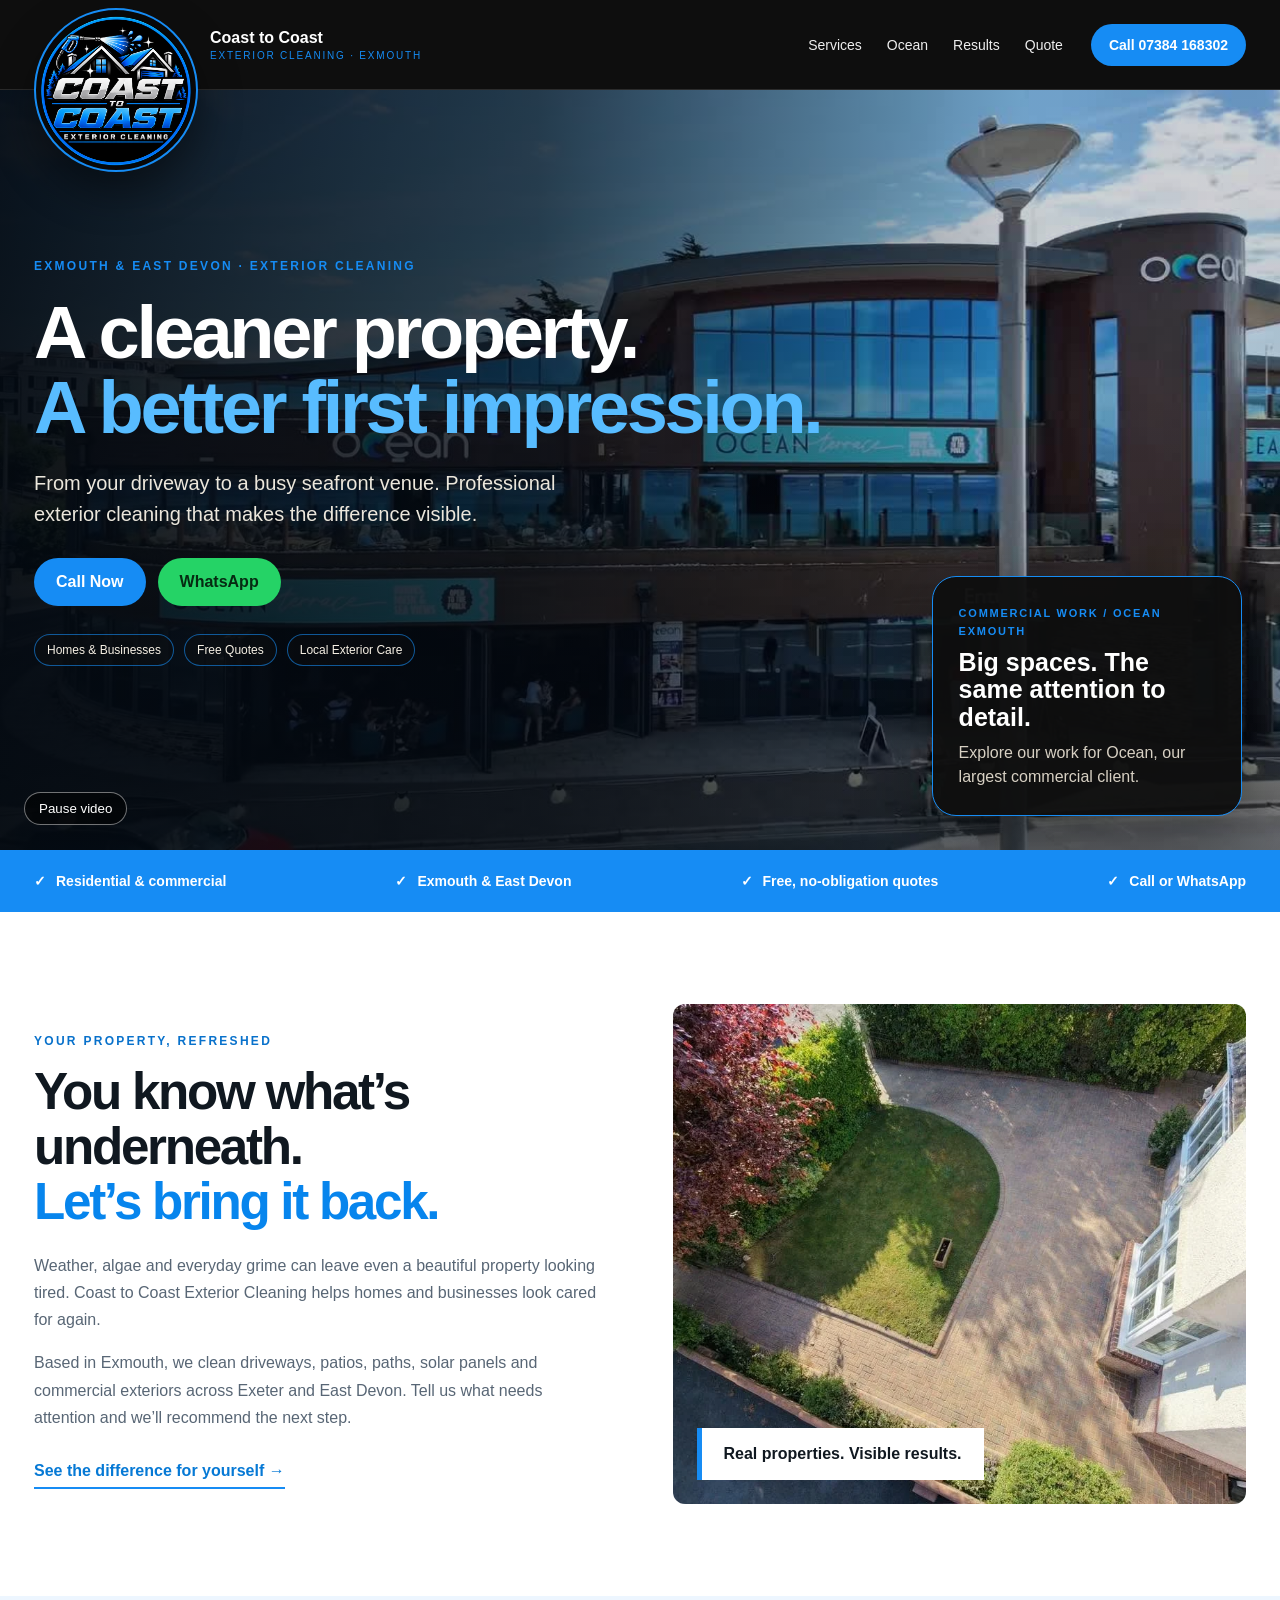
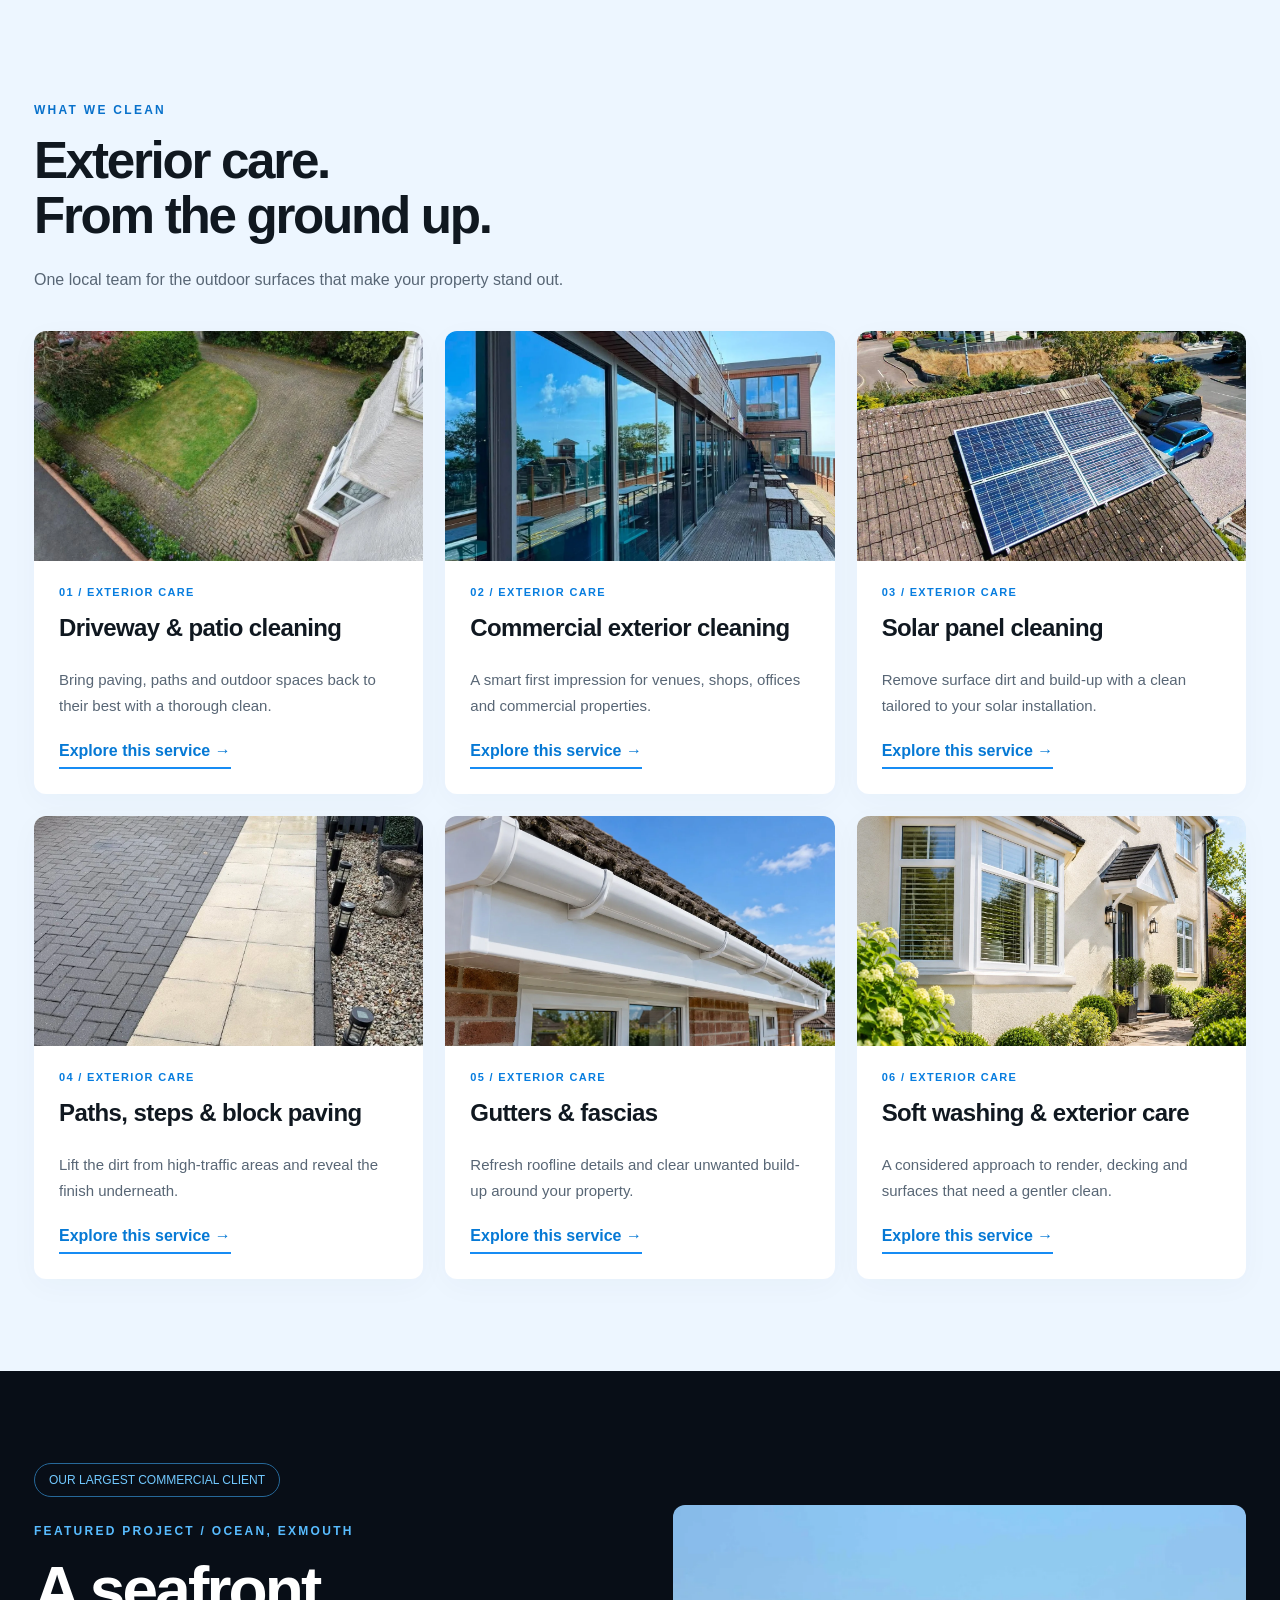
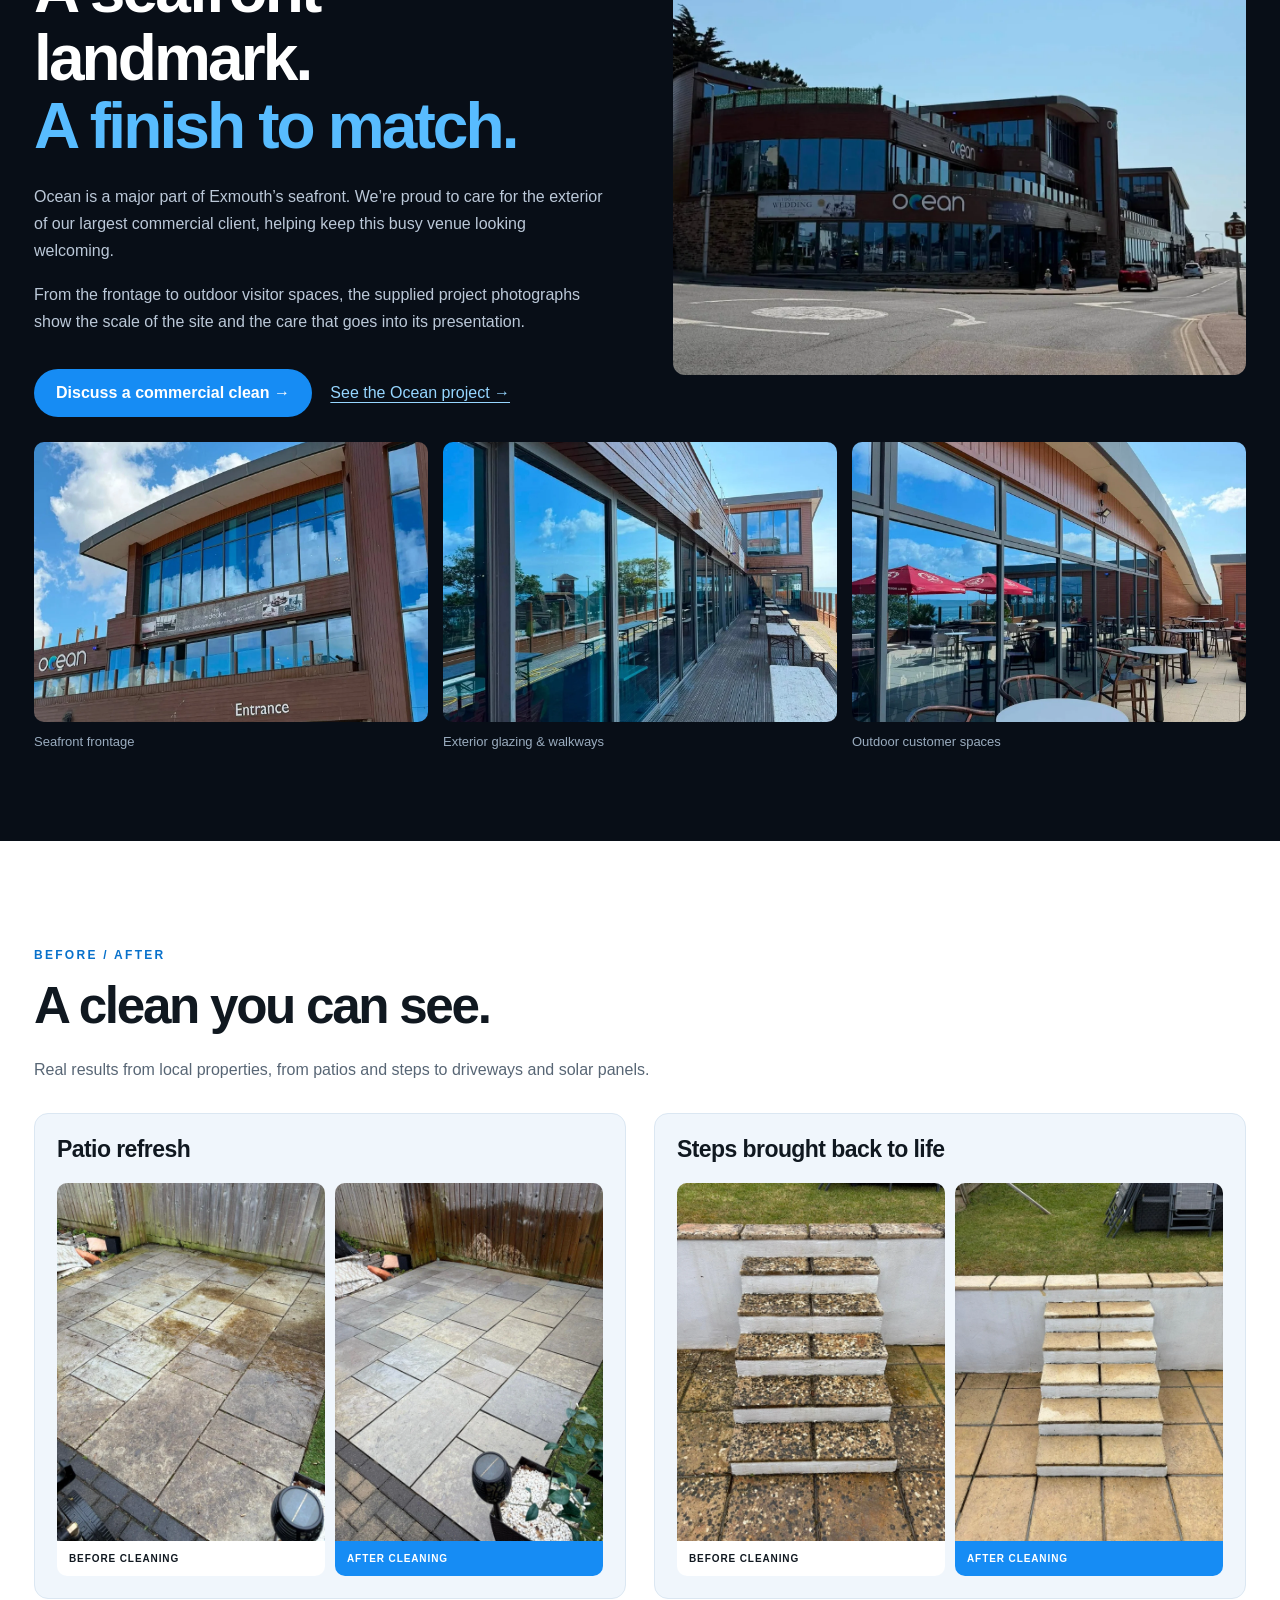
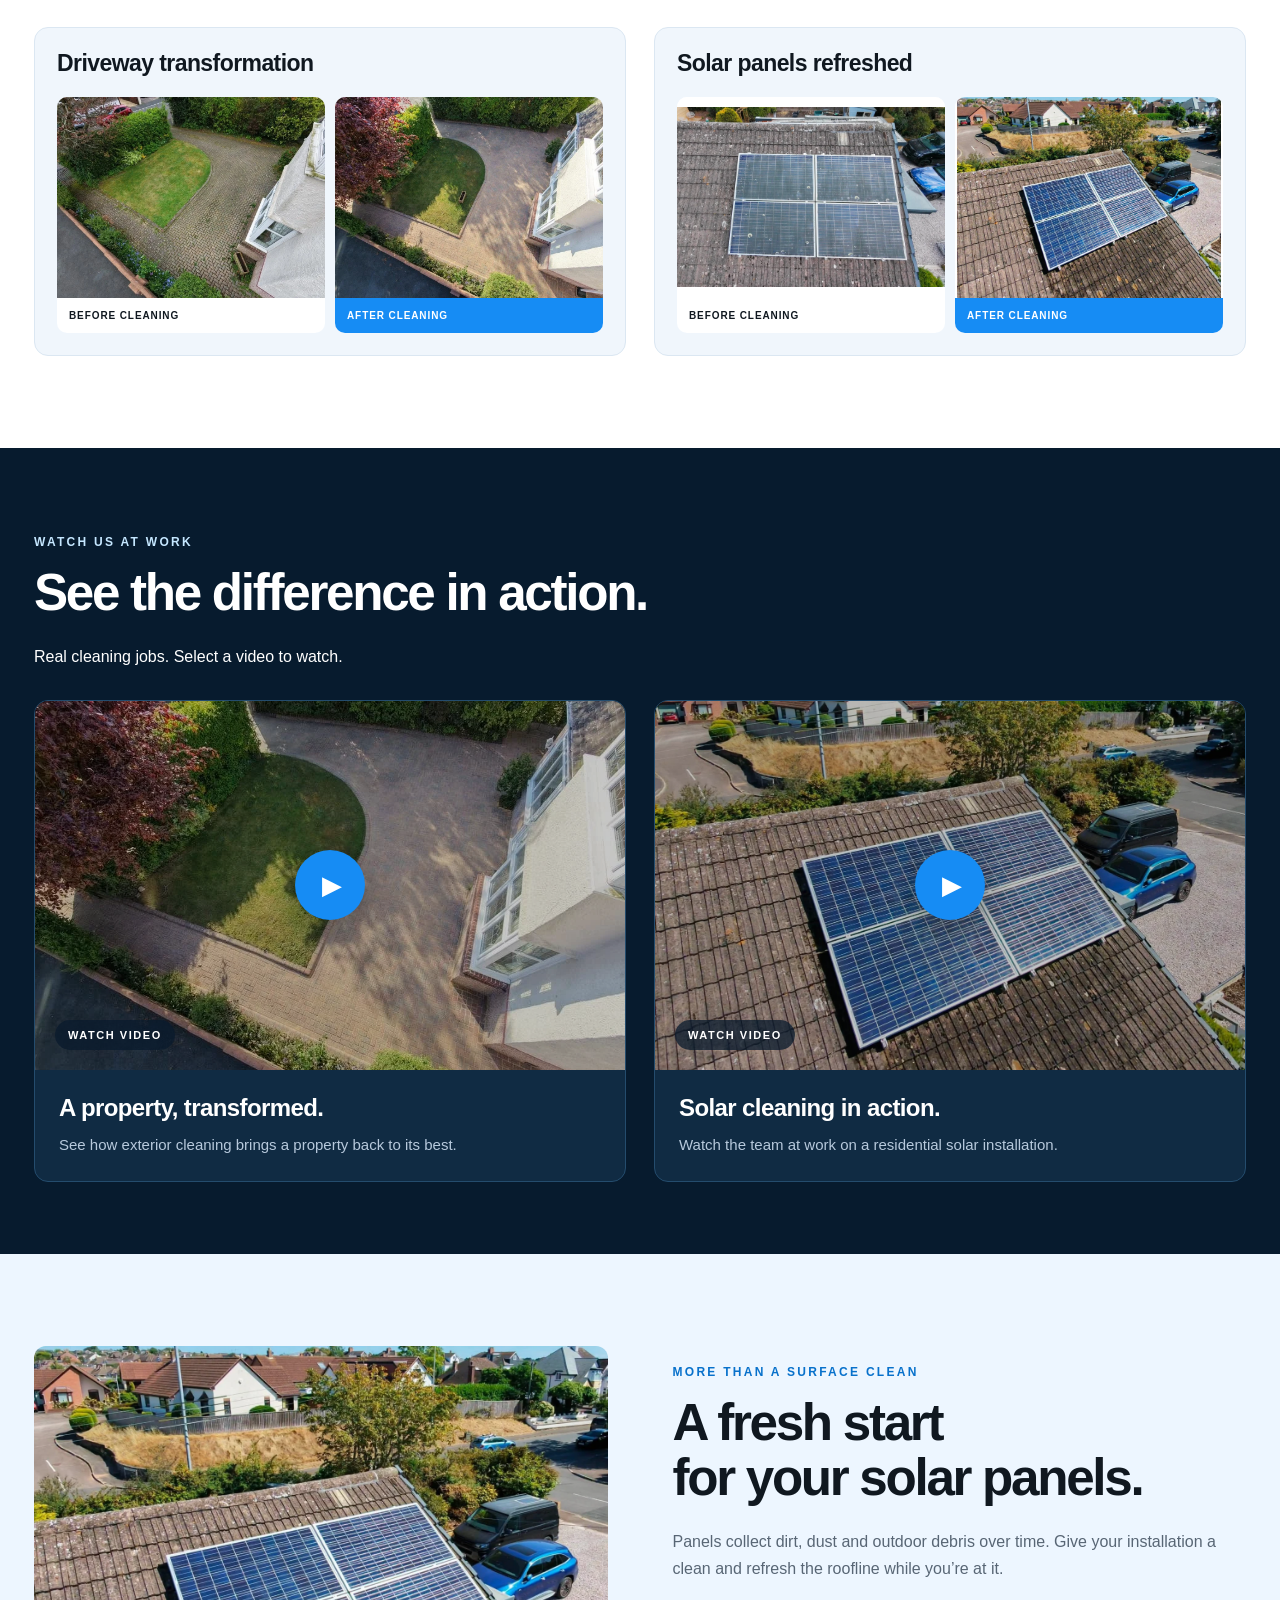
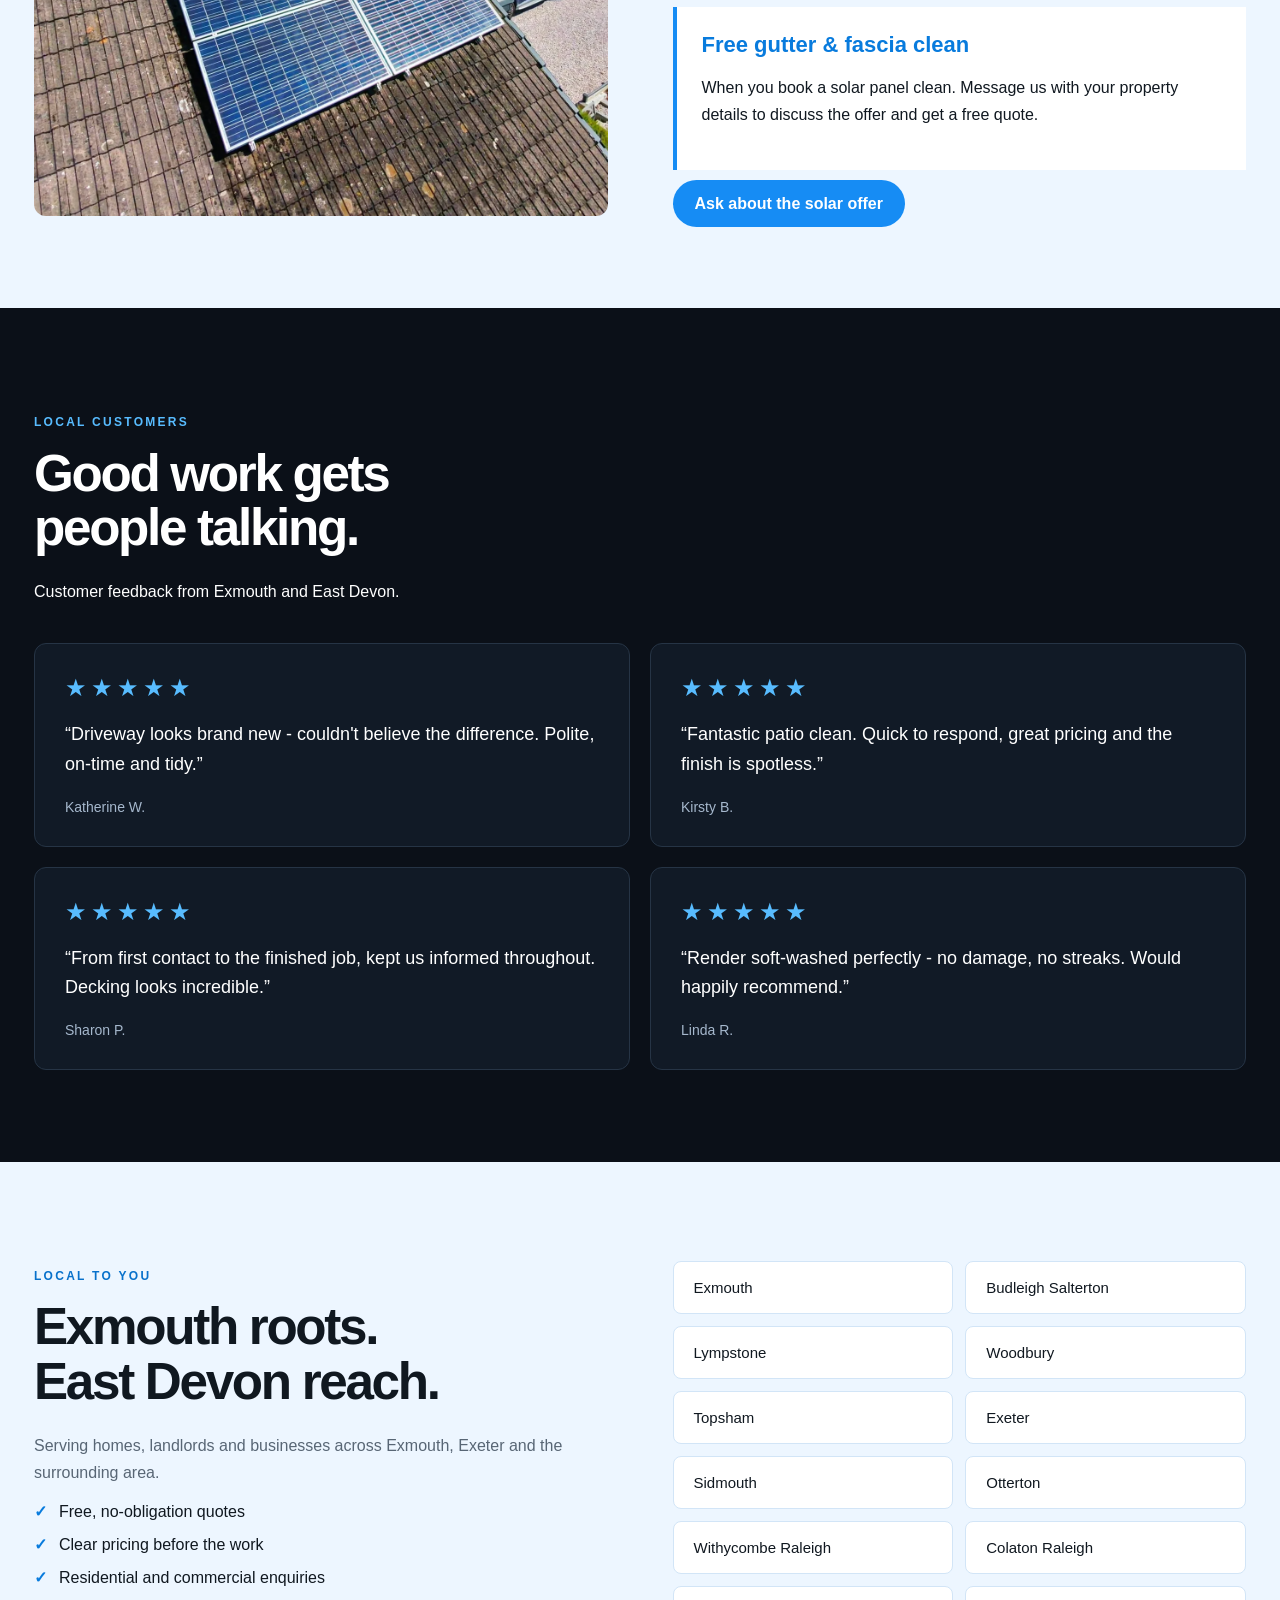
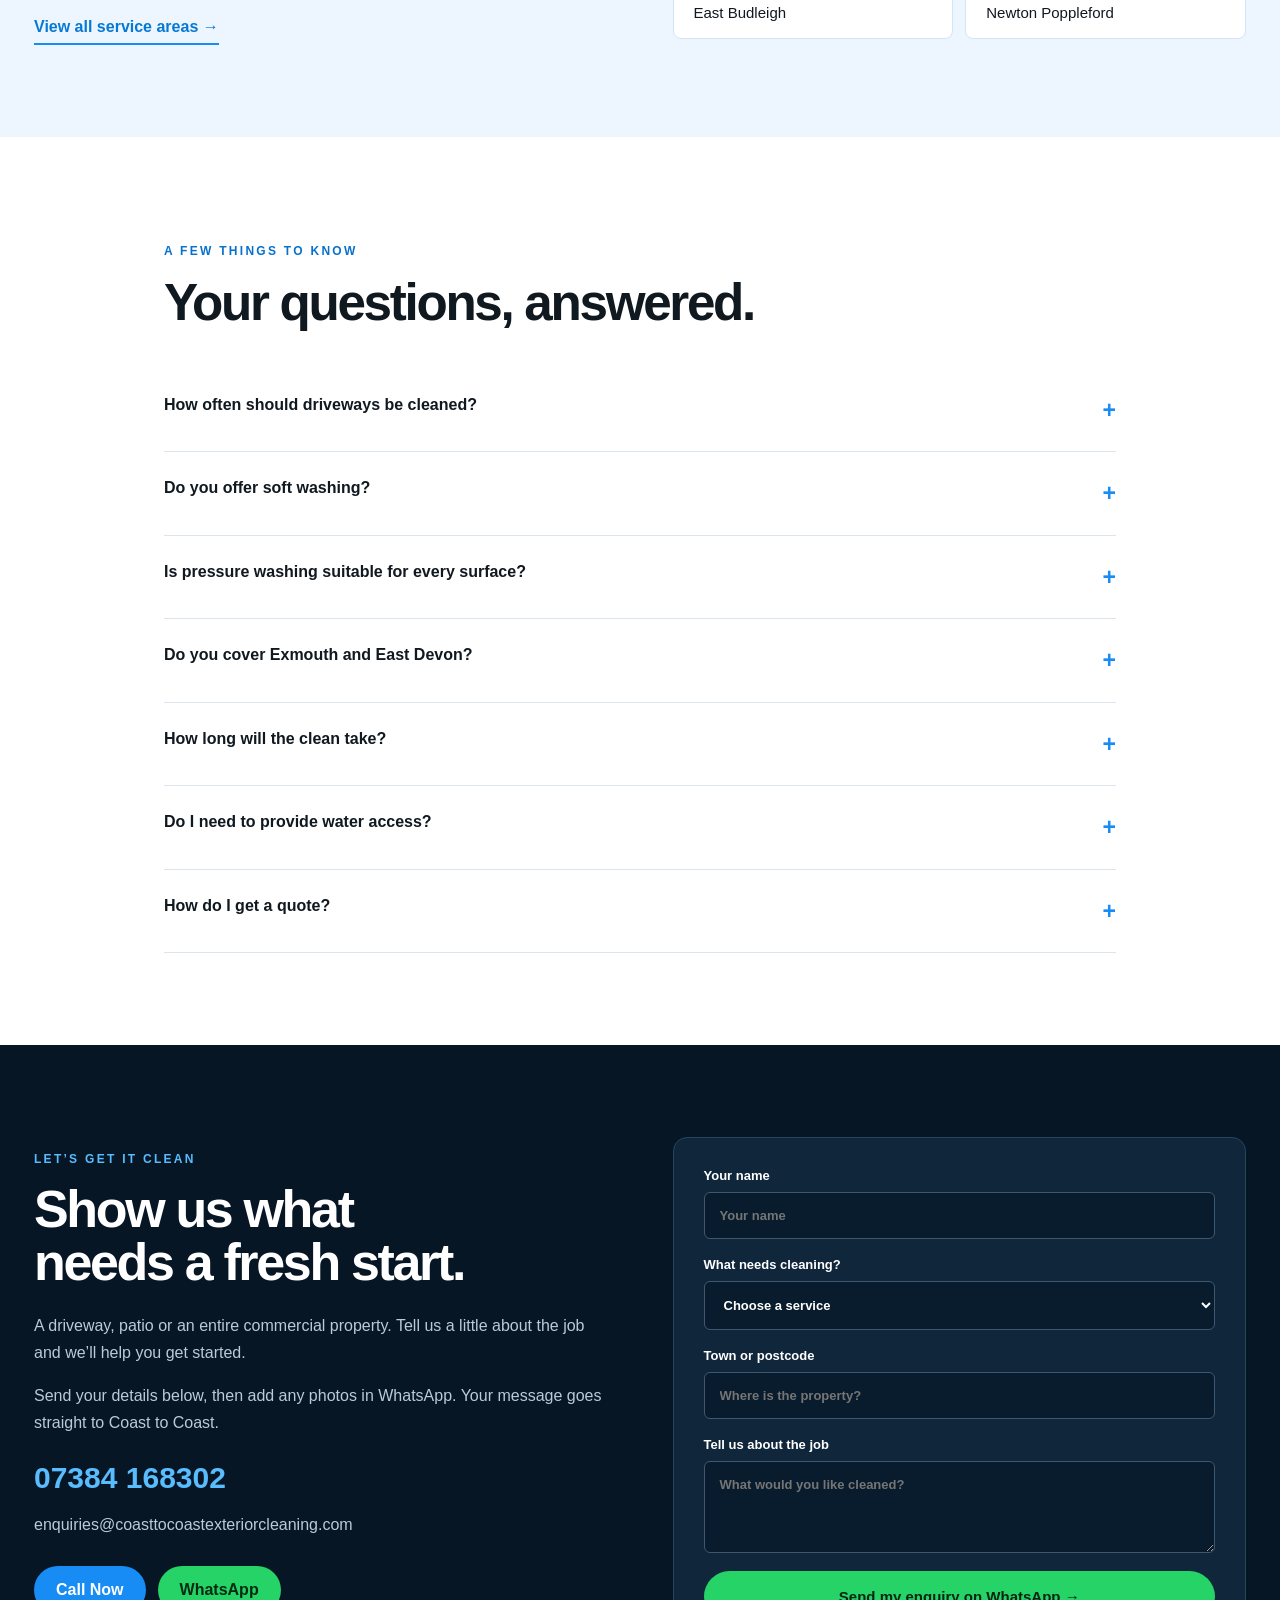
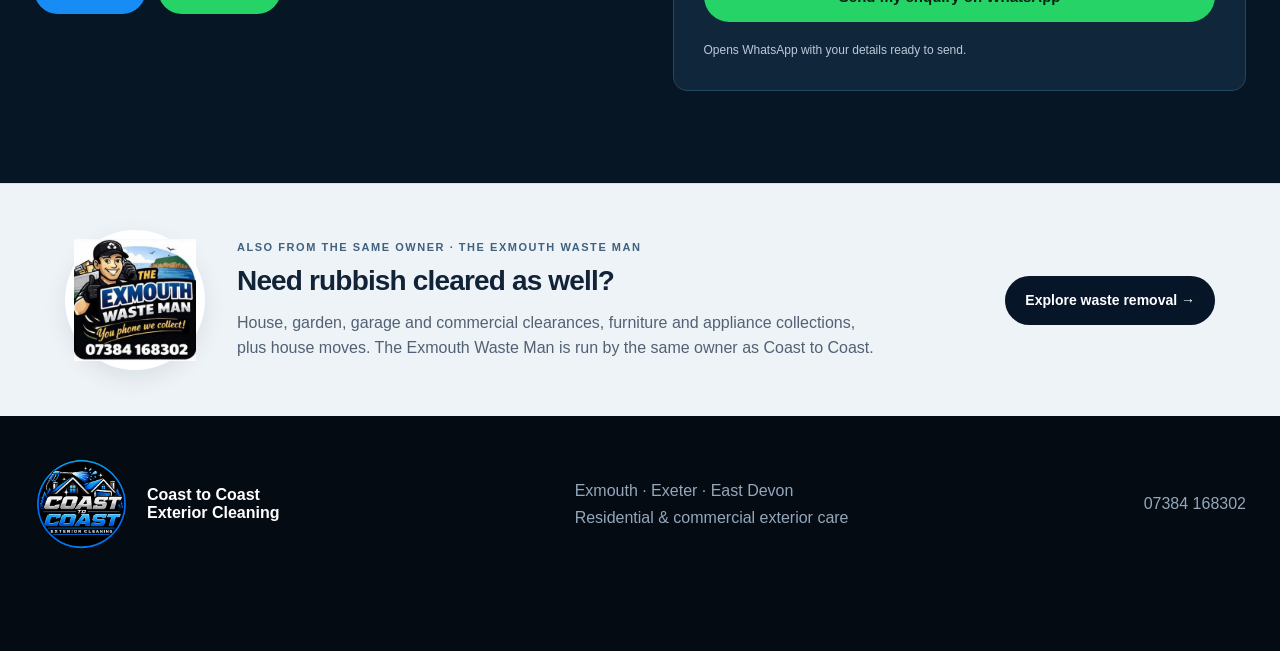
<file: index.html>
<!doctype html><html lang="en-GB"><head><meta charset="utf-8"><meta name="viewport" content="width=device-width,initial-scale=1"><meta name="theme-color" content="#071625"><title>Exterior Cleaning in Exmouth &amp; East Devon | Coast to Coast</title><meta name="description" content="Exterior cleaning in Exmouth, Exeter and East Devon. Driveways, patios, commercial premises, solar panels, gutters and fascias. Call 07384 168302 for a free quote."><meta name="robots" content="index,follow,max-image-preview:large"><link rel="canonical" href="https://coasttocoastexteriorcleaning.co.uk/"><link rel="icon" href="assets/logo.png"><link rel="stylesheet" href="style.css?v=6"><meta property="og:type" content="website"><meta property="og:locale" content="en_GB"><meta property="og:site_name" content="Coast to Coast Exterior Cleaning"><meta property="og:title" content="Exterior Cleaning in Exmouth &amp; East Devon | Coast to Coast"><meta property="og:description" content="Exterior cleaning in Exmouth, Exeter and East Devon. Driveways, patios, commercial premises, solar panels, gutters and fascias. Call 07384 168302 for a free quote."><meta property="og:url" content="https://coasttocoastexteriorcleaning.co.uk/"><meta property="og:image" content="https://coasttocoastexteriorcleaning.co.uk/assets/coast-to-coast-share.jpg"><meta property="og:image:secure_url" content="https://coasttocoastexteriorcleaning.co.uk/assets/coast-to-coast-share.jpg"><meta property="og:image:width" content="1200"><meta property="og:image:height" content="630"><meta property="og:image:alt" content="Coast to Coast Exterior Cleaning, Exmouth and East Devon"><meta name="twitter:card" content="summary_large_image"><meta name="twitter:title" content="Exterior Cleaning in Exmouth &amp; East Devon | Coast to Coast"><meta name="twitter:description" content="Exterior cleaning in Exmouth, Exeter and East Devon. Driveways, patios, commercial premises, solar panels, gutters and fascias. Call 07384 168302 for a free quote."><meta name="twitter:image" content="https://coasttocoastexteriorcleaning.co.uk/assets/coast-to-coast-share.jpg"><meta name="twitter:image:alt" content="Coast to Coast Exterior Cleaning, Exmouth and East Devon"><script type="application/ld+json">{"@context": "https://schema.org", "@graph": [{"@type": "LocalBusiness", "@id": "https://coasttocoastexteriorcleaning.co.uk/#business", "name": "Coast to Coast Exterior Cleaning", "url": "https://coasttocoastexteriorcleaning.co.uk/", "logo": "https://coasttocoastexteriorcleaning.co.uk/assets/logo.png", "image": "https://coasttocoastexteriorcleaning.co.uk/assets/coast-to-coast-share.jpg", "telephone": "+447384168302", "email": "enquiries@coasttocoastexteriorcleaning.com", "areaServed": ["Exmouth", "Budleigh Salterton", "Lympstone", "Woodbury", "Topsham", "Exeter", "Sidmouth", "Otterton", "Withycombe Raleigh", "Colaton Raleigh", "East Budleigh", "Newton Poppleford"]}, {"@type": "WebSite", "@id": "https://coasttocoastexteriorcleaning.co.uk/#website", "url": "https://coasttocoastexteriorcleaning.co.uk/", "name": "Coast to Coast Exterior Cleaning", "publisher": {"@id": "https://coasttocoastexteriorcleaning.co.uk/#business"}}, {"@type": "WebPage", "@id": "https://coasttocoastexteriorcleaning.co.uk/#page", "url": "https://coasttocoastexteriorcleaning.co.uk/", "name": "Exterior Cleaning in Exmouth & East Devon | Coast to Coast", "description": "Exterior cleaning in Exmouth, Exeter and East Devon. Driveways, patios, commercial premises, solar panels, gutters and fascias. Call 07384 168302 for a free quote.", "isPartOf": {"@id": "https://coasttocoastexteriorcleaning.co.uk/#website"}, "inLanguage": "en-GB"}]}</script></head><body><a class="skip" href="#top">Skip to content</a>
<header class="site-header"><div class="nav-wrap"><a class="brand" href="#top" aria-label="Coast to Coast home"><img src="assets/logo.png" alt="Coast to Coast Exterior Cleaning" width="1254" height="1254"></a><div class="brand-copy"><strong>Coast to Coast</strong><span>Exterior Cleaning · Exmouth</span></div><nav id="nav" aria-label="Main navigation"><a href="#services">Services</a><a href="#ocean">Ocean</a><a href="#results">Results</a><a href="#quote">Quote</a></nav><a class="head-call" href="tel:+447384168302">Call 07384 168302</a><button class="menu-toggle" aria-controls="nav" aria-expanded="false" aria-label="Toggle menu">☰</button></div></header>
<main id="top"><section class="hero"><video class="hero-bg" id="hero-video" autoplay muted loop playsinline preload="metadata" poster="assets/hero-poster.jpg" aria-label="Ocean Exmouth commercial exterior"><source src="assets/hero-clean.mp4" type="video/mp4"></video><div class="hero-mask"></div><div class="hero-inner"><p class="eyebrow">EXMOUTH & EAST DEVON · EXTERIOR CLEANING</p><h1>A cleaner property.<br><em>A better first impression.</em></h1><p class="lead">From your driveway to a busy seafront venue. Professional exterior cleaning that makes the difference visible.</p><div class="hero-actions"><a class="btn primary" href="tel:+447384168302">Call Now</a><a class="btn whatsapp" href="https://wa.me/447384168302?text=Hi%20Coast%20to%20Coast%2C%20I%27d%20like%20a%20cleaning%20quote." target="_blank" rel="noopener">WhatsApp</a></div><div class="trust-row"><span>Homes & Businesses</span><span>Free Quotes</span><span>Local Exterior Care</span></div></div><aside class="hero-card"><span>COMMERCIAL WORK / OCEAN EXMOUTH</span><strong>Big spaces. The same attention to detail.</strong><p>Explore our work for Ocean, our largest commercial client.</p></aside><button class="video-toggle" id="hero-toggle" aria-label="Pause background video">Pause video</button></section>
<div class="band"><div class="band-inner"><span>Residential & commercial</span><span>Exmouth & East Devon</span><span>Free, no-obligation quotes</span><span>Call or WhatsApp</span></div></div>
<section class="wrap split"><div><p class="kicker">YOUR PROPERTY, REFRESHED</p><h2>You know what’s underneath.<br><span class="blue-text">Let’s bring it back.</span></h2><p class="muted">Weather, algae and everyday grime can leave even a beautiful property looking tired. Coast to Coast Exterior Cleaning helps homes and businesses look cared for again.</p><p class="muted">Based in Exmouth, we clean driveways, patios, paths, solar panels and commercial exteriors across Exeter and East Devon. Tell us what needs attention and we’ll recommend the next step.</p><a class="text-link" href="#results">See the difference for yourself →</a></div><div class="intro-photo"><img src="assets/driveway-clean.webp" alt="Freshly cleaned driveway and garden path" loading="lazy" width="960" height="720" srcset="assets/driveway-clean-640.webp 640w, assets/driveway-clean.webp 960w" sizes="(max-width: 600px) 100vw, 55vw"><div class="photo-note">Real properties. Visible results.</div></div></section>
<section class="services" id="services"><div class="wrap"><div class="section-title"><p class="kicker">WHAT WE CLEAN</p><h2>Exterior care.<br>From the ground up.</h2><p class="muted">One local team for the outdoor surfaces that make your property stand out.</p></div><div class="service-grid"><article class="service"><img src="assets/driveway.webp" alt="Driveway & patio cleaning" loading="lazy" width="960" height="720" srcset="assets/driveway-640.webp 640w, assets/driveway.webp 960w" sizes="(max-width: 600px) 100vw, 55vw"><div class="service-body"><span class="service-tag">01 / EXTERIOR CARE</span><h3>Driveway & patio cleaning</h3><p>Bring paving, paths and outdoor spaces back to their best with a thorough clean.</p><a class="text-link" href="driveway-patio-cleaning.html">Explore this service →</a></div></article><article class="service"><img src="assets/ocean-windows.webp" alt="Commercial exterior cleaning" loading="lazy" width="1200" height="1600" srcset="assets/ocean-windows-640.webp 640w, assets/ocean-windows.webp 1200w" sizes="(max-width: 600px) 100vw, 55vw"><div class="service-body"><span class="service-tag">02 / EXTERIOR CARE</span><h3>Commercial exterior cleaning</h3><p>A smart first impression for venues, shops, offices and commercial properties.</p><a class="text-link" href="commercial-exterior-cleaning.html">Explore this service →</a></div></article><article class="service"><img src="assets/solar.webp" alt="Solar panel cleaning" loading="lazy" width="1440" height="1098" srcset="assets/solar-640.webp 640w, assets/solar.webp 1440w" sizes="(max-width: 600px) 100vw, 55vw"><div class="service-body"><span class="service-tag">03 / EXTERIOR CARE</span><h3>Solar panel cleaning</h3><p>Remove surface dirt and build-up with a clean tailored to your solar installation.</p><a class="text-link" href="solar-panel-cleaning.html">Explore this service →</a></div></article><article class="service"><img src="assets/paving.webp" alt="Paths, steps & block paving" loading="lazy" width="1200" height="1600" srcset="assets/paving-640.webp 640w, assets/paving.webp 1200w" sizes="(max-width: 600px) 100vw, 55vw"><div class="service-body"><span class="service-tag">04 / EXTERIOR CARE</span><h3>Paths, steps & block paving</h3><p>Lift the dirt from high-traffic areas and reveal the finish underneath.</p><a class="text-link" href="paths-steps-block-paving.html">Explore this service →</a></div></article><article class="service"><img src="assets/gutters.webp" alt="Gutters and fascias" loading="lazy" width="1400" height="933" srcset="assets/gutters-640.webp 640w, assets/gutters.webp 1400w" sizes="(max-width: 600px) 100vw, 55vw"><div class="service-body"><span class="service-tag">05 / EXTERIOR CARE</span><h3>Gutters & fascias</h3><p>Refresh roofline details and clear unwanted build-up around your property.</p><a class="text-link" href="gutter-fascia-cleaning.html">Explore this service →</a></div></article><article class="service"><img src="assets/soft-washing.webp" alt="Rendered house exterior" loading="lazy" width="1400" height="933" srcset="assets/soft-washing-640.webp 640w, assets/soft-washing.webp 1400w" sizes="(max-width: 600px) 100vw, 55vw"><div class="service-body"><span class="service-tag">06 / EXTERIOR CARE</span><h3>Soft washing & exterior care</h3><p>A considered approach to render, decking and surfaces that need a gentler clean.</p><a class="text-link" href="soft-washing.html">Explore this service →</a></div></article></div></div></section>
<section class="commercial" id="ocean"><div class="wrap"><div class="split"><div><span class="client-pill">OUR LARGEST COMMERCIAL CLIENT</span><p class="kicker">FEATURED PROJECT / OCEAN, EXMOUTH</p><h2 class="ocean-heading">A seafront landmark.<br><em>A finish to match.</em></h2><p>Ocean is a major part of Exmouth’s seafront. We’re proud to care for the exterior of our largest commercial client, helping keep this busy venue looking welcoming.</p><p>From the frontage to outdoor visitor spaces, the supplied project photographs show the scale of the site and the care that goes into its presentation.</p><a class="btn primary" href="#quote">Discuss a commercial clean →</a> <a class="project-more" href="ocean-exmouth.html">See the Ocean project →</a></div><img class="ocean-main" src="assets/ocean-wide.webp" alt="Ocean Exmouth seafront venue, Coast to Coast's largest commercial client" loading="lazy" width="1440" height="1080" srcset="assets/ocean-wide-640.webp 640w, assets/ocean-wide.webp 1440w" sizes="(max-width: 600px) 100vw, 55vw"></div><div class="ocean-grid"><figure><img src="assets/ocean-front.webp" alt="Ocean main entrance and frontage" loading="lazy" width="1200" height="1600" srcset="assets/ocean-front-640.webp 640w, assets/ocean-front.webp 1200w" sizes="(max-width: 600px) 100vw, 55vw"><figcaption>Seafront frontage</figcaption></figure><figure><img src="assets/ocean-windows.webp" alt="Ocean exterior glazing and walkway" loading="lazy" width="1200" height="1600" srcset="assets/ocean-windows-640.webp 640w, assets/ocean-windows.webp 1200w" sizes="(max-width: 600px) 100vw, 55vw"><figcaption>Exterior glazing & walkways</figcaption></figure><figure><img src="assets/ocean-terrace.webp" alt="Ocean outdoor seating terrace" loading="lazy" width="1200" height="1600" srcset="assets/ocean-terrace-640.webp 640w, assets/ocean-terrace.webp 1200w" sizes="(max-width: 600px) 100vw, 55vw"><figcaption>Outdoor customer spaces</figcaption></figure></div></div></section>
<section class="transformations" id="results"><div class="wrap"><div class="section-title"><p class="kicker">BEFORE / AFTER</p><h2>A clean you can see.</h2><p class="muted">Real results from local properties, from patios and steps to driveways and solar panels.</p></div><div class="results-grid"><article class="result-block"><h3>Patio refresh</h3><div class="ba-pair"><figure><img src="assets/patio-before.webp" alt="Patio refresh before cleaning" loading="lazy" width="1200" height="1600" srcset="assets/patio-before-640.webp 640w, assets/patio-before.webp 1200w" sizes="(max-width: 600px) 100vw, 55vw"><figcaption>Before cleaning</figcaption></figure><figure><img src="assets/patio-after.webp" alt="Patio refresh after cleaning" loading="lazy" width="1200" height="1600" srcset="assets/patio-after-640.webp 640w, assets/patio-after.webp 1200w" sizes="(max-width: 600px) 100vw, 55vw"><figcaption>After cleaning</figcaption></figure></div></article><article class="result-block"><h3>Steps brought back to life</h3><div class="ba-pair"><figure><img src="assets/steps-before.webp" alt="Steps brought back to life before cleaning" loading="lazy" width="1200" height="1600" srcset="assets/steps-before-640.webp 640w, assets/steps-before.webp 1200w" sizes="(max-width: 600px) 100vw, 55vw"><figcaption>Before cleaning</figcaption></figure><figure><img src="assets/steps-after.webp" alt="Steps brought back to life after cleaning" loading="lazy" width="1200" height="1600" srcset="assets/steps-after-640.webp 640w, assets/steps-after.webp 1200w" sizes="(max-width: 600px) 100vw, 55vw"><figcaption>After cleaning</figcaption></figure></div></article><article class="result-block landscape-result"><h3>Driveway transformation</h3><div class="ba-pair"><figure><img src="assets/driveway.webp" alt="Driveway transformation before cleaning" loading="lazy" width="960" height="720" srcset="assets/driveway-640.webp 640w, assets/driveway.webp 960w" sizes="(max-width: 600px) 100vw, 55vw"><figcaption>Before cleaning</figcaption></figure><figure><img src="assets/driveway-clean.webp" alt="Driveway transformation after cleaning" loading="lazy" width="960" height="720" srcset="assets/driveway-clean-640.webp 640w, assets/driveway-clean.webp 960w" sizes="(max-width: 600px) 100vw, 55vw"><figcaption>After cleaning</figcaption></figure></div></article><article class="result-block landscape-result"><h3>Solar panels refreshed</h3><div class="ba-pair"><figure><img src="assets/solar-clean.webp" alt="Solar panels refreshed before cleaning" loading="lazy" width="1440" height="965" srcset="assets/solar-clean-640.webp 640w, assets/solar-clean.webp 1440w" sizes="(max-width: 600px) 100vw, 55vw"><figcaption>Before cleaning</figcaption></figure><figure><img src="assets/solar.webp" alt="Solar panels refreshed after cleaning" loading="lazy" width="1440" height="1098" srcset="assets/solar-640.webp 640w, assets/solar.webp 1440w" sizes="(max-width: 600px) 100vw, 55vw"><figcaption>After cleaning</figcaption></figure></div></article></div></div></section><section class="videos" id="videos"><div class="wrap"><div class="section-title"><p class="kicker">WATCH US AT WORK</p><h2>See the difference in action.</h2><p>Real cleaning jobs. Select a video to watch.</p></div><div class="video-grid"><article class="video-card"><button class="video-launch" data-dialog="video-property" aria-label="Play: A property, transformed."><img src="assets/driveway-clean.webp" alt="" loading="lazy" width="960" height="720" srcset="assets/driveway-clean-640.webp 640w, assets/driveway-clean.webp 960w" sizes="(max-width: 600px) 100vw, 55vw"><span class="play-symbol" aria-hidden="true">▶</span><span class="watch-label">WATCH VIDEO</span></button><div class="video-copy"><h3>A property, transformed.</h3><p>See how exterior cleaning brings a property back to its best.</p></div></article><article class="video-card"><button class="video-launch" data-dialog="video-solar" aria-label="Play: Solar cleaning in action."><img src="assets/solar.webp" alt="" loading="lazy" width="1440" height="1098" srcset="assets/solar-640.webp 640w, assets/solar.webp 1440w" sizes="(max-width: 600px) 100vw, 55vw"><span class="play-symbol" aria-hidden="true">▶</span><span class="watch-label">WATCH VIDEO</span></button><div class="video-copy"><h3>Solar cleaning in action.</h3><p>Watch the team at work on a residential solar installation.</p></div></article></div><dialog class="video-dialog" id="video-property" aria-label="Property cleaning video"><button class="dialog-close" aria-label="Close video">✕</button><video class="work-video" controls playsinline preload="none" aria-label="Property cleaning video"><source src="assets/work.mp4" type="video/mp4"></video></dialog><dialog class="video-dialog" id="video-solar" aria-label="Solar panel cleaning video"><button class="dialog-close" aria-label="Close video">✕</button><video class="work-video" controls playsinline preload="none" aria-label="Solar panel cleaning video"><source src="assets/solar-work.mp4" type="video/mp4"></video></dialog></div></section>
<section class="solar-section"><div class="wrap split"><img src="assets/solar.webp" alt="Residential rooftop solar panel installation" loading="lazy" width="1440" height="1098" srcset="assets/solar-640.webp 640w, assets/solar.webp 1440w" sizes="(max-width: 600px) 100vw, 55vw"><div><p class="kicker">MORE THAN A SURFACE CLEAN</p><h2>A fresh start<br>for your solar panels.</h2><p class="muted">Panels collect dirt, dust and outdoor debris over time. Give your installation a clean and refresh the roofline while you’re at it.</p><div class="offer"><strong>Free gutter & fascia clean</strong><p>When you book a solar panel clean. Message us with your property details to discuss the offer and get a free quote.</p></div><a class="btn primary" href="https://wa.me/447384168302?text=Hi%20Coast%20to%20Coast%2C%20I%27d%20like%20a%20cleaning%20quote." target="_blank" rel="noopener">Ask about the solar offer</a></div></div></section>
<section class="reviews"><div class="wrap"><div class="section-title"><p class="kicker">LOCAL CUSTOMERS</p><h2>Good work gets<br>people talking.</h2><p>Customer feedback from Exmouth and East Devon.</p></div><div class="review-grid"><article class="review"><div class="stars" aria-label="5 stars">★★★★★</div><blockquote>“Driveway looks brand new - couldn't believe the difference. Polite, on-time and tidy.”</blockquote><cite>Katherine W.</cite></article><article class="review"><div class="stars" aria-label="5 stars">★★★★★</div><blockquote>“Fantastic patio clean. Quick to respond, great pricing and the finish is spotless.”</blockquote><cite>Kirsty B.</cite></article><article class="review"><div class="stars" aria-label="5 stars">★★★★★</div><blockquote>“From first contact to the finished job, kept us informed throughout. Decking looks incredible.”</blockquote><cite>Sharon P.</cite></article><article class="review"><div class="stars" aria-label="5 stars">★★★★★</div><blockquote>“Render soft-washed perfectly - no damage, no streaks. Would happily recommend.”</blockquote><cite>Linda R.</cite></article></div></div></section>
<section class="areas"><div class="wrap split"><div><p class="kicker">LOCAL TO YOU</p><h2>Exmouth roots.<br>East Devon reach.</h2><p class="muted">Serving homes, landlords and businesses across Exmouth, Exeter and the surrounding area.</p><ul class="ticks"><li>Free, no-obligation quotes</li><li>Clear pricing before the work</li><li>Residential and commercial enquiries</li></ul><a class="text-link" href="service-areas.html">View all service areas →</a></div><div class="towns"><span>Exmouth</span><span>Budleigh Salterton</span><span>Lympstone</span><span>Woodbury</span><span>Topsham</span><span>Exeter</span><span>Sidmouth</span><span>Otterton</span><span>Withycombe Raleigh</span><span>Colaton Raleigh</span><span>East Budleigh</span><span>Newton Poppleford</span></div></div></section>
<section class="faq"><div class="wrap"><div class="section-title"><p class="kicker">A FEW THINGS TO KNOW</p><h2>Your questions, answered.</h2></div><details><summary>How often should driveways be cleaned?</summary><p>It depends on the surface, shade and how quickly dirt and growth return. Send a photo and we can help you decide whether your driveway is ready for a clean.</p></details><details><summary>Do you offer soft washing?</summary><p>Yes. Soft washing is available for suitable exterior surfaces. We assess the surface before recommending a cleaning method.</p></details><details><summary>Is pressure washing suitable for every surface?</summary><p>The cleaning approach depends on the material and its condition. We discuss the right method for your paving, render or other exterior surface before work begins.</p></details><details><summary>Do you cover Exmouth and East Devon?</summary><p>Yes. We are based in Exmouth and cover Exeter and the surrounding East Devon towns listed above. Contact us if you are unsure whether your property is within our area.</p></details><details><summary>How long will the clean take?</summary><p>Timing depends on the size, condition and access at the property. We can give an estimate when preparing your quote.</p></details><details><summary>Do I need to provide water access?</summary><p>Let us know what outside water access is available when you enquire, so we can plan the job with you.</p></details><details><summary>How do I get a quote?</summary><p>Call us, send photos on WhatsApp or complete the form below. Quotes are free and carry no obligation.</p></details></div></section>
<section class="quote" id="quote"><div class="wrap split"><div><p class="kicker">LET’S GET IT CLEAN</p><h2>Show us what<br>needs a fresh start.</h2><p>A driveway, patio or an entire commercial property. Tell us a little about the job and we’ll help you get started.</p><p>Send your details below, then add any photos in WhatsApp. Your message goes straight to Coast to Coast.</p><a class="contact-number" href="tel:+447384168302">07384 168302</a><p><a class="email" href="mailto:enquiries@coasttocoastexteriorcleaning.com">enquiries@coasttocoastexteriorcleaning.com</a></p><div class="hero-actions"><a class="btn primary" href="tel:+447384168302">Call Now</a><a class="btn whatsapp" href="https://wa.me/447384168302?text=Hi%20Coast%20to%20Coast%2C%20I%27d%20like%20a%20cleaning%20quote." target="_blank" rel="noopener">WhatsApp</a></div></div><form class="wa-form" id="wa-form"><label>Your name<input name="name" autocomplete="name" required maxlength="100" placeholder="Your name"></label><label>What needs cleaning?<select name="service" required><option value="">Choose a service</option><option>Driveway & patio cleaning</option><option>Commercial exterior cleaning</option><option>Solar panel cleaning</option><option>Paths, steps & block paving</option><option>Gutters & fascias</option><option>Soft washing & exterior care</option><option>Other / multiple services</option></select></label><label>Town or postcode<input name="area" autocomplete="postal-code" required maxlength="100" placeholder="Where is the property?"></label><label>Tell us about the job<textarea name="details" required rows="4" maxlength="2000" placeholder="What would you like cleaned?"></textarea></label><button type="submit">Send my enquiry on WhatsApp →</button><p class="form-note">Opens WhatsApp with your details ready to send.</p></form></div></section><section class="sister-business" aria-label="Our sister business"><div class="sister-inner"><a class="sister-logo" href="https://theexmouthwasteman.co.uk/" target="_blank" rel="noopener" aria-label="Visit The Exmouth Waste Man"><img src="assets/exmouth-waste-man-logo.png" alt="The Exmouth Waste Man logo" loading="lazy" width="140" height="140"></a><div class="sister-copy"><p class="sister-label">Also from the same owner · The Exmouth Waste Man</p><h2>Need rubbish cleared as well?</h2><p>House, garden, garage and commercial clearances, furniture and appliance collections, plus house moves. The Exmouth Waste Man is run by the same owner as Coast to Coast.</p></div><a class="sister-link" href="https://theexmouthwasteman.co.uk/" target="_blank" rel="noopener">Explore waste removal →</a></div></section>
</main>
<footer><div class="footer-inner"><div class="footer-brand"><img src="assets/logo.png" alt="Coast to Coast logo" loading="lazy" width="1254" height="1254"><strong>Coast to Coast<br>Exterior Cleaning</strong></div><p>Exmouth · Exeter · East Devon<br>Residential & commercial exterior care</p><a href="tel:+447384168302">07384 168302</a></div></footer><div class="floating" id="floating" hidden aria-label="Quick contact"><a href="tel:+447384168302">Call Now</a><a href="https://wa.me/447384168302?text=Hi%20Coast%20to%20Coast%2C%20I%27d%20like%20a%20cleaning%20quote." target="_blank" rel="noopener">WhatsApp</a></div><script src="script.js?v=4"></script></body></html>
</file>
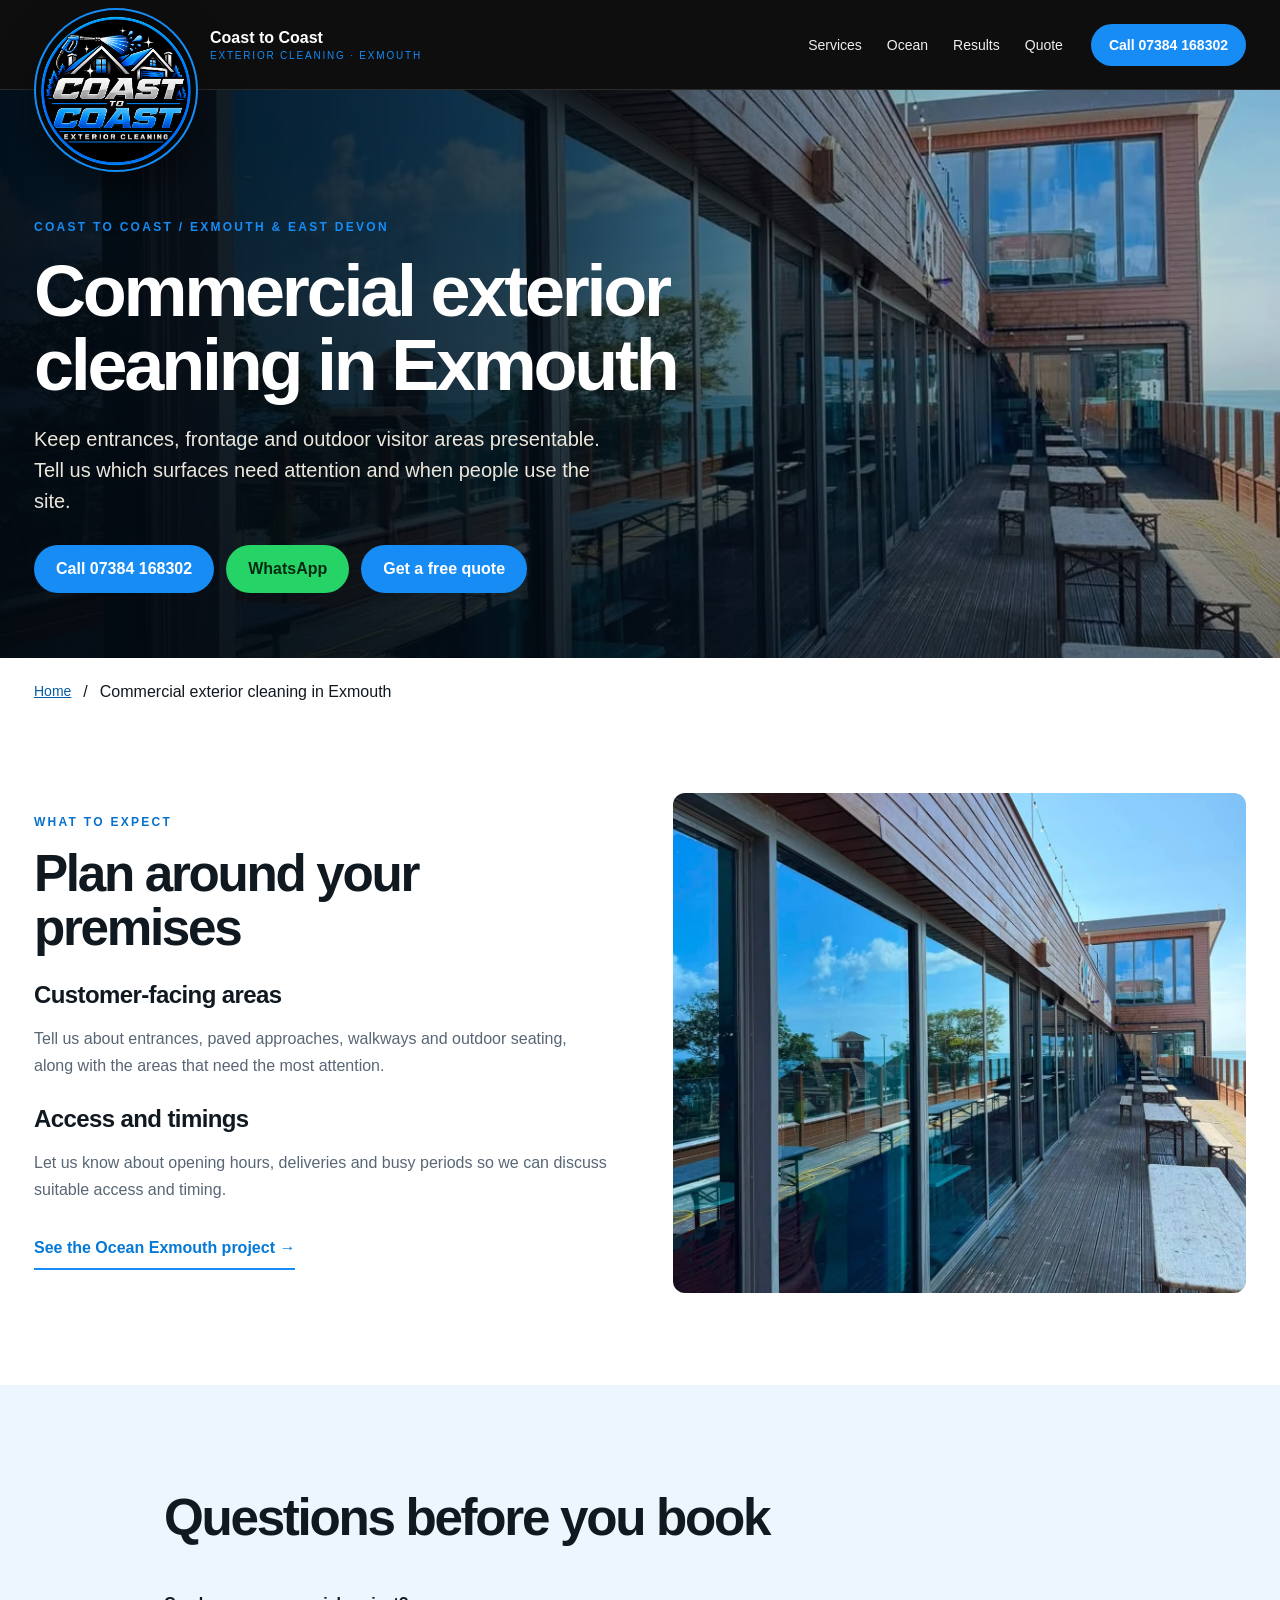
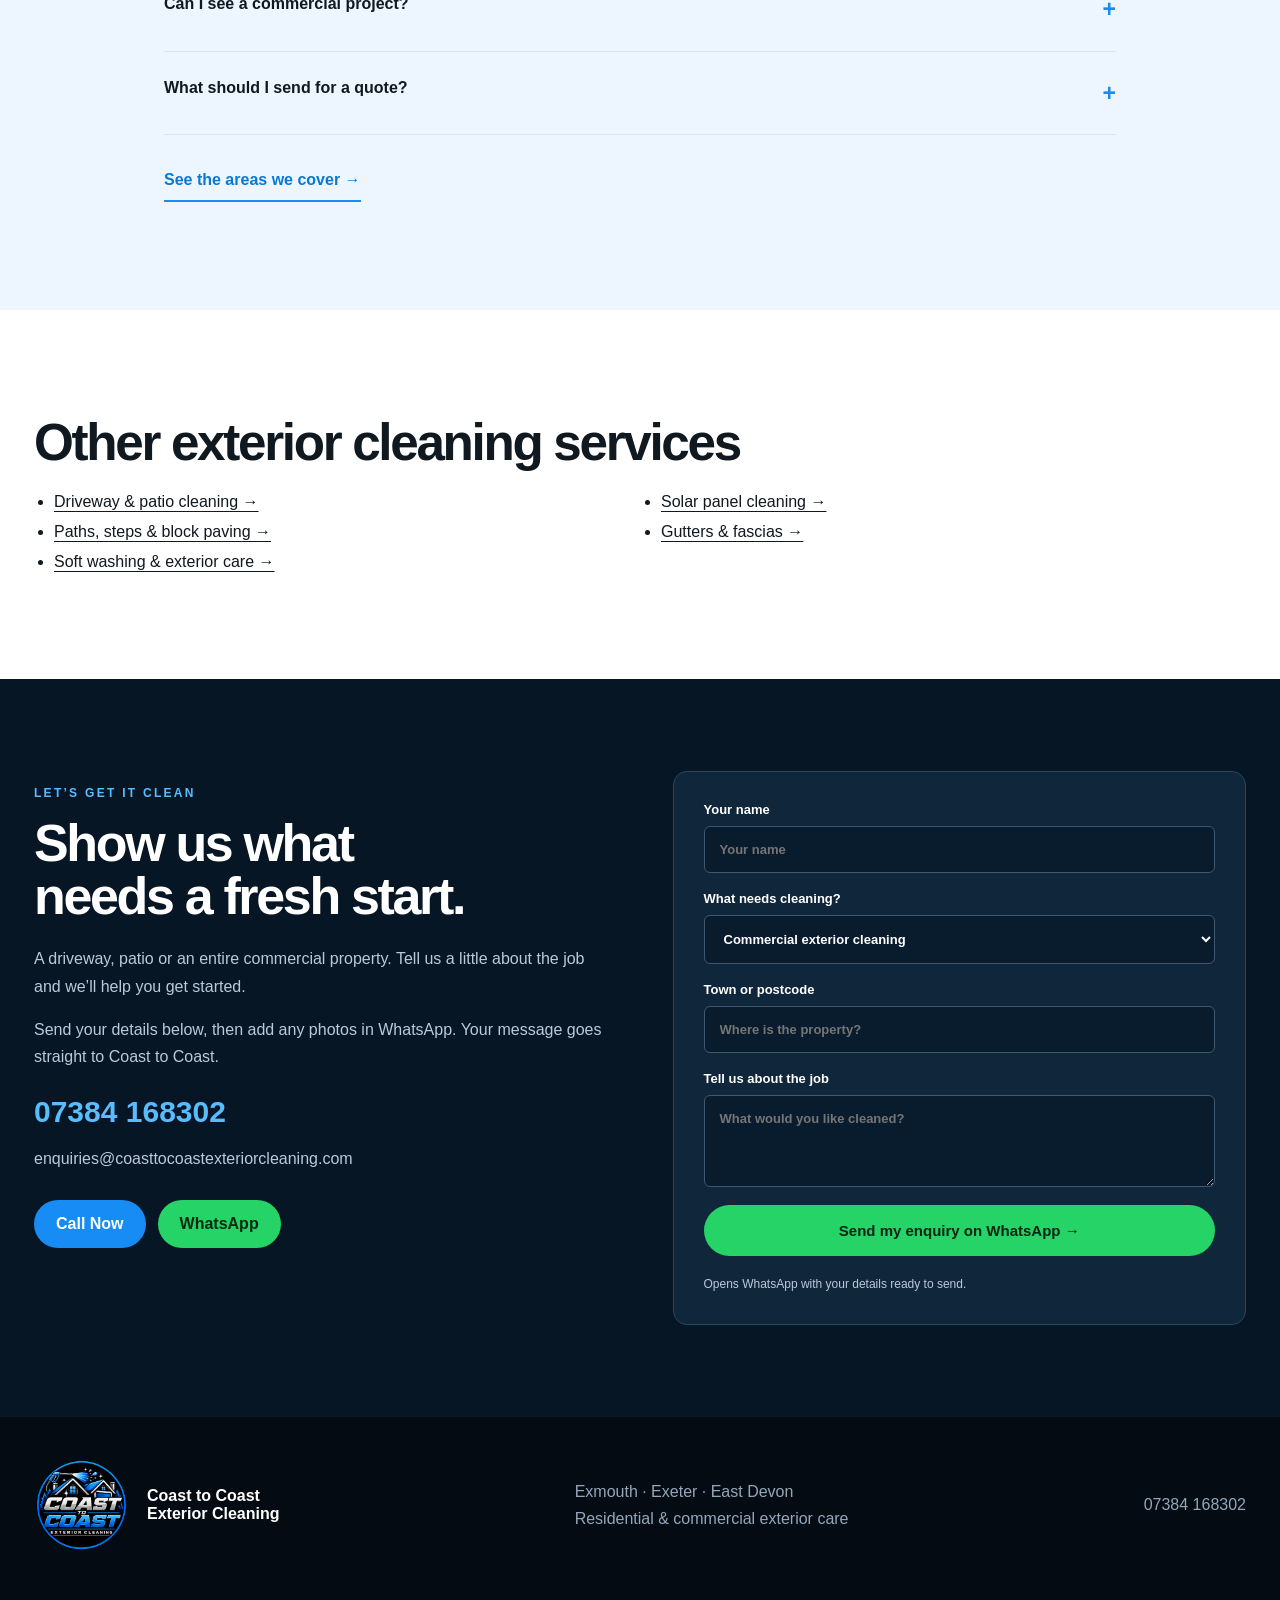
<file: commercial-exterior-cleaning.html>
<!doctype html><html lang="en-GB"><head><meta charset="utf-8"><meta name="viewport" content="width=device-width,initial-scale=1"><meta name="theme-color" content="#071625"><title>Commercial exterior cleaning in Exmouth | Coast to Coast</title><meta name="description" content="Commercial exterior cleaning for venues, shops, offices and other premises in Exmouth, Exeter and East Devon."><meta name="robots" content="index,follow,max-image-preview:large"><link rel="canonical" href="https://coasttocoastexteriorcleaning.co.uk/commercial-exterior-cleaning.html"><link rel="icon" href="assets/logo.png"><link rel="stylesheet" href="style.css?v=6"><meta property="og:type" content="website"><meta property="og:locale" content="en_GB"><meta property="og:site_name" content="Coast to Coast Exterior Cleaning"><meta property="og:title" content="Commercial exterior cleaning in Exmouth | Coast to Coast"><meta property="og:description" content="Commercial exterior cleaning for venues, shops, offices and other premises in Exmouth, Exeter and East Devon."><meta property="og:url" content="https://coasttocoastexteriorcleaning.co.uk/commercial-exterior-cleaning.html"><meta property="og:image" content="https://coasttocoastexteriorcleaning.co.uk/assets/coast-to-coast-share.jpg"><meta property="og:image:secure_url" content="https://coasttocoastexteriorcleaning.co.uk/assets/coast-to-coast-share.jpg"><meta property="og:image:width" content="1200"><meta property="og:image:height" content="630"><meta property="og:image:alt" content="Coast to Coast Exterior Cleaning, Exmouth and East Devon"><meta name="twitter:card" content="summary_large_image"><meta name="twitter:title" content="Commercial exterior cleaning in Exmouth | Coast to Coast"><meta name="twitter:description" content="Commercial exterior cleaning for venues, shops, offices and other premises in Exmouth, Exeter and East Devon."><meta name="twitter:image" content="https://coasttocoastexteriorcleaning.co.uk/assets/coast-to-coast-share.jpg"><meta name="twitter:image:alt" content="Coast to Coast Exterior Cleaning, Exmouth and East Devon"><script type="application/ld+json">{"@context": "https://schema.org", "@graph": [{"@type": "LocalBusiness", "@id": "https://coasttocoastexteriorcleaning.co.uk/#business", "name": "Coast to Coast Exterior Cleaning", "url": "https://coasttocoastexteriorcleaning.co.uk/", "logo": "https://coasttocoastexteriorcleaning.co.uk/assets/logo.png", "image": "https://coasttocoastexteriorcleaning.co.uk/assets/coast-to-coast-share.jpg", "telephone": "+447384168302", "email": "enquiries@coasttocoastexteriorcleaning.com", "areaServed": ["Exmouth", "Budleigh Salterton", "Lympstone", "Woodbury", "Topsham", "Exeter", "Sidmouth", "Otterton", "Withycombe Raleigh", "Colaton Raleigh", "East Budleigh", "Newton Poppleford"]}, {"@type": "WebSite", "@id": "https://coasttocoastexteriorcleaning.co.uk/#website", "url": "https://coasttocoastexteriorcleaning.co.uk/", "name": "Coast to Coast Exterior Cleaning", "publisher": {"@id": "https://coasttocoastexteriorcleaning.co.uk/#business"}}, {"@type": "WebPage", "@id": "https://coasttocoastexteriorcleaning.co.uk/commercial-exterior-cleaning.html#page", "url": "https://coasttocoastexteriorcleaning.co.uk/commercial-exterior-cleaning.html", "name": "Commercial exterior cleaning in Exmouth | Coast to Coast", "description": "Commercial exterior cleaning for venues, shops, offices and other premises in Exmouth, Exeter and East Devon.", "isPartOf": {"@id": "https://coasttocoastexteriorcleaning.co.uk/#website"}, "inLanguage": "en-GB"}, {"@type": "BreadcrumbList", "itemListElement": [{"@type": "ListItem", "position": 1, "name": "Home", "item": "https://coasttocoastexteriorcleaning.co.uk/"}, {"@type": "ListItem", "position": 2, "name": "Commercial exterior cleaning in Exmouth", "item": "https://coasttocoastexteriorcleaning.co.uk/commercial-exterior-cleaning.html"}]}, {"@type": "Service", "name": "Commercial exterior cleaning", "url": "https://coasttocoastexteriorcleaning.co.uk/commercial-exterior-cleaning.html", "provider": {"@id": "https://coasttocoastexteriorcleaning.co.uk/#business"}, "areaServed": ["Exmouth", "Budleigh Salterton", "Lympstone", "Woodbury", "Topsham", "Exeter", "Sidmouth", "Otterton", "Withycombe Raleigh", "Colaton Raleigh", "East Budleigh", "Newton Poppleford"]}]}</script></head><body><a class="skip" href="#top">Skip to content</a><header class="site-header"><div class="nav-wrap"><a class="brand" href="index.html" aria-label="Coast to Coast home"><img src="assets/logo.png" alt="Coast to Coast Exterior Cleaning" width="1254" height="1254"></a><div class="brand-copy"><strong>Coast to Coast</strong><span>Exterior Cleaning · Exmouth</span></div><nav id="nav" aria-label="Main navigation"><a href="index.html#services">Services</a><a href="ocean-exmouth.html">Ocean</a><a href="index.html#results">Results</a><a href="#quote">Quote</a></nav><a class="head-call" href="tel:+447384168302">Call 07384 168302</a><button class="menu-toggle" aria-controls="nav" aria-expanded="false" aria-label="Toggle menu">☰</button></div></header><main id="top"><section class="hero inner-hero" data-service="Commercial exterior cleaning"><img class="hero-bg" src="assets/ocean-windows.webp" alt="" fetchpriority="high" width="1200" height="1600" srcset="assets/ocean-windows-640.webp 640w, assets/ocean-windows.webp 1200w" sizes="(max-width: 600px) 100vw, 100vw"><div class="hero-mask"></div><div class="hero-inner"><p class="eyebrow">COAST TO COAST / EXMOUTH &amp; EAST DEVON</p><h1>Commercial exterior cleaning in Exmouth</h1><p class="lead">Keep entrances, frontage and outdoor visitor areas presentable. Tell us which surfaces need attention and when people use the site.</p><div class="hero-actions"><a class="btn primary" href="tel:+447384168302">Call 07384 168302</a><a class="btn whatsapp" href="https://wa.me/447384168302?text=Hi%20Coast%20to%20Coast%2C%20I%E2%80%99d%20like%20a%20free%20quote%20for%20Commercial%20exterior%20cleaning.">WhatsApp</a><a class="btn primary" href="#quote">Get a free quote</a></div></div></section><nav class="wrap crumbs" aria-label="Breadcrumb"><a href="index.html">Home</a><span aria-current="page">Commercial exterior cleaning in Exmouth</span></nav><section class="wrap split seo-detail"><div><p class="kicker">WHAT TO EXPECT</p><h2>Plan around your premises</h2><h3>Customer-facing areas</h3><p class="muted">Tell us about entrances, paved approaches, walkways and outdoor seating, along with the areas that need the most attention.</p><h3>Access and timings</h3><p class="muted">Let us know about opening hours, deliveries and busy periods so we can discuss suitable access and timing.</p><p><a class="text-link" href="ocean-exmouth.html">See the Ocean Exmouth project →</a></p></div><div class="intro-photo"><img src="assets/ocean-windows.webp" alt="Commercial exterior cleaning" loading="lazy" width="1200" height="1600" srcset="assets/ocean-windows-640.webp 640w, assets/ocean-windows.webp 1200w" sizes="(max-width: 600px) 100vw, 55vw"></div></section><section class="faq areas"><div class="wrap"><h2>Questions before you book</h2><details><summary>Can I see a commercial project?</summary><p>Yes. See the Ocean Exmouth project for examples of the seafront frontage, exterior glazing and outdoor areas.</p></details><details><summary>What should I send for a quote?</summary><p>Send the town or postcode, a short description and photos of the area. Let us know about access and water availability.</p></details><p><a class="text-link" href="service-areas.html">See the areas we cover →</a></p></div></section><section class="wrap seo-related"><h2>Other exterior cleaning services</h2><ul class="seo-links"><li><a href="driveway-patio-cleaning.html">Driveway &amp; patio cleaning →</a></li><li><a href="solar-panel-cleaning.html">Solar panel cleaning →</a></li><li><a href="paths-steps-block-paving.html">Paths, steps &amp; block paving →</a></li><li><a href="gutter-fascia-cleaning.html">Gutters &amp; fascias →</a></li><li><a href="soft-washing.html">Soft washing &amp; exterior care →</a></li></ul></section><section class="quote" id="quote"><div class="wrap split"><div><p class="kicker">LET’S GET IT CLEAN</p><h2>Show us what<br>needs a fresh start.</h2><p>A driveway, patio or an entire commercial property. Tell us a little about the job and we’ll help you get started.</p><p>Send your details below, then add any photos in WhatsApp. Your message goes straight to Coast to Coast.</p><a class="contact-number" href="tel:+447384168302">07384 168302</a><p><a class="email" href="mailto:enquiries@coasttocoastexteriorcleaning.com">enquiries@coasttocoastexteriorcleaning.com</a></p><div class="hero-actions"><a class="btn primary" href="tel:+447384168302">Call Now</a><a class="btn whatsapp" href="https://wa.me/447384168302?text=Hi%20Coast%20to%20Coast%2C%20I%27d%20like%20a%20cleaning%20quote." target="_blank" rel="noopener">WhatsApp</a></div></div><form class="wa-form" id="wa-form"><label>Your name<input name="name" autocomplete="name" required maxlength="100" placeholder="Your name"></label><label>What needs cleaning?<select name="service" required><option value="">Choose a service</option><option>Driveway & patio cleaning</option><option>Commercial exterior cleaning</option><option>Solar panel cleaning</option><option>Paths, steps & block paving</option><option>Gutters & fascias</option><option>Soft washing & exterior care</option><option>Other / multiple services</option></select></label><label>Town or postcode<input name="area" autocomplete="postal-code" required maxlength="100" placeholder="Where is the property?"></label><label>Tell us about the job<textarea name="details" required rows="4" maxlength="2000" placeholder="What would you like cleaned?"></textarea></label><button type="submit">Send my enquiry on WhatsApp →</button><p class="form-note">Opens WhatsApp with your details ready to send.</p></form></div></section></main><footer><div class="footer-inner"><div class="footer-brand"><img src="assets/logo.png" alt="Coast to Coast logo" loading="lazy" width="1254" height="1254"><strong>Coast to Coast<br>Exterior Cleaning</strong></div><p>Exmouth · Exeter · East Devon<br>Residential & commercial exterior care</p><a href="tel:+447384168302">07384 168302</a></div></footer><div class="floating" id="floating" hidden aria-label="Quick contact"><a href="tel:+447384168302">Call Now</a><a href="https://wa.me/447384168302?text=Hi%20Coast%20to%20Coast%2C%20I%27d%20like%20a%20cleaning%20quote." target="_blank" rel="noopener">WhatsApp</a></div><script src="script.js?v=4" defer></script></body></html>
</file>
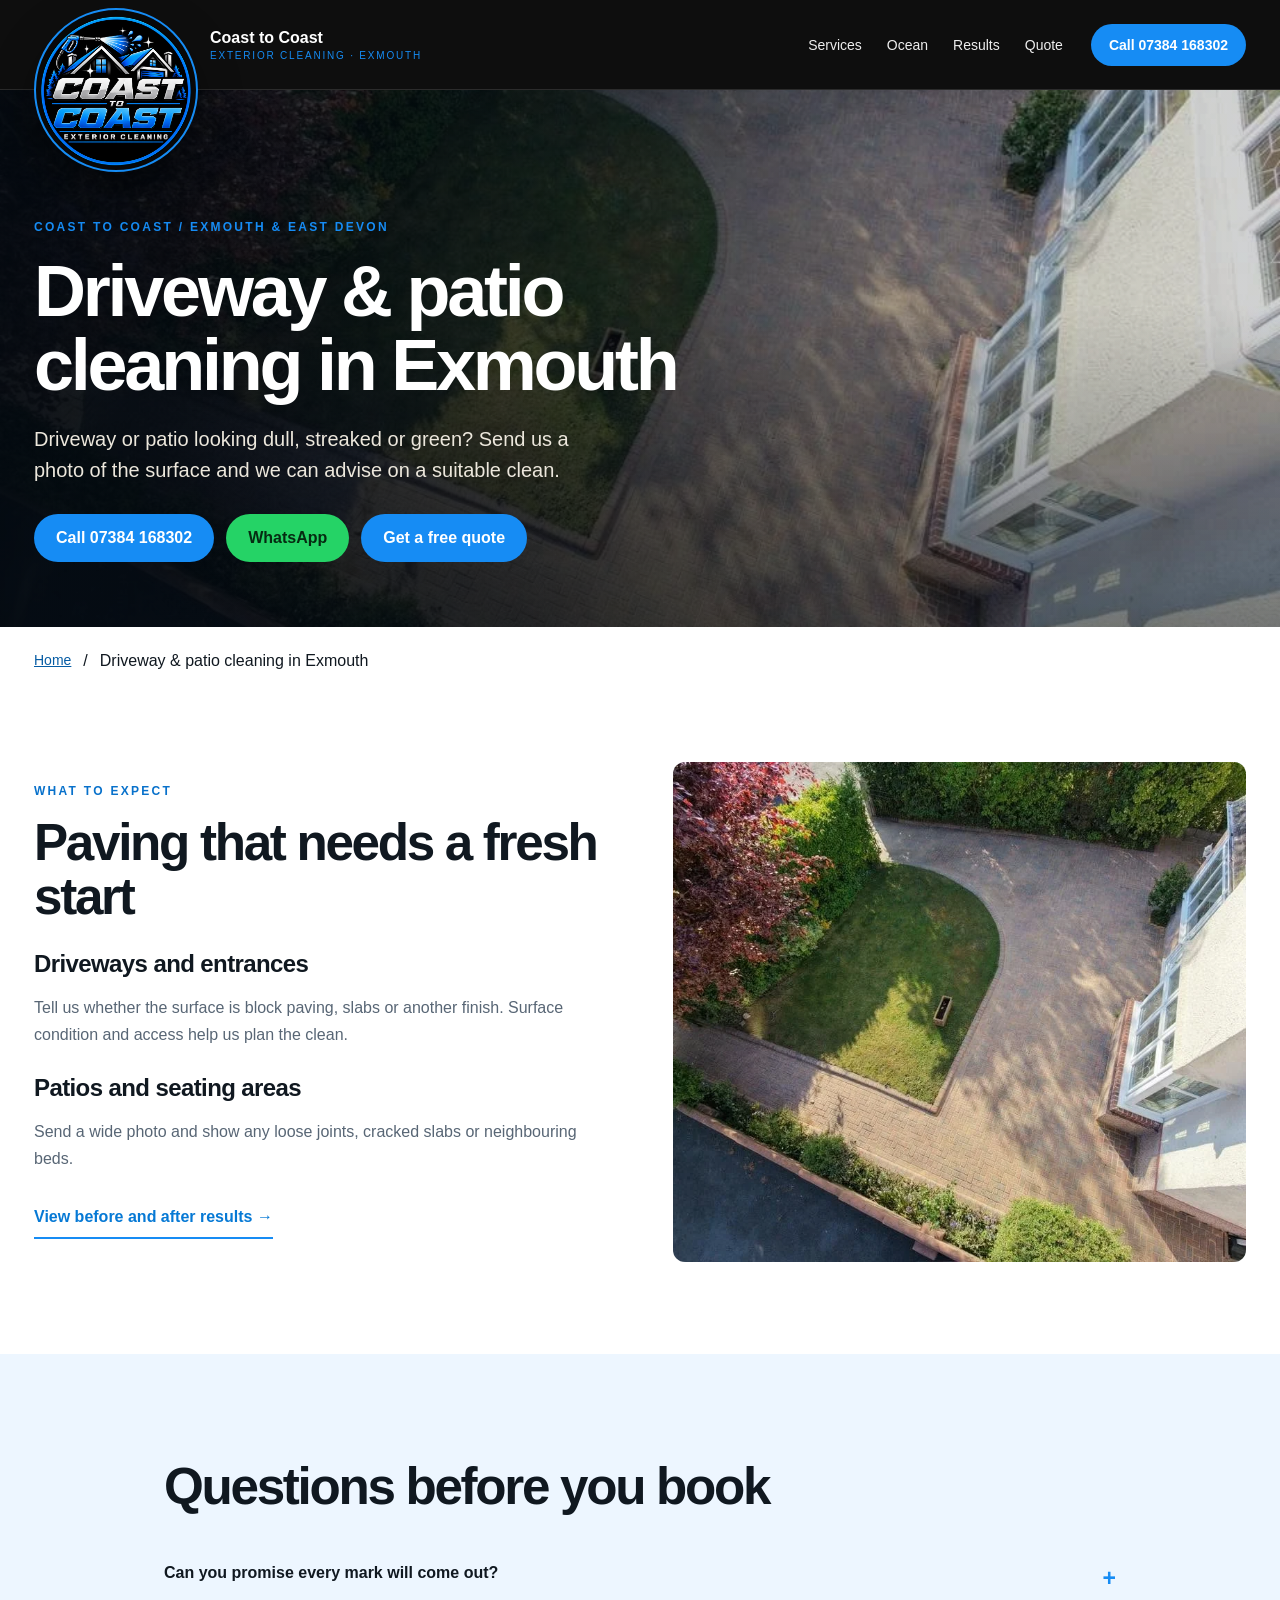
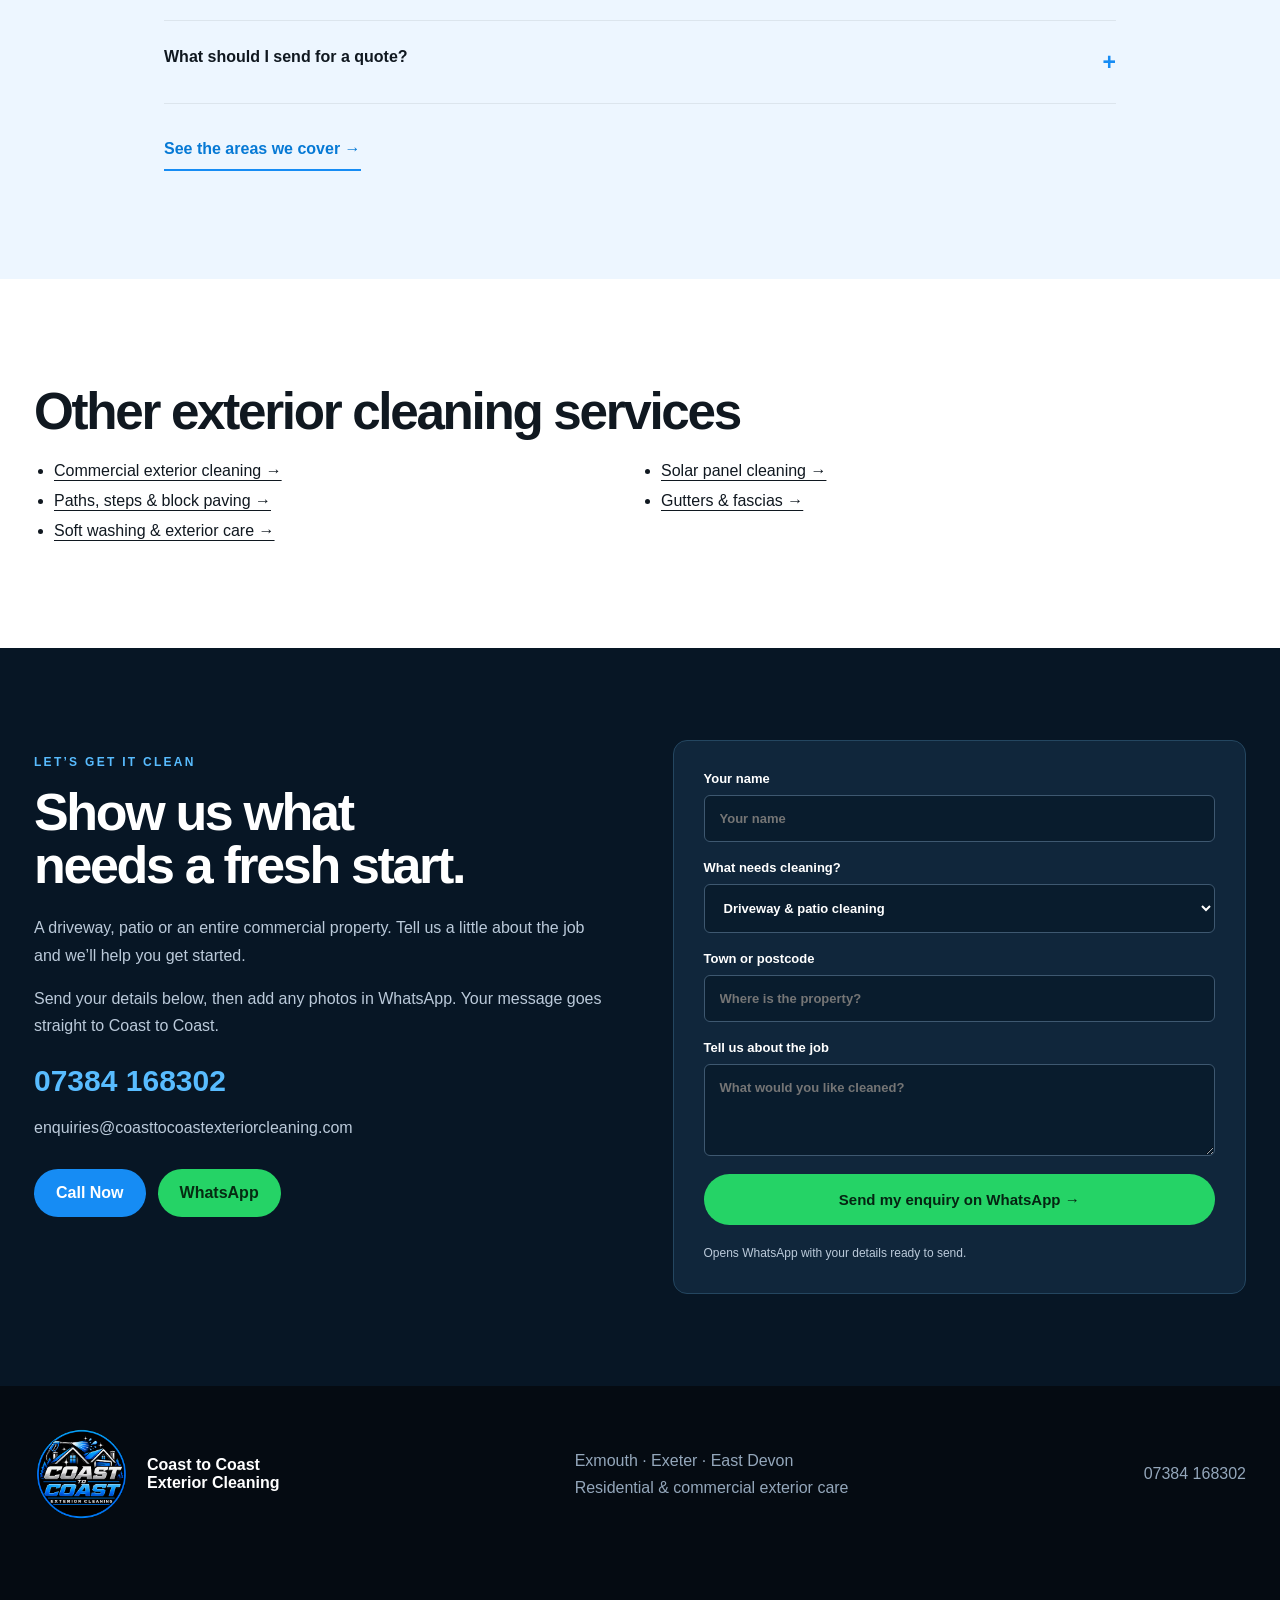
<file: driveway-patio-cleaning.html>
<!doctype html><html lang="en-GB"><head><meta charset="utf-8"><meta name="viewport" content="width=device-width,initial-scale=1"><meta name="theme-color" content="#071625"><title>Driveway &amp; patio cleaning in Exmouth | Coast to Coast</title><meta name="description" content="Driveway and patio cleaning in Exmouth, Exeter and East Devon for paving, paths and outdoor seating areas."><meta name="robots" content="index,follow,max-image-preview:large"><link rel="canonical" href="https://coasttocoastexteriorcleaning.co.uk/driveway-patio-cleaning.html"><link rel="icon" href="assets/logo.png"><link rel="stylesheet" href="style.css?v=6"><meta property="og:type" content="website"><meta property="og:locale" content="en_GB"><meta property="og:site_name" content="Coast to Coast Exterior Cleaning"><meta property="og:title" content="Driveway &amp; patio cleaning in Exmouth | Coast to Coast"><meta property="og:description" content="Driveway and patio cleaning in Exmouth, Exeter and East Devon for paving, paths and outdoor seating areas."><meta property="og:url" content="https://coasttocoastexteriorcleaning.co.uk/driveway-patio-cleaning.html"><meta property="og:image" content="https://coasttocoastexteriorcleaning.co.uk/assets/coast-to-coast-share.jpg"><meta property="og:image:secure_url" content="https://coasttocoastexteriorcleaning.co.uk/assets/coast-to-coast-share.jpg"><meta property="og:image:width" content="1200"><meta property="og:image:height" content="630"><meta property="og:image:alt" content="Coast to Coast Exterior Cleaning, Exmouth and East Devon"><meta name="twitter:card" content="summary_large_image"><meta name="twitter:title" content="Driveway &amp; patio cleaning in Exmouth | Coast to Coast"><meta name="twitter:description" content="Driveway and patio cleaning in Exmouth, Exeter and East Devon for paving, paths and outdoor seating areas."><meta name="twitter:image" content="https://coasttocoastexteriorcleaning.co.uk/assets/coast-to-coast-share.jpg"><meta name="twitter:image:alt" content="Coast to Coast Exterior Cleaning, Exmouth and East Devon"><script type="application/ld+json">{"@context": "https://schema.org", "@graph": [{"@type": "LocalBusiness", "@id": "https://coasttocoastexteriorcleaning.co.uk/#business", "name": "Coast to Coast Exterior Cleaning", "url": "https://coasttocoastexteriorcleaning.co.uk/", "logo": "https://coasttocoastexteriorcleaning.co.uk/assets/logo.png", "image": "https://coasttocoastexteriorcleaning.co.uk/assets/coast-to-coast-share.jpg", "telephone": "+447384168302", "email": "enquiries@coasttocoastexteriorcleaning.com", "areaServed": ["Exmouth", "Budleigh Salterton", "Lympstone", "Woodbury", "Topsham", "Exeter", "Sidmouth", "Otterton", "Withycombe Raleigh", "Colaton Raleigh", "East Budleigh", "Newton Poppleford"]}, {"@type": "WebSite", "@id": "https://coasttocoastexteriorcleaning.co.uk/#website", "url": "https://coasttocoastexteriorcleaning.co.uk/", "name": "Coast to Coast Exterior Cleaning", "publisher": {"@id": "https://coasttocoastexteriorcleaning.co.uk/#business"}}, {"@type": "WebPage", "@id": "https://coasttocoastexteriorcleaning.co.uk/driveway-patio-cleaning.html#page", "url": "https://coasttocoastexteriorcleaning.co.uk/driveway-patio-cleaning.html", "name": "Driveway & patio cleaning in Exmouth | Coast to Coast", "description": "Driveway and patio cleaning in Exmouth, Exeter and East Devon for paving, paths and outdoor seating areas.", "isPartOf": {"@id": "https://coasttocoastexteriorcleaning.co.uk/#website"}, "inLanguage": "en-GB"}, {"@type": "BreadcrumbList", "itemListElement": [{"@type": "ListItem", "position": 1, "name": "Home", "item": "https://coasttocoastexteriorcleaning.co.uk/"}, {"@type": "ListItem", "position": 2, "name": "Driveway & patio cleaning in Exmouth", "item": "https://coasttocoastexteriorcleaning.co.uk/driveway-patio-cleaning.html"}]}, {"@type": "Service", "name": "Driveway & patio cleaning", "url": "https://coasttocoastexteriorcleaning.co.uk/driveway-patio-cleaning.html", "provider": {"@id": "https://coasttocoastexteriorcleaning.co.uk/#business"}, "areaServed": ["Exmouth", "Budleigh Salterton", "Lympstone", "Woodbury", "Topsham", "Exeter", "Sidmouth", "Otterton", "Withycombe Raleigh", "Colaton Raleigh", "East Budleigh", "Newton Poppleford"]}]}</script></head><body><a class="skip" href="#top">Skip to content</a><header class="site-header"><div class="nav-wrap"><a class="brand" href="index.html" aria-label="Coast to Coast home"><img src="assets/logo.png" alt="Coast to Coast Exterior Cleaning" width="1254" height="1254"></a><div class="brand-copy"><strong>Coast to Coast</strong><span>Exterior Cleaning · Exmouth</span></div><nav id="nav" aria-label="Main navigation"><a href="index.html#services">Services</a><a href="ocean-exmouth.html">Ocean</a><a href="index.html#results">Results</a><a href="#quote">Quote</a></nav><a class="head-call" href="tel:+447384168302">Call 07384 168302</a><button class="menu-toggle" aria-controls="nav" aria-expanded="false" aria-label="Toggle menu">☰</button></div></header><main id="top"><section class="hero inner-hero" data-service="Driveway &amp; patio cleaning"><img class="hero-bg" src="assets/driveway-clean.webp" alt="" fetchpriority="high" width="960" height="720" srcset="assets/driveway-clean-640.webp 640w, assets/driveway-clean.webp 960w" sizes="(max-width: 600px) 100vw, 100vw"><div class="hero-mask"></div><div class="hero-inner"><p class="eyebrow">COAST TO COAST / EXMOUTH &amp; EAST DEVON</p><h1>Driveway &amp; patio cleaning in Exmouth</h1><p class="lead">Driveway or patio looking dull, streaked or green? Send us a photo of the surface and we can advise on a suitable clean.</p><div class="hero-actions"><a class="btn primary" href="tel:+447384168302">Call 07384 168302</a><a class="btn whatsapp" href="https://wa.me/447384168302?text=Hi%20Coast%20to%20Coast%2C%20I%E2%80%99d%20like%20a%20free%20quote%20for%20Driveway%20%26%20patio%20cleaning.">WhatsApp</a><a class="btn primary" href="#quote">Get a free quote</a></div></div></section><nav class="wrap crumbs" aria-label="Breadcrumb"><a href="index.html">Home</a><span aria-current="page">Driveway &amp; patio cleaning in Exmouth</span></nav><section class="wrap split seo-detail"><div><p class="kicker">WHAT TO EXPECT</p><h2>Paving that needs a fresh start</h2><h3>Driveways and entrances</h3><p class="muted">Tell us whether the surface is block paving, slabs or another finish. Surface condition and access help us plan the clean.</p><h3>Patios and seating areas</h3><p class="muted">Send a wide photo and show any loose joints, cracked slabs or neighbouring beds.</p><p><a class="text-link" href="index.html#results">View before and after results →</a></p></div><div class="intro-photo"><img src="assets/driveway-clean.webp" alt="Driveway &amp; patio cleaning" loading="lazy" width="960" height="720" srcset="assets/driveway-clean-640.webp 640w, assets/driveway-clean.webp 960w" sizes="(max-width: 600px) 100vw, 55vw"></div></section><section class="faq areas"><div class="wrap"><h2>Questions before you book</h2><details><summary>Can you promise every mark will come out?</summary><p>No. Some marks may have penetrated the surface or come from wear. Show us the affected areas and we’ll discuss what to expect.</p></details><details><summary>What should I send for a quote?</summary><p>Send the town or postcode, a short description and photos of the area. Let us know about access and water availability.</p></details><p><a class="text-link" href="service-areas.html">See the areas we cover →</a></p></div></section><section class="wrap seo-related"><h2>Other exterior cleaning services</h2><ul class="seo-links"><li><a href="commercial-exterior-cleaning.html">Commercial exterior cleaning →</a></li><li><a href="solar-panel-cleaning.html">Solar panel cleaning →</a></li><li><a href="paths-steps-block-paving.html">Paths, steps &amp; block paving →</a></li><li><a href="gutter-fascia-cleaning.html">Gutters &amp; fascias →</a></li><li><a href="soft-washing.html">Soft washing &amp; exterior care →</a></li></ul></section><section class="quote" id="quote"><div class="wrap split"><div><p class="kicker">LET’S GET IT CLEAN</p><h2>Show us what<br>needs a fresh start.</h2><p>A driveway, patio or an entire commercial property. Tell us a little about the job and we’ll help you get started.</p><p>Send your details below, then add any photos in WhatsApp. Your message goes straight to Coast to Coast.</p><a class="contact-number" href="tel:+447384168302">07384 168302</a><p><a class="email" href="mailto:enquiries@coasttocoastexteriorcleaning.com">enquiries@coasttocoastexteriorcleaning.com</a></p><div class="hero-actions"><a class="btn primary" href="tel:+447384168302">Call Now</a><a class="btn whatsapp" href="https://wa.me/447384168302?text=Hi%20Coast%20to%20Coast%2C%20I%27d%20like%20a%20cleaning%20quote." target="_blank" rel="noopener">WhatsApp</a></div></div><form class="wa-form" id="wa-form"><label>Your name<input name="name" autocomplete="name" required maxlength="100" placeholder="Your name"></label><label>What needs cleaning?<select name="service" required><option value="">Choose a service</option><option>Driveway & patio cleaning</option><option>Commercial exterior cleaning</option><option>Solar panel cleaning</option><option>Paths, steps & block paving</option><option>Gutters & fascias</option><option>Soft washing & exterior care</option><option>Other / multiple services</option></select></label><label>Town or postcode<input name="area" autocomplete="postal-code" required maxlength="100" placeholder="Where is the property?"></label><label>Tell us about the job<textarea name="details" required rows="4" maxlength="2000" placeholder="What would you like cleaned?"></textarea></label><button type="submit">Send my enquiry on WhatsApp →</button><p class="form-note">Opens WhatsApp with your details ready to send.</p></form></div></section></main><footer><div class="footer-inner"><div class="footer-brand"><img src="assets/logo.png" alt="Coast to Coast logo" loading="lazy" width="1254" height="1254"><strong>Coast to Coast<br>Exterior Cleaning</strong></div><p>Exmouth · Exeter · East Devon<br>Residential & commercial exterior care</p><a href="tel:+447384168302">07384 168302</a></div></footer><div class="floating" id="floating" hidden aria-label="Quick contact"><a href="tel:+447384168302">Call Now</a><a href="https://wa.me/447384168302?text=Hi%20Coast%20to%20Coast%2C%20I%27d%20like%20a%20cleaning%20quote." target="_blank" rel="noopener">WhatsApp</a></div><script src="script.js?v=4" defer></script></body></html>
</file>
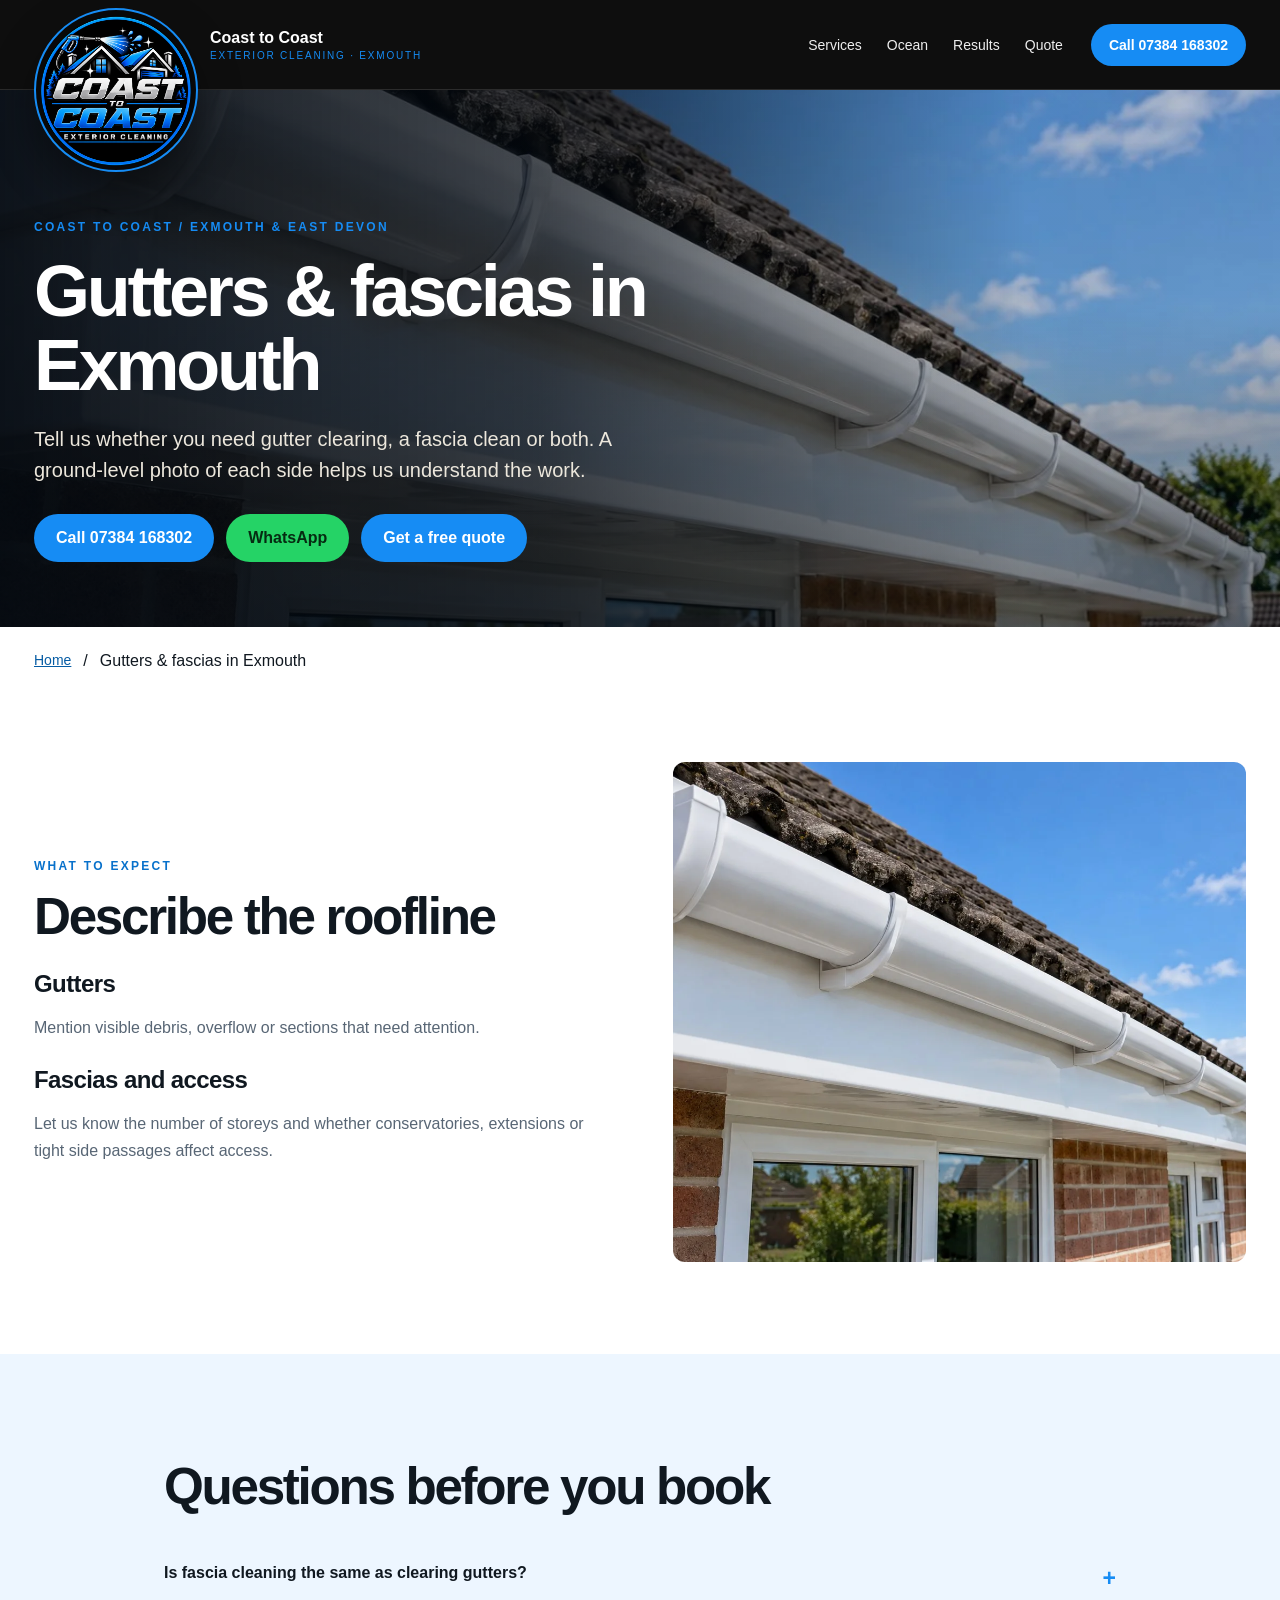
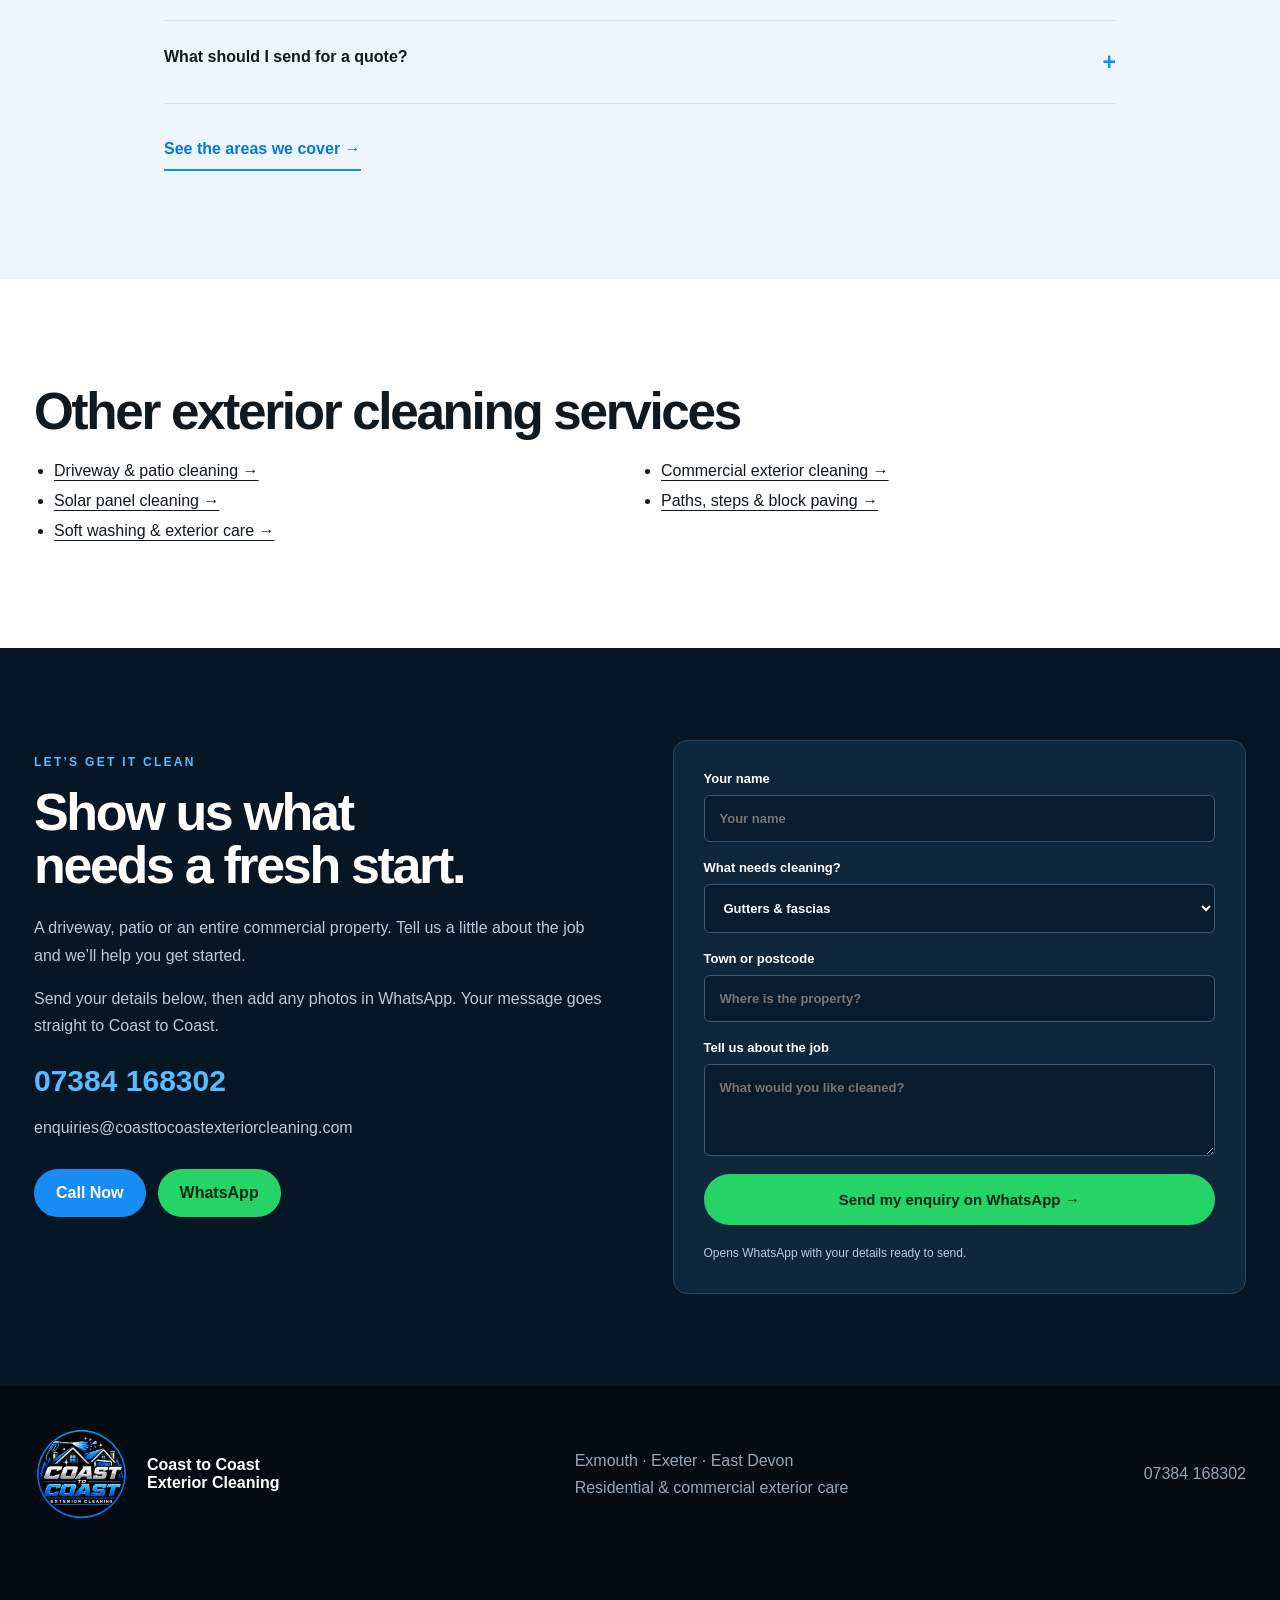
<file: gutter-fascia-cleaning.html>
<!doctype html><html lang="en-GB"><head><meta charset="utf-8"><meta name="viewport" content="width=device-width,initial-scale=1"><meta name="theme-color" content="#071625"><title>Gutters &amp; fascias in Exmouth | Coast to Coast</title><meta name="description" content="Gutter and fascia cleaning in Exmouth, Exeter and East Devon. Get a quote for your property’s roofline."><meta name="robots" content="index,follow,max-image-preview:large"><link rel="canonical" href="https://coasttocoastexteriorcleaning.co.uk/gutter-fascia-cleaning.html"><link rel="icon" href="assets/logo.png"><link rel="stylesheet" href="style.css?v=6"><meta property="og:type" content="website"><meta property="og:locale" content="en_GB"><meta property="og:site_name" content="Coast to Coast Exterior Cleaning"><meta property="og:title" content="Gutters &amp; fascias in Exmouth | Coast to Coast"><meta property="og:description" content="Gutter and fascia cleaning in Exmouth, Exeter and East Devon. Get a quote for your property’s roofline."><meta property="og:url" content="https://coasttocoastexteriorcleaning.co.uk/gutter-fascia-cleaning.html"><meta property="og:image" content="https://coasttocoastexteriorcleaning.co.uk/assets/coast-to-coast-share.jpg"><meta property="og:image:secure_url" content="https://coasttocoastexteriorcleaning.co.uk/assets/coast-to-coast-share.jpg"><meta property="og:image:width" content="1200"><meta property="og:image:height" content="630"><meta property="og:image:alt" content="Coast to Coast Exterior Cleaning, Exmouth and East Devon"><meta name="twitter:card" content="summary_large_image"><meta name="twitter:title" content="Gutters &amp; fascias in Exmouth | Coast to Coast"><meta name="twitter:description" content="Gutter and fascia cleaning in Exmouth, Exeter and East Devon. Get a quote for your property’s roofline."><meta name="twitter:image" content="https://coasttocoastexteriorcleaning.co.uk/assets/coast-to-coast-share.jpg"><meta name="twitter:image:alt" content="Coast to Coast Exterior Cleaning, Exmouth and East Devon"><script type="application/ld+json">{"@context": "https://schema.org", "@graph": [{"@type": "LocalBusiness", "@id": "https://coasttocoastexteriorcleaning.co.uk/#business", "name": "Coast to Coast Exterior Cleaning", "url": "https://coasttocoastexteriorcleaning.co.uk/", "logo": "https://coasttocoastexteriorcleaning.co.uk/assets/logo.png", "image": "https://coasttocoastexteriorcleaning.co.uk/assets/coast-to-coast-share.jpg", "telephone": "+447384168302", "email": "enquiries@coasttocoastexteriorcleaning.com", "areaServed": ["Exmouth", "Budleigh Salterton", "Lympstone", "Woodbury", "Topsham", "Exeter", "Sidmouth", "Otterton", "Withycombe Raleigh", "Colaton Raleigh", "East Budleigh", "Newton Poppleford"]}, {"@type": "WebSite", "@id": "https://coasttocoastexteriorcleaning.co.uk/#website", "url": "https://coasttocoastexteriorcleaning.co.uk/", "name": "Coast to Coast Exterior Cleaning", "publisher": {"@id": "https://coasttocoastexteriorcleaning.co.uk/#business"}}, {"@type": "WebPage", "@id": "https://coasttocoastexteriorcleaning.co.uk/gutter-fascia-cleaning.html#page", "url": "https://coasttocoastexteriorcleaning.co.uk/gutter-fascia-cleaning.html", "name": "Gutters & fascias in Exmouth | Coast to Coast", "description": "Gutter and fascia cleaning in Exmouth, Exeter and East Devon. Get a quote for your property’s roofline.", "isPartOf": {"@id": "https://coasttocoastexteriorcleaning.co.uk/#website"}, "inLanguage": "en-GB"}, {"@type": "BreadcrumbList", "itemListElement": [{"@type": "ListItem", "position": 1, "name": "Home", "item": "https://coasttocoastexteriorcleaning.co.uk/"}, {"@type": "ListItem", "position": 2, "name": "Gutters & fascias in Exmouth", "item": "https://coasttocoastexteriorcleaning.co.uk/gutter-fascia-cleaning.html"}]}, {"@type": "Service", "name": "Gutters & fascias", "url": "https://coasttocoastexteriorcleaning.co.uk/gutter-fascia-cleaning.html", "provider": {"@id": "https://coasttocoastexteriorcleaning.co.uk/#business"}, "areaServed": ["Exmouth", "Budleigh Salterton", "Lympstone", "Woodbury", "Topsham", "Exeter", "Sidmouth", "Otterton", "Withycombe Raleigh", "Colaton Raleigh", "East Budleigh", "Newton Poppleford"]}]}</script></head><body><a class="skip" href="#top">Skip to content</a><header class="site-header"><div class="nav-wrap"><a class="brand" href="index.html" aria-label="Coast to Coast home"><img src="assets/logo.png" alt="Coast to Coast Exterior Cleaning" width="1254" height="1254"></a><div class="brand-copy"><strong>Coast to Coast</strong><span>Exterior Cleaning · Exmouth</span></div><nav id="nav" aria-label="Main navigation"><a href="index.html#services">Services</a><a href="ocean-exmouth.html">Ocean</a><a href="index.html#results">Results</a><a href="#quote">Quote</a></nav><a class="head-call" href="tel:+447384168302">Call 07384 168302</a><button class="menu-toggle" aria-controls="nav" aria-expanded="false" aria-label="Toggle menu">☰</button></div></header><main id="top"><section class="hero inner-hero" data-service="Gutters &amp; fascias"><img class="hero-bg" src="assets/gutters.webp" alt="" fetchpriority="high" width="1400" height="933" srcset="assets/gutters-640.webp 640w, assets/gutters.webp 1400w" sizes="(max-width: 600px) 100vw, 100vw"><div class="hero-mask"></div><div class="hero-inner"><p class="eyebrow">COAST TO COAST / EXMOUTH &amp; EAST DEVON</p><h1>Gutters &amp; fascias in Exmouth</h1><p class="lead">Tell us whether you need gutter clearing, a fascia clean or both. A ground-level photo of each side helps us understand the work.</p><div class="hero-actions"><a class="btn primary" href="tel:+447384168302">Call 07384 168302</a><a class="btn whatsapp" href="https://wa.me/447384168302?text=Hi%20Coast%20to%20Coast%2C%20I%E2%80%99d%20like%20a%20free%20quote%20for%20Gutters%20%26%20fascias.">WhatsApp</a><a class="btn primary" href="#quote">Get a free quote</a></div></div></section><nav class="wrap crumbs" aria-label="Breadcrumb"><a href="index.html">Home</a><span aria-current="page">Gutters &amp; fascias in Exmouth</span></nav><section class="wrap split seo-detail"><div><p class="kicker">WHAT TO EXPECT</p><h2>Describe the roofline</h2><h3>Gutters</h3><p class="muted">Mention visible debris, overflow or sections that need attention.</p><h3>Fascias and access</h3><p class="muted">Let us know the number of storeys and whether conservatories, extensions or tight side passages affect access.</p></div><div class="intro-photo"><img src="assets/gutters.webp" alt="Gutters &amp; fascias" loading="lazy" width="1400" height="933" srcset="assets/gutters-640.webp 640w, assets/gutters.webp 1400w" sizes="(max-width: 600px) 100vw, 55vw"></div></section><section class="faq areas"><div class="wrap"><h2>Questions before you book</h2><details><summary>Is fascia cleaning the same as clearing gutters?</summary><p>No. Fascia cleaning treats the visible roofline trim, while gutter clearing deals with build-up inside the gutter. Ask about either or both.</p></details><details><summary>What should I send for a quote?</summary><p>Send the town or postcode, a short description and photos of the area. Let us know about access and water availability.</p></details><p><a class="text-link" href="service-areas.html">See the areas we cover →</a></p></div></section><section class="wrap seo-related"><h2>Other exterior cleaning services</h2><ul class="seo-links"><li><a href="driveway-patio-cleaning.html">Driveway &amp; patio cleaning →</a></li><li><a href="commercial-exterior-cleaning.html">Commercial exterior cleaning →</a></li><li><a href="solar-panel-cleaning.html">Solar panel cleaning →</a></li><li><a href="paths-steps-block-paving.html">Paths, steps &amp; block paving →</a></li><li><a href="soft-washing.html">Soft washing &amp; exterior care →</a></li></ul></section><section class="quote" id="quote"><div class="wrap split"><div><p class="kicker">LET’S GET IT CLEAN</p><h2>Show us what<br>needs a fresh start.</h2><p>A driveway, patio or an entire commercial property. Tell us a little about the job and we’ll help you get started.</p><p>Send your details below, then add any photos in WhatsApp. Your message goes straight to Coast to Coast.</p><a class="contact-number" href="tel:+447384168302">07384 168302</a><p><a class="email" href="mailto:enquiries@coasttocoastexteriorcleaning.com">enquiries@coasttocoastexteriorcleaning.com</a></p><div class="hero-actions"><a class="btn primary" href="tel:+447384168302">Call Now</a><a class="btn whatsapp" href="https://wa.me/447384168302?text=Hi%20Coast%20to%20Coast%2C%20I%27d%20like%20a%20cleaning%20quote." target="_blank" rel="noopener">WhatsApp</a></div></div><form class="wa-form" id="wa-form"><label>Your name<input name="name" autocomplete="name" required maxlength="100" placeholder="Your name"></label><label>What needs cleaning?<select name="service" required><option value="">Choose a service</option><option>Driveway & patio cleaning</option><option>Commercial exterior cleaning</option><option>Solar panel cleaning</option><option>Paths, steps & block paving</option><option>Gutters & fascias</option><option>Soft washing & exterior care</option><option>Other / multiple services</option></select></label><label>Town or postcode<input name="area" autocomplete="postal-code" required maxlength="100" placeholder="Where is the property?"></label><label>Tell us about the job<textarea name="details" required rows="4" maxlength="2000" placeholder="What would you like cleaned?"></textarea></label><button type="submit">Send my enquiry on WhatsApp →</button><p class="form-note">Opens WhatsApp with your details ready to send.</p></form></div></section></main><footer><div class="footer-inner"><div class="footer-brand"><img src="assets/logo.png" alt="Coast to Coast logo" loading="lazy" width="1254" height="1254"><strong>Coast to Coast<br>Exterior Cleaning</strong></div><p>Exmouth · Exeter · East Devon<br>Residential & commercial exterior care</p><a href="tel:+447384168302">07384 168302</a></div></footer><div class="floating" id="floating" hidden aria-label="Quick contact"><a href="tel:+447384168302">Call Now</a><a href="https://wa.me/447384168302?text=Hi%20Coast%20to%20Coast%2C%20I%27d%20like%20a%20cleaning%20quote." target="_blank" rel="noopener">WhatsApp</a></div><script src="script.js?v=4" defer></script></body></html>
</file>
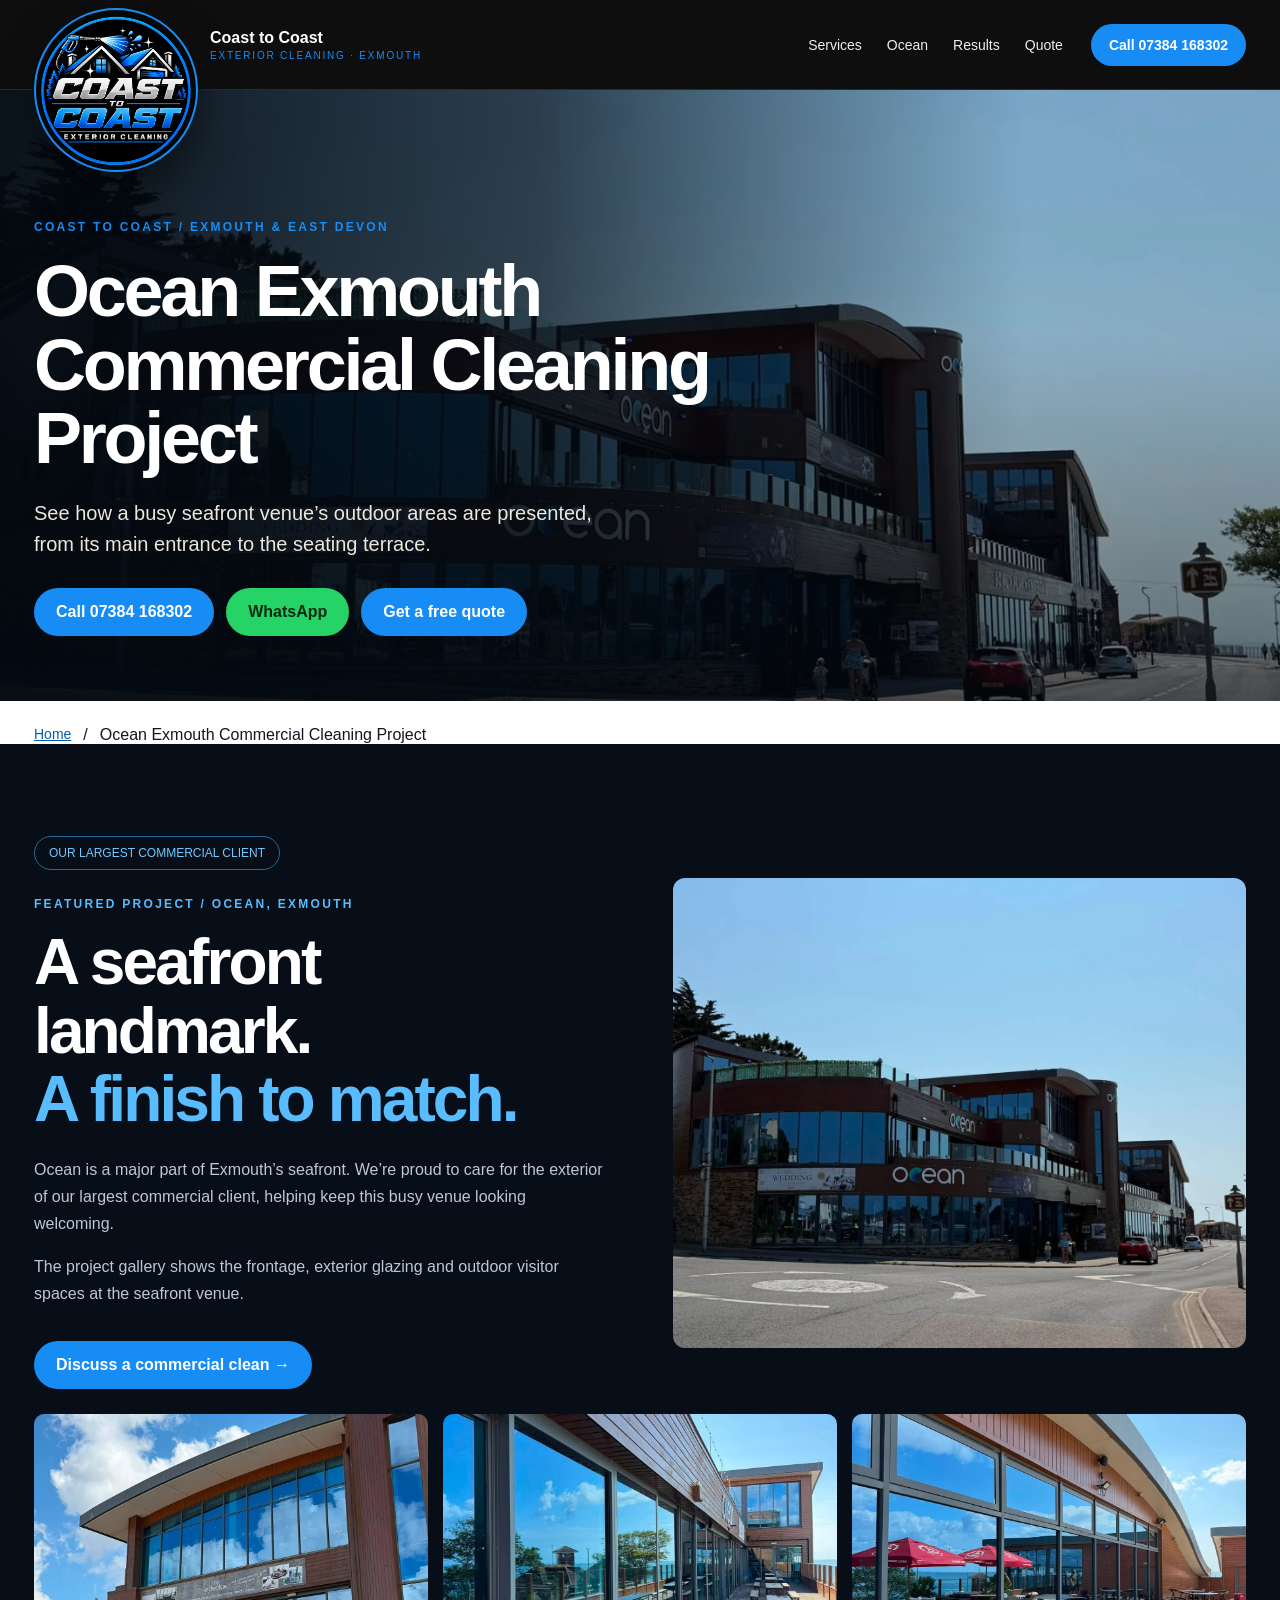
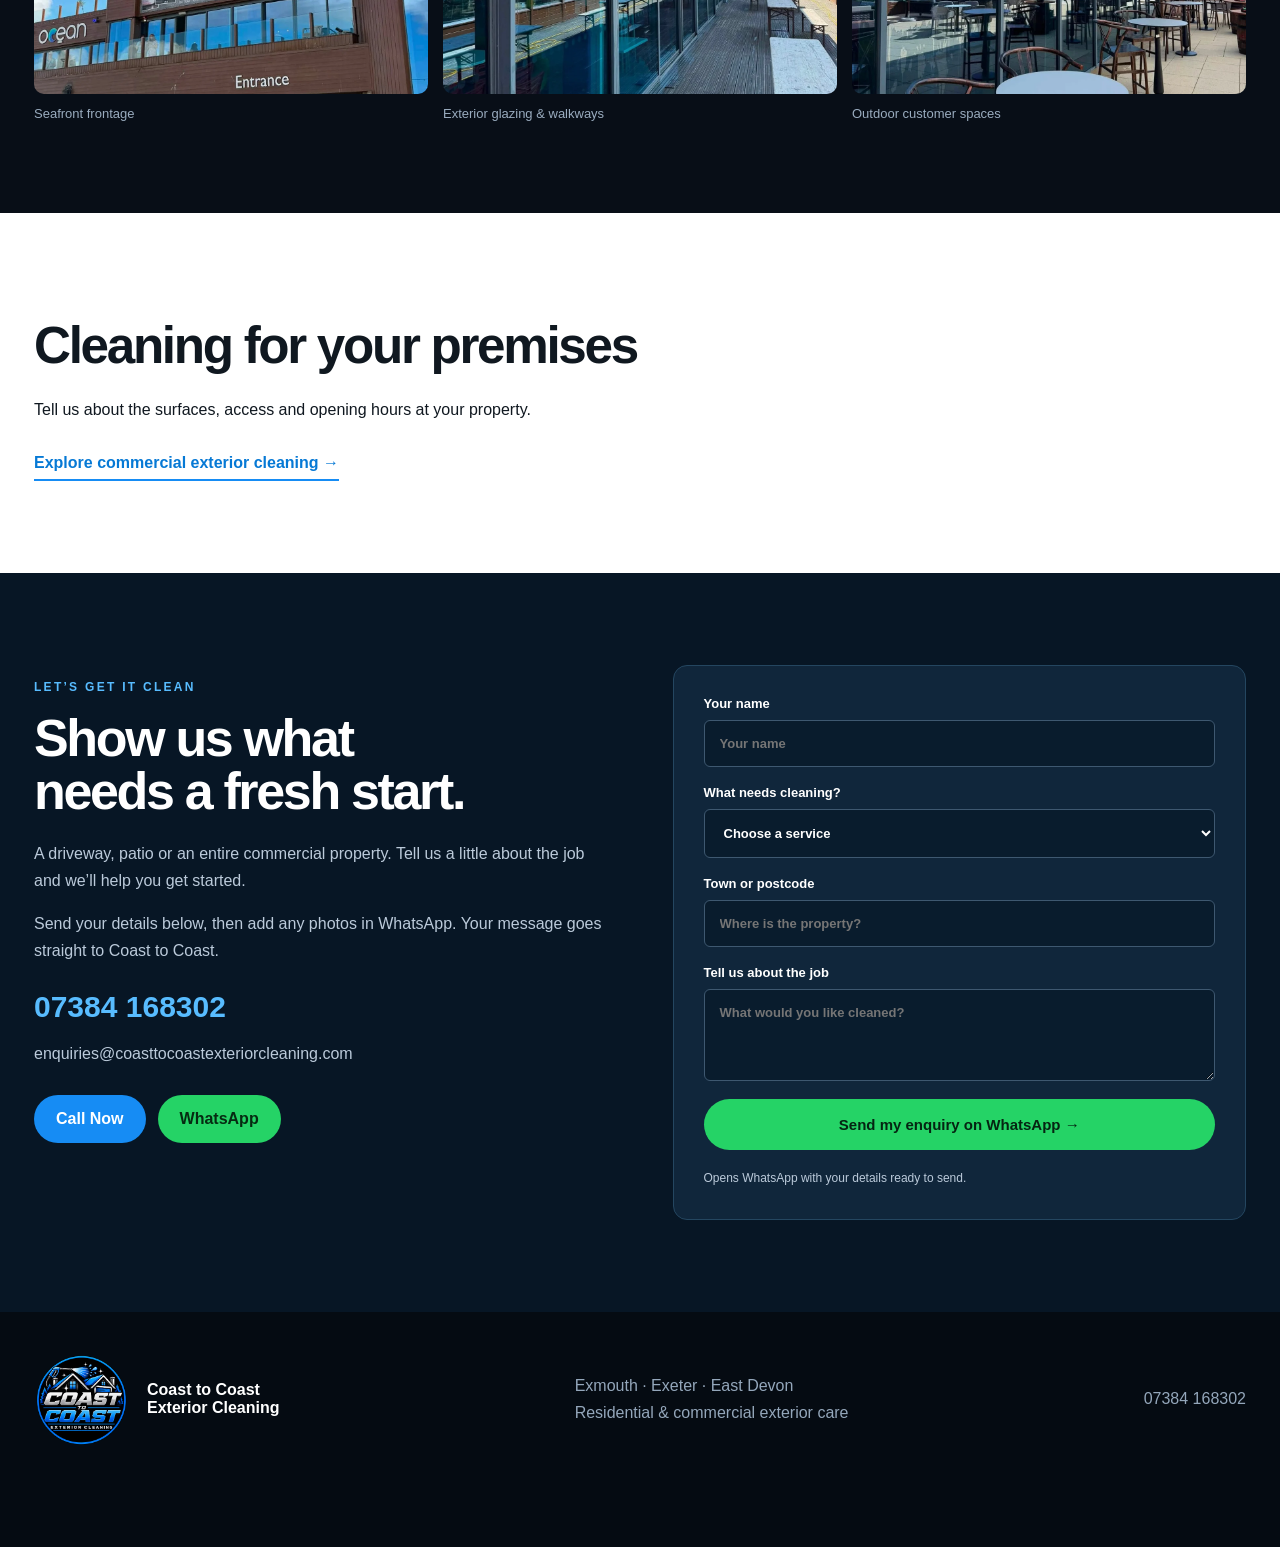
<file: ocean-exmouth.html>
<!doctype html><html lang="en-GB"><head><meta charset="utf-8"><meta name="viewport" content="width=device-width,initial-scale=1"><meta name="theme-color" content="#071625"><title>Ocean Exmouth Commercial Cleaning Project | Coast to Coast Exterior Cleaning</title><meta name="description" content="See Coast to Coast Exterior Cleaning’s work at Ocean Exmouth, including the seafront frontage, exterior glazing and outdoor spaces."><meta name="robots" content="index,follow,max-image-preview:large"><link rel="canonical" href="https://coasttocoastexteriorcleaning.co.uk/ocean-exmouth.html"><link rel="icon" href="assets/logo.png"><link rel="stylesheet" href="style.css?v=6"><meta property="og:type" content="website"><meta property="og:locale" content="en_GB"><meta property="og:site_name" content="Coast to Coast Exterior Cleaning"><meta property="og:title" content="Ocean Exmouth Commercial Cleaning Project | Coast to Coast Exterior Cleaning"><meta property="og:description" content="See Coast to Coast Exterior Cleaning’s work at Ocean Exmouth, including the seafront frontage, exterior glazing and outdoor spaces."><meta property="og:url" content="https://coasttocoastexteriorcleaning.co.uk/ocean-exmouth.html"><meta property="og:image" content="https://coasttocoastexteriorcleaning.co.uk/assets/coast-to-coast-share.jpg"><meta property="og:image:secure_url" content="https://coasttocoastexteriorcleaning.co.uk/assets/coast-to-coast-share.jpg"><meta property="og:image:width" content="1200"><meta property="og:image:height" content="630"><meta property="og:image:alt" content="Coast to Coast Exterior Cleaning, Exmouth and East Devon"><meta name="twitter:card" content="summary_large_image"><meta name="twitter:title" content="Ocean Exmouth Commercial Cleaning Project | Coast to Coast Exterior Cleaning"><meta name="twitter:description" content="See Coast to Coast Exterior Cleaning’s work at Ocean Exmouth, including the seafront frontage, exterior glazing and outdoor spaces."><meta name="twitter:image" content="https://coasttocoastexteriorcleaning.co.uk/assets/coast-to-coast-share.jpg"><meta name="twitter:image:alt" content="Coast to Coast Exterior Cleaning, Exmouth and East Devon"><script type="application/ld+json">{"@context": "https://schema.org", "@graph": [{"@type": "LocalBusiness", "@id": "https://coasttocoastexteriorcleaning.co.uk/#business", "name": "Coast to Coast Exterior Cleaning", "url": "https://coasttocoastexteriorcleaning.co.uk/", "logo": "https://coasttocoastexteriorcleaning.co.uk/assets/logo.png", "image": "https://coasttocoastexteriorcleaning.co.uk/assets/coast-to-coast-share.jpg", "telephone": "+447384168302", "email": "enquiries@coasttocoastexteriorcleaning.com", "areaServed": ["Exmouth", "Budleigh Salterton", "Lympstone", "Woodbury", "Topsham", "Exeter", "Sidmouth", "Otterton", "Withycombe Raleigh", "Colaton Raleigh", "East Budleigh", "Newton Poppleford"]}, {"@type": "WebSite", "@id": "https://coasttocoastexteriorcleaning.co.uk/#website", "url": "https://coasttocoastexteriorcleaning.co.uk/", "name": "Coast to Coast Exterior Cleaning", "publisher": {"@id": "https://coasttocoastexteriorcleaning.co.uk/#business"}}, {"@type": "WebPage", "@id": "https://coasttocoastexteriorcleaning.co.uk/ocean-exmouth.html#page", "url": "https://coasttocoastexteriorcleaning.co.uk/ocean-exmouth.html", "name": "Ocean Exmouth Commercial Cleaning Project | Coast to Coast Exterior Cleaning", "description": "See Coast to Coast Exterior Cleaning’s work at Ocean Exmouth, including the seafront frontage, exterior glazing and outdoor spaces.", "isPartOf": {"@id": "https://coasttocoastexteriorcleaning.co.uk/#website"}, "inLanguage": "en-GB"}, {"@type": "BreadcrumbList", "itemListElement": [{"@type": "ListItem", "position": 1, "name": "Home", "item": "https://coasttocoastexteriorcleaning.co.uk/"}, {"@type": "ListItem", "position": 2, "name": "Ocean Exmouth Commercial Cleaning Project", "item": "https://coasttocoastexteriorcleaning.co.uk/ocean-exmouth.html"}]}]}</script></head><body><a class="skip" href="#top">Skip to content</a><header class="site-header"><div class="nav-wrap"><a class="brand" href="index.html" aria-label="Coast to Coast home"><img src="assets/logo.png" alt="Coast to Coast Exterior Cleaning" width="1254" height="1254"></a><div class="brand-copy"><strong>Coast to Coast</strong><span>Exterior Cleaning · Exmouth</span></div><nav id="nav" aria-label="Main navigation"><a href="index.html#services">Services</a><a href="ocean-exmouth.html">Ocean</a><a href="index.html#results">Results</a><a href="#quote">Quote</a></nav><a class="head-call" href="tel:+447384168302">Call 07384 168302</a><button class="menu-toggle" aria-controls="nav" aria-expanded="false" aria-label="Toggle menu">☰</button></div></header><main id="top"><section class="hero inner-hero"><img class="hero-bg" src="assets/ocean-wide.webp" alt="" fetchpriority="high" width="1440" height="1080" srcset="assets/ocean-wide-640.webp 640w, assets/ocean-wide.webp 1440w" sizes="(max-width: 600px) 100vw, 100vw"><div class="hero-mask"></div><div class="hero-inner"><p class="eyebrow">COAST TO COAST / EXMOUTH &amp; EAST DEVON</p><h1>Ocean Exmouth Commercial Cleaning Project</h1><p class="lead">See how a busy seafront venue’s outdoor areas are presented, from its main entrance to the seating terrace.</p><div class="hero-actions"><a class="btn primary" href="tel:+447384168302">Call 07384 168302</a><a class="btn whatsapp" href="https://wa.me/447384168302?text=Hi%20Coast%20to%20Coast%2C%20I%E2%80%99d%20like%20a%20free%20quote%20for%20exterior%20cleaning.">WhatsApp</a><a class="btn primary" href="#quote">Get a free quote</a></div></div></section><nav class="wrap crumbs" aria-label="Breadcrumb"><a href="index.html">Home</a><span aria-current="page">Ocean Exmouth Commercial Cleaning Project</span></nav><section class="commercial" id="ocean"><div class="wrap"><div class="split"><div><span class="client-pill">OUR LARGEST COMMERCIAL CLIENT</span><p class="kicker">FEATURED PROJECT / OCEAN, EXMOUTH</p><h2 class="ocean-heading">A seafront landmark.<br><em>A finish to match.</em></h2><p>Ocean is a major part of Exmouth’s seafront. We’re proud to care for the exterior of our largest commercial client, helping keep this busy venue looking welcoming.</p><p>The project gallery shows the frontage, exterior glazing and outdoor visitor spaces at the seafront venue.</p><a class="btn primary" href="#quote">Discuss a commercial clean →</a></div><img class="ocean-main" src="assets/ocean-wide.webp" alt="Ocean Exmouth seafront venue, Coast to Coast's largest commercial client" loading="lazy" width="1440" height="1080" srcset="assets/ocean-wide-640.webp 640w, assets/ocean-wide.webp 1440w" sizes="(max-width: 600px) 100vw, 55vw"></div><div class="ocean-grid"><figure><img src="assets/ocean-front.webp" alt="Ocean main entrance and frontage" loading="lazy" width="1200" height="1600" srcset="assets/ocean-front-640.webp 640w, assets/ocean-front.webp 1200w" sizes="(max-width: 600px) 100vw, 55vw"><figcaption>Seafront frontage</figcaption></figure><figure><img src="assets/ocean-windows.webp" alt="Ocean exterior glazing and walkway" loading="lazy" width="1200" height="1600" srcset="assets/ocean-windows-640.webp 640w, assets/ocean-windows.webp 1200w" sizes="(max-width: 600px) 100vw, 55vw"><figcaption>Exterior glazing & walkways</figcaption></figure><figure><img src="assets/ocean-terrace.webp" alt="Ocean outdoor seating terrace" loading="lazy" width="1200" height="1600" srcset="assets/ocean-terrace-640.webp 640w, assets/ocean-terrace.webp 1200w" sizes="(max-width: 600px) 100vw, 55vw"><figcaption>Outdoor customer spaces</figcaption></figure></div></div></section><section class="wrap seo-related"><h2>Cleaning for your premises</h2><p>Tell us about the surfaces, access and opening hours at your property.</p><a class="text-link" href="commercial-exterior-cleaning.html">Explore commercial exterior cleaning →</a></section><section class="quote" id="quote"><div class="wrap split"><div><p class="kicker">LET’S GET IT CLEAN</p><h2>Show us what<br>needs a fresh start.</h2><p>A driveway, patio or an entire commercial property. Tell us a little about the job and we’ll help you get started.</p><p>Send your details below, then add any photos in WhatsApp. Your message goes straight to Coast to Coast.</p><a class="contact-number" href="tel:+447384168302">07384 168302</a><p><a class="email" href="mailto:enquiries@coasttocoastexteriorcleaning.com">enquiries@coasttocoastexteriorcleaning.com</a></p><div class="hero-actions"><a class="btn primary" href="tel:+447384168302">Call Now</a><a class="btn whatsapp" href="https://wa.me/447384168302?text=Hi%20Coast%20to%20Coast%2C%20I%27d%20like%20a%20cleaning%20quote." target="_blank" rel="noopener">WhatsApp</a></div></div><form class="wa-form" id="wa-form"><label>Your name<input name="name" autocomplete="name" required maxlength="100" placeholder="Your name"></label><label>What needs cleaning?<select name="service" required><option value="">Choose a service</option><option>Driveway & patio cleaning</option><option>Commercial exterior cleaning</option><option>Solar panel cleaning</option><option>Paths, steps & block paving</option><option>Gutters & fascias</option><option>Soft washing & exterior care</option><option>Other / multiple services</option></select></label><label>Town or postcode<input name="area" autocomplete="postal-code" required maxlength="100" placeholder="Where is the property?"></label><label>Tell us about the job<textarea name="details" required rows="4" maxlength="2000" placeholder="What would you like cleaned?"></textarea></label><button type="submit">Send my enquiry on WhatsApp →</button><p class="form-note">Opens WhatsApp with your details ready to send.</p></form></div></section></main><footer><div class="footer-inner"><div class="footer-brand"><img src="assets/logo.png" alt="Coast to Coast logo" loading="lazy" width="1254" height="1254"><strong>Coast to Coast<br>Exterior Cleaning</strong></div><p>Exmouth · Exeter · East Devon<br>Residential & commercial exterior care</p><a href="tel:+447384168302">07384 168302</a></div></footer><div class="floating" id="floating" hidden aria-label="Quick contact"><a href="tel:+447384168302">Call Now</a><a href="https://wa.me/447384168302?text=Hi%20Coast%20to%20Coast%2C%20I%27d%20like%20a%20cleaning%20quote." target="_blank" rel="noopener">WhatsApp</a></div><script src="script.js?v=4" defer></script></body></html>
</file>
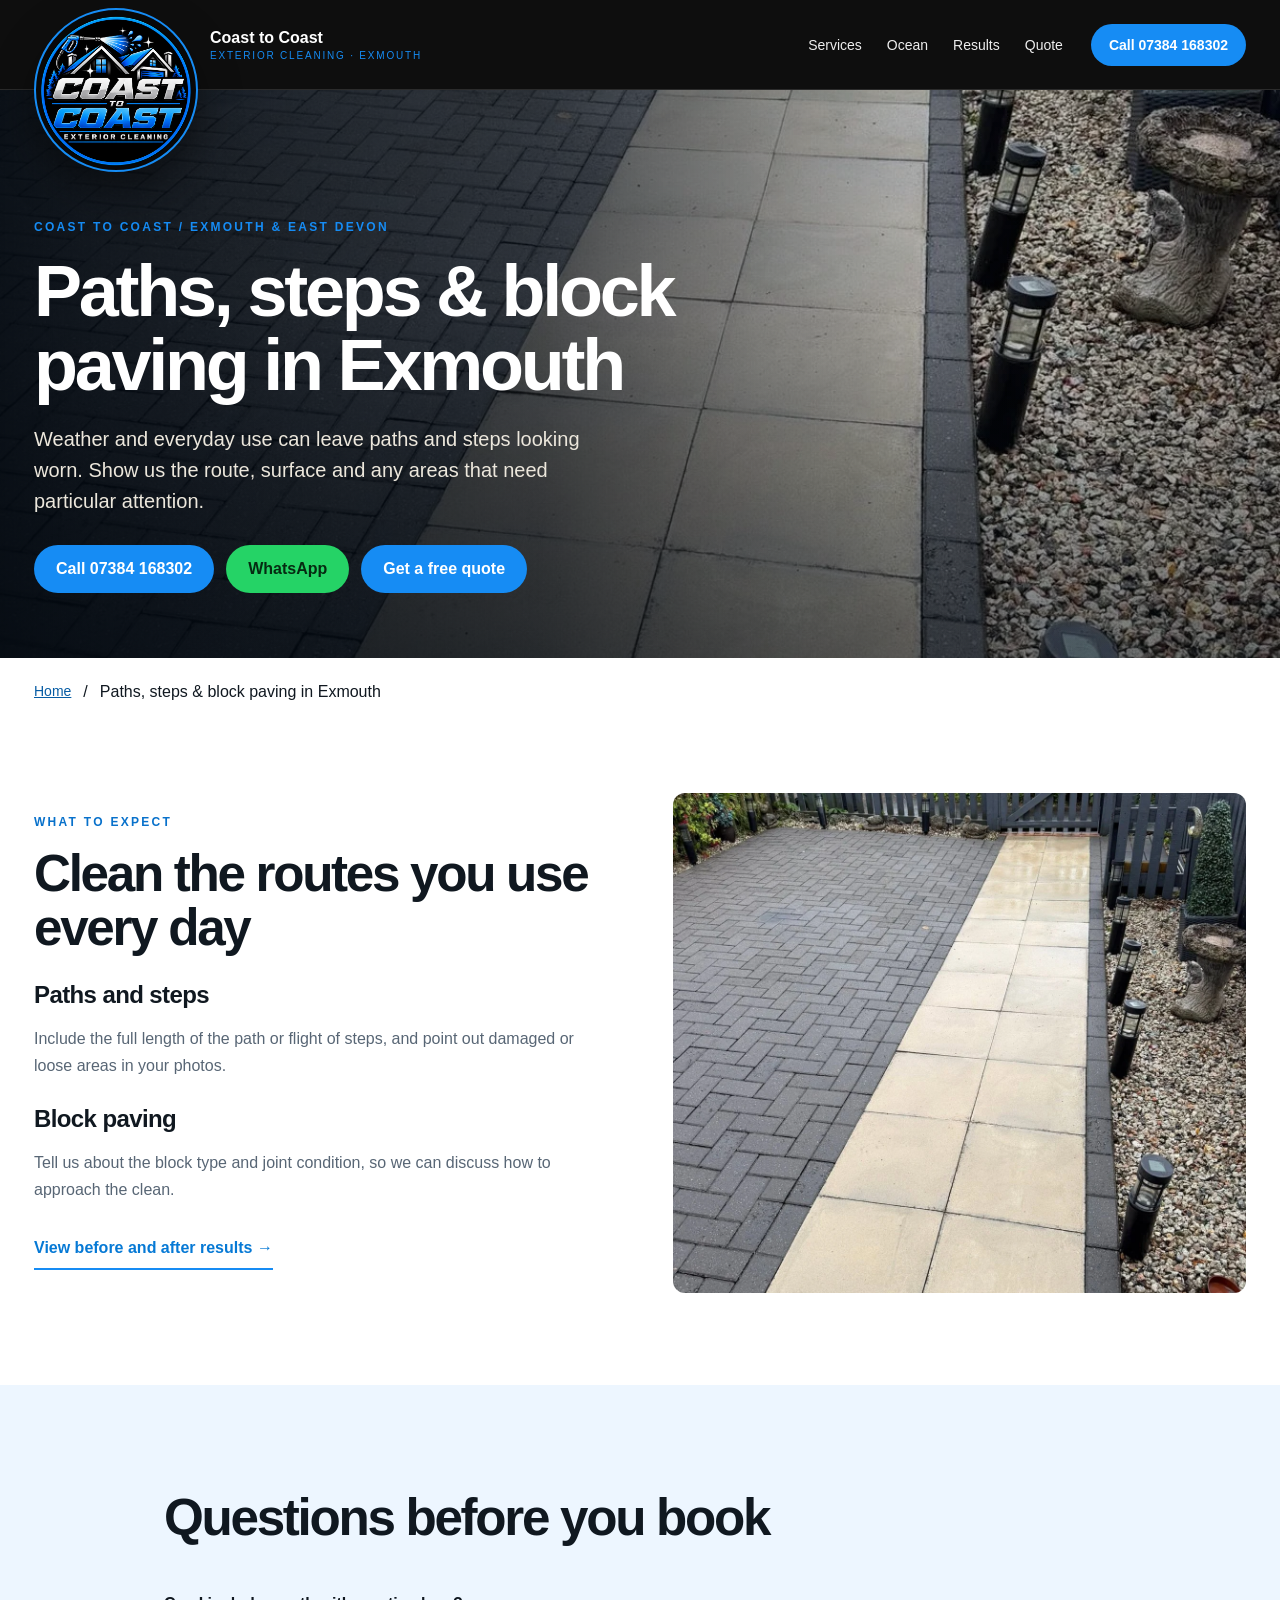
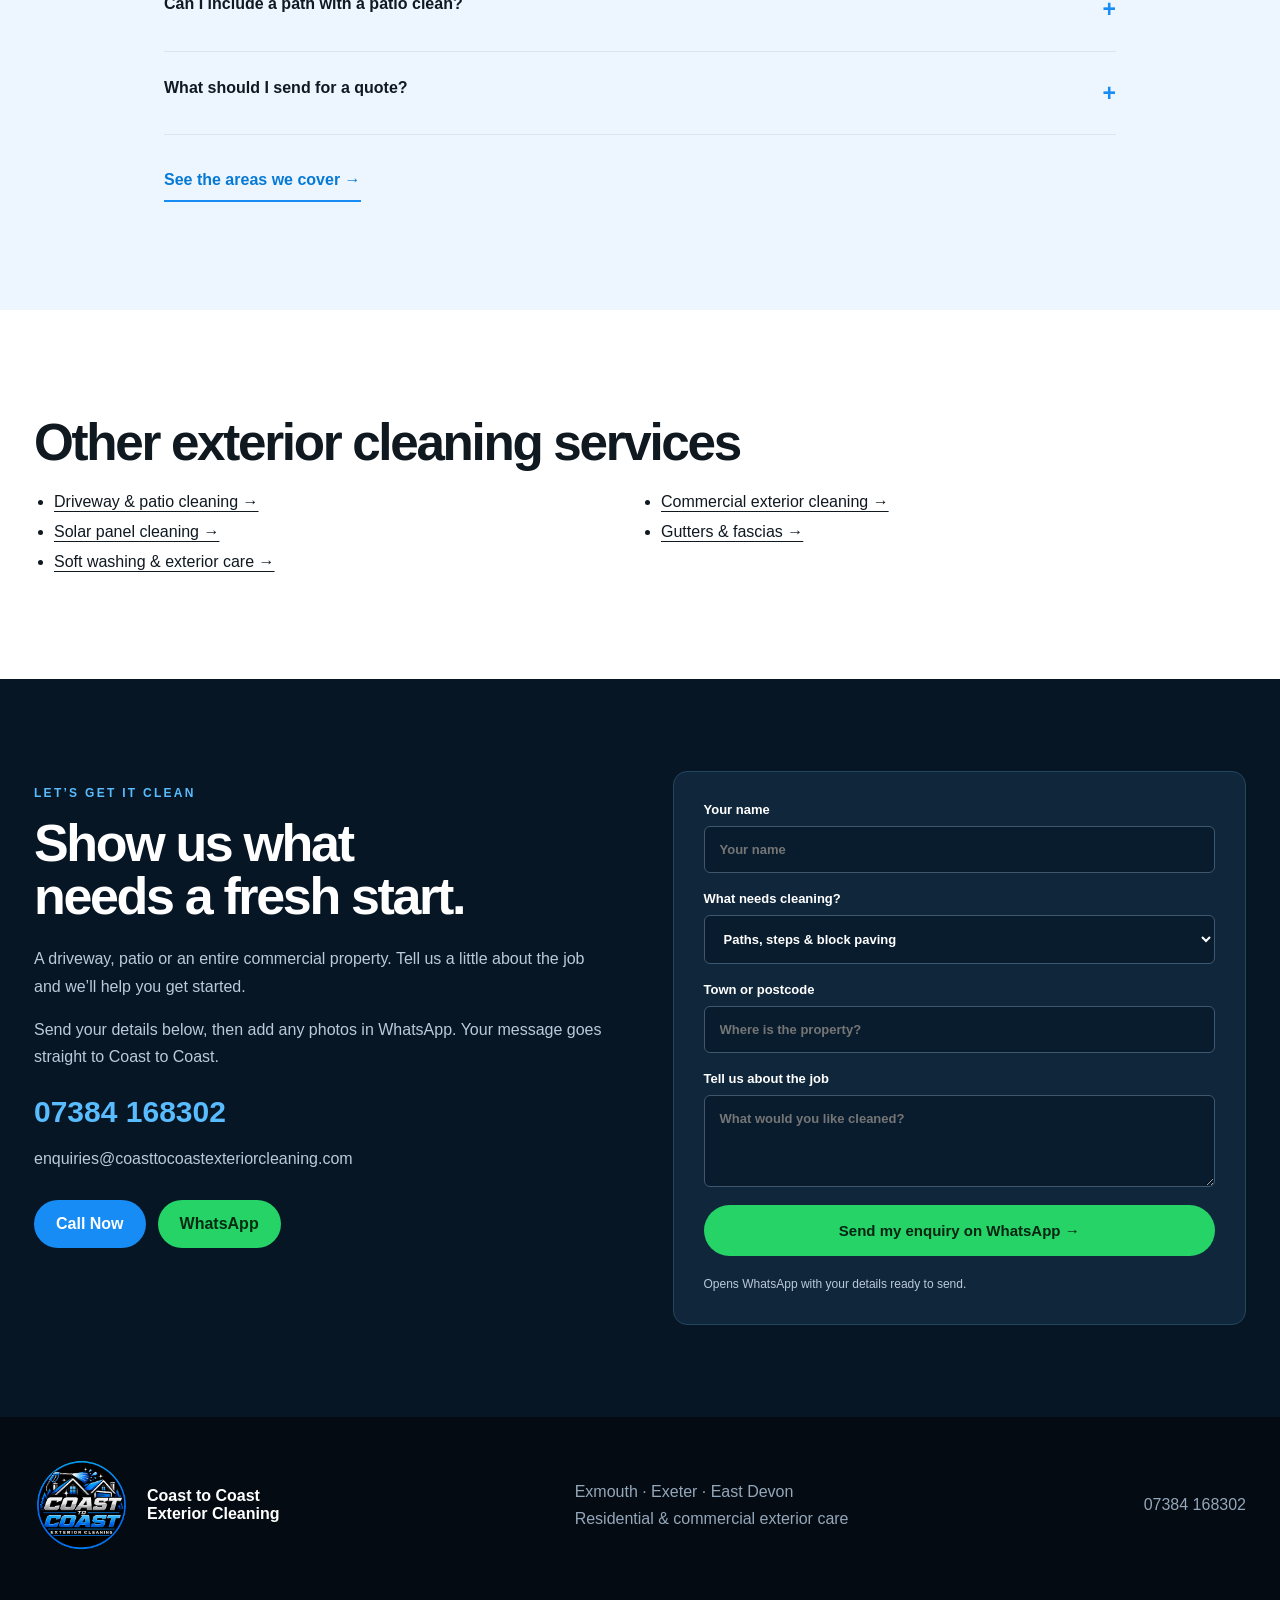
<file: paths-steps-block-paving.html>
<!doctype html><html lang="en-GB"><head><meta charset="utf-8"><meta name="viewport" content="width=device-width,initial-scale=1"><meta name="theme-color" content="#071625"><title>Paths, steps &amp; block paving in Exmouth | Coast to Coast</title><meta name="description" content="Cleaning for paths, steps and block paving across Exmouth, Exeter and East Devon. Get a quote for your outdoor surfaces."><meta name="robots" content="index,follow,max-image-preview:large"><link rel="canonical" href="https://coasttocoastexteriorcleaning.co.uk/paths-steps-block-paving.html"><link rel="icon" href="assets/logo.png"><link rel="stylesheet" href="style.css?v=6"><meta property="og:type" content="website"><meta property="og:locale" content="en_GB"><meta property="og:site_name" content="Coast to Coast Exterior Cleaning"><meta property="og:title" content="Paths, steps &amp; block paving in Exmouth | Coast to Coast"><meta property="og:description" content="Cleaning for paths, steps and block paving across Exmouth, Exeter and East Devon. Get a quote for your outdoor surfaces."><meta property="og:url" content="https://coasttocoastexteriorcleaning.co.uk/paths-steps-block-paving.html"><meta property="og:image" content="https://coasttocoastexteriorcleaning.co.uk/assets/coast-to-coast-share.jpg"><meta property="og:image:secure_url" content="https://coasttocoastexteriorcleaning.co.uk/assets/coast-to-coast-share.jpg"><meta property="og:image:width" content="1200"><meta property="og:image:height" content="630"><meta property="og:image:alt" content="Coast to Coast Exterior Cleaning, Exmouth and East Devon"><meta name="twitter:card" content="summary_large_image"><meta name="twitter:title" content="Paths, steps &amp; block paving in Exmouth | Coast to Coast"><meta name="twitter:description" content="Cleaning for paths, steps and block paving across Exmouth, Exeter and East Devon. Get a quote for your outdoor surfaces."><meta name="twitter:image" content="https://coasttocoastexteriorcleaning.co.uk/assets/coast-to-coast-share.jpg"><meta name="twitter:image:alt" content="Coast to Coast Exterior Cleaning, Exmouth and East Devon"><script type="application/ld+json">{"@context": "https://schema.org", "@graph": [{"@type": "LocalBusiness", "@id": "https://coasttocoastexteriorcleaning.co.uk/#business", "name": "Coast to Coast Exterior Cleaning", "url": "https://coasttocoastexteriorcleaning.co.uk/", "logo": "https://coasttocoastexteriorcleaning.co.uk/assets/logo.png", "image": "https://coasttocoastexteriorcleaning.co.uk/assets/coast-to-coast-share.jpg", "telephone": "+447384168302", "email": "enquiries@coasttocoastexteriorcleaning.com", "areaServed": ["Exmouth", "Budleigh Salterton", "Lympstone", "Woodbury", "Topsham", "Exeter", "Sidmouth", "Otterton", "Withycombe Raleigh", "Colaton Raleigh", "East Budleigh", "Newton Poppleford"]}, {"@type": "WebSite", "@id": "https://coasttocoastexteriorcleaning.co.uk/#website", "url": "https://coasttocoastexteriorcleaning.co.uk/", "name": "Coast to Coast Exterior Cleaning", "publisher": {"@id": "https://coasttocoastexteriorcleaning.co.uk/#business"}}, {"@type": "WebPage", "@id": "https://coasttocoastexteriorcleaning.co.uk/paths-steps-block-paving.html#page", "url": "https://coasttocoastexteriorcleaning.co.uk/paths-steps-block-paving.html", "name": "Paths, steps & block paving in Exmouth | Coast to Coast", "description": "Cleaning for paths, steps and block paving across Exmouth, Exeter and East Devon. Get a quote for your outdoor surfaces.", "isPartOf": {"@id": "https://coasttocoastexteriorcleaning.co.uk/#website"}, "inLanguage": "en-GB"}, {"@type": "BreadcrumbList", "itemListElement": [{"@type": "ListItem", "position": 1, "name": "Home", "item": "https://coasttocoastexteriorcleaning.co.uk/"}, {"@type": "ListItem", "position": 2, "name": "Paths, steps & block paving in Exmouth", "item": "https://coasttocoastexteriorcleaning.co.uk/paths-steps-block-paving.html"}]}, {"@type": "Service", "name": "Paths, steps & block paving", "url": "https://coasttocoastexteriorcleaning.co.uk/paths-steps-block-paving.html", "provider": {"@id": "https://coasttocoastexteriorcleaning.co.uk/#business"}, "areaServed": ["Exmouth", "Budleigh Salterton", "Lympstone", "Woodbury", "Topsham", "Exeter", "Sidmouth", "Otterton", "Withycombe Raleigh", "Colaton Raleigh", "East Budleigh", "Newton Poppleford"]}]}</script></head><body><a class="skip" href="#top">Skip to content</a><header class="site-header"><div class="nav-wrap"><a class="brand" href="index.html" aria-label="Coast to Coast home"><img src="assets/logo.png" alt="Coast to Coast Exterior Cleaning" width="1254" height="1254"></a><div class="brand-copy"><strong>Coast to Coast</strong><span>Exterior Cleaning · Exmouth</span></div><nav id="nav" aria-label="Main navigation"><a href="index.html#services">Services</a><a href="ocean-exmouth.html">Ocean</a><a href="index.html#results">Results</a><a href="#quote">Quote</a></nav><a class="head-call" href="tel:+447384168302">Call 07384 168302</a><button class="menu-toggle" aria-controls="nav" aria-expanded="false" aria-label="Toggle menu">☰</button></div></header><main id="top"><section class="hero inner-hero" data-service="Paths, steps &amp; block paving"><img class="hero-bg" src="assets/paving.webp" alt="" fetchpriority="high" width="1200" height="1600" srcset="assets/paving-640.webp 640w, assets/paving.webp 1200w" sizes="(max-width: 600px) 100vw, 100vw"><div class="hero-mask"></div><div class="hero-inner"><p class="eyebrow">COAST TO COAST / EXMOUTH &amp; EAST DEVON</p><h1>Paths, steps &amp; block paving in Exmouth</h1><p class="lead">Weather and everyday use can leave paths and steps looking worn. Show us the route, surface and any areas that need particular attention.</p><div class="hero-actions"><a class="btn primary" href="tel:+447384168302">Call 07384 168302</a><a class="btn whatsapp" href="https://wa.me/447384168302?text=Hi%20Coast%20to%20Coast%2C%20I%E2%80%99d%20like%20a%20free%20quote%20for%20Paths%2C%20steps%20%26%20block%20paving.">WhatsApp</a><a class="btn primary" href="#quote">Get a free quote</a></div></div></section><nav class="wrap crumbs" aria-label="Breadcrumb"><a href="index.html">Home</a><span aria-current="page">Paths, steps &amp; block paving in Exmouth</span></nav><section class="wrap split seo-detail"><div><p class="kicker">WHAT TO EXPECT</p><h2>Clean the routes you use every day</h2><h3>Paths and steps</h3><p class="muted">Include the full length of the path or flight of steps, and point out damaged or loose areas in your photos.</p><h3>Block paving</h3><p class="muted">Tell us about the block type and joint condition, so we can discuss how to approach the clean.</p><p><a class="text-link" href="index.html#results">View before and after results →</a></p></div><div class="intro-photo"><img src="assets/paving.webp" alt="Paths, steps &amp; block paving" loading="lazy" width="1200" height="1600" srcset="assets/paving-640.webp 640w, assets/paving.webp 1200w" sizes="(max-width: 600px) 100vw, 55vw"></div></section><section class="faq areas"><div class="wrap"><h2>Questions before you book</h2><details><summary>Can I include a path with a patio clean?</summary><p>Yes. List each area in your enquiry so we can discuss them together.</p></details><details><summary>What should I send for a quote?</summary><p>Send the town or postcode, a short description and photos of the area. Let us know about access and water availability.</p></details><p><a class="text-link" href="service-areas.html">See the areas we cover →</a></p></div></section><section class="wrap seo-related"><h2>Other exterior cleaning services</h2><ul class="seo-links"><li><a href="driveway-patio-cleaning.html">Driveway &amp; patio cleaning →</a></li><li><a href="commercial-exterior-cleaning.html">Commercial exterior cleaning →</a></li><li><a href="solar-panel-cleaning.html">Solar panel cleaning →</a></li><li><a href="gutter-fascia-cleaning.html">Gutters &amp; fascias →</a></li><li><a href="soft-washing.html">Soft washing &amp; exterior care →</a></li></ul></section><section class="quote" id="quote"><div class="wrap split"><div><p class="kicker">LET’S GET IT CLEAN</p><h2>Show us what<br>needs a fresh start.</h2><p>A driveway, patio or an entire commercial property. Tell us a little about the job and we’ll help you get started.</p><p>Send your details below, then add any photos in WhatsApp. Your message goes straight to Coast to Coast.</p><a class="contact-number" href="tel:+447384168302">07384 168302</a><p><a class="email" href="mailto:enquiries@coasttocoastexteriorcleaning.com">enquiries@coasttocoastexteriorcleaning.com</a></p><div class="hero-actions"><a class="btn primary" href="tel:+447384168302">Call Now</a><a class="btn whatsapp" href="https://wa.me/447384168302?text=Hi%20Coast%20to%20Coast%2C%20I%27d%20like%20a%20cleaning%20quote." target="_blank" rel="noopener">WhatsApp</a></div></div><form class="wa-form" id="wa-form"><label>Your name<input name="name" autocomplete="name" required maxlength="100" placeholder="Your name"></label><label>What needs cleaning?<select name="service" required><option value="">Choose a service</option><option>Driveway & patio cleaning</option><option>Commercial exterior cleaning</option><option>Solar panel cleaning</option><option>Paths, steps & block paving</option><option>Gutters & fascias</option><option>Soft washing & exterior care</option><option>Other / multiple services</option></select></label><label>Town or postcode<input name="area" autocomplete="postal-code" required maxlength="100" placeholder="Where is the property?"></label><label>Tell us about the job<textarea name="details" required rows="4" maxlength="2000" placeholder="What would you like cleaned?"></textarea></label><button type="submit">Send my enquiry on WhatsApp →</button><p class="form-note">Opens WhatsApp with your details ready to send.</p></form></div></section></main><footer><div class="footer-inner"><div class="footer-brand"><img src="assets/logo.png" alt="Coast to Coast logo" loading="lazy" width="1254" height="1254"><strong>Coast to Coast<br>Exterior Cleaning</strong></div><p>Exmouth · Exeter · East Devon<br>Residential & commercial exterior care</p><a href="tel:+447384168302">07384 168302</a></div></footer><div class="floating" id="floating" hidden aria-label="Quick contact"><a href="tel:+447384168302">Call Now</a><a href="https://wa.me/447384168302?text=Hi%20Coast%20to%20Coast%2C%20I%27d%20like%20a%20cleaning%20quote." target="_blank" rel="noopener">WhatsApp</a></div><script src="script.js?v=4" defer></script></body></html>
</file>
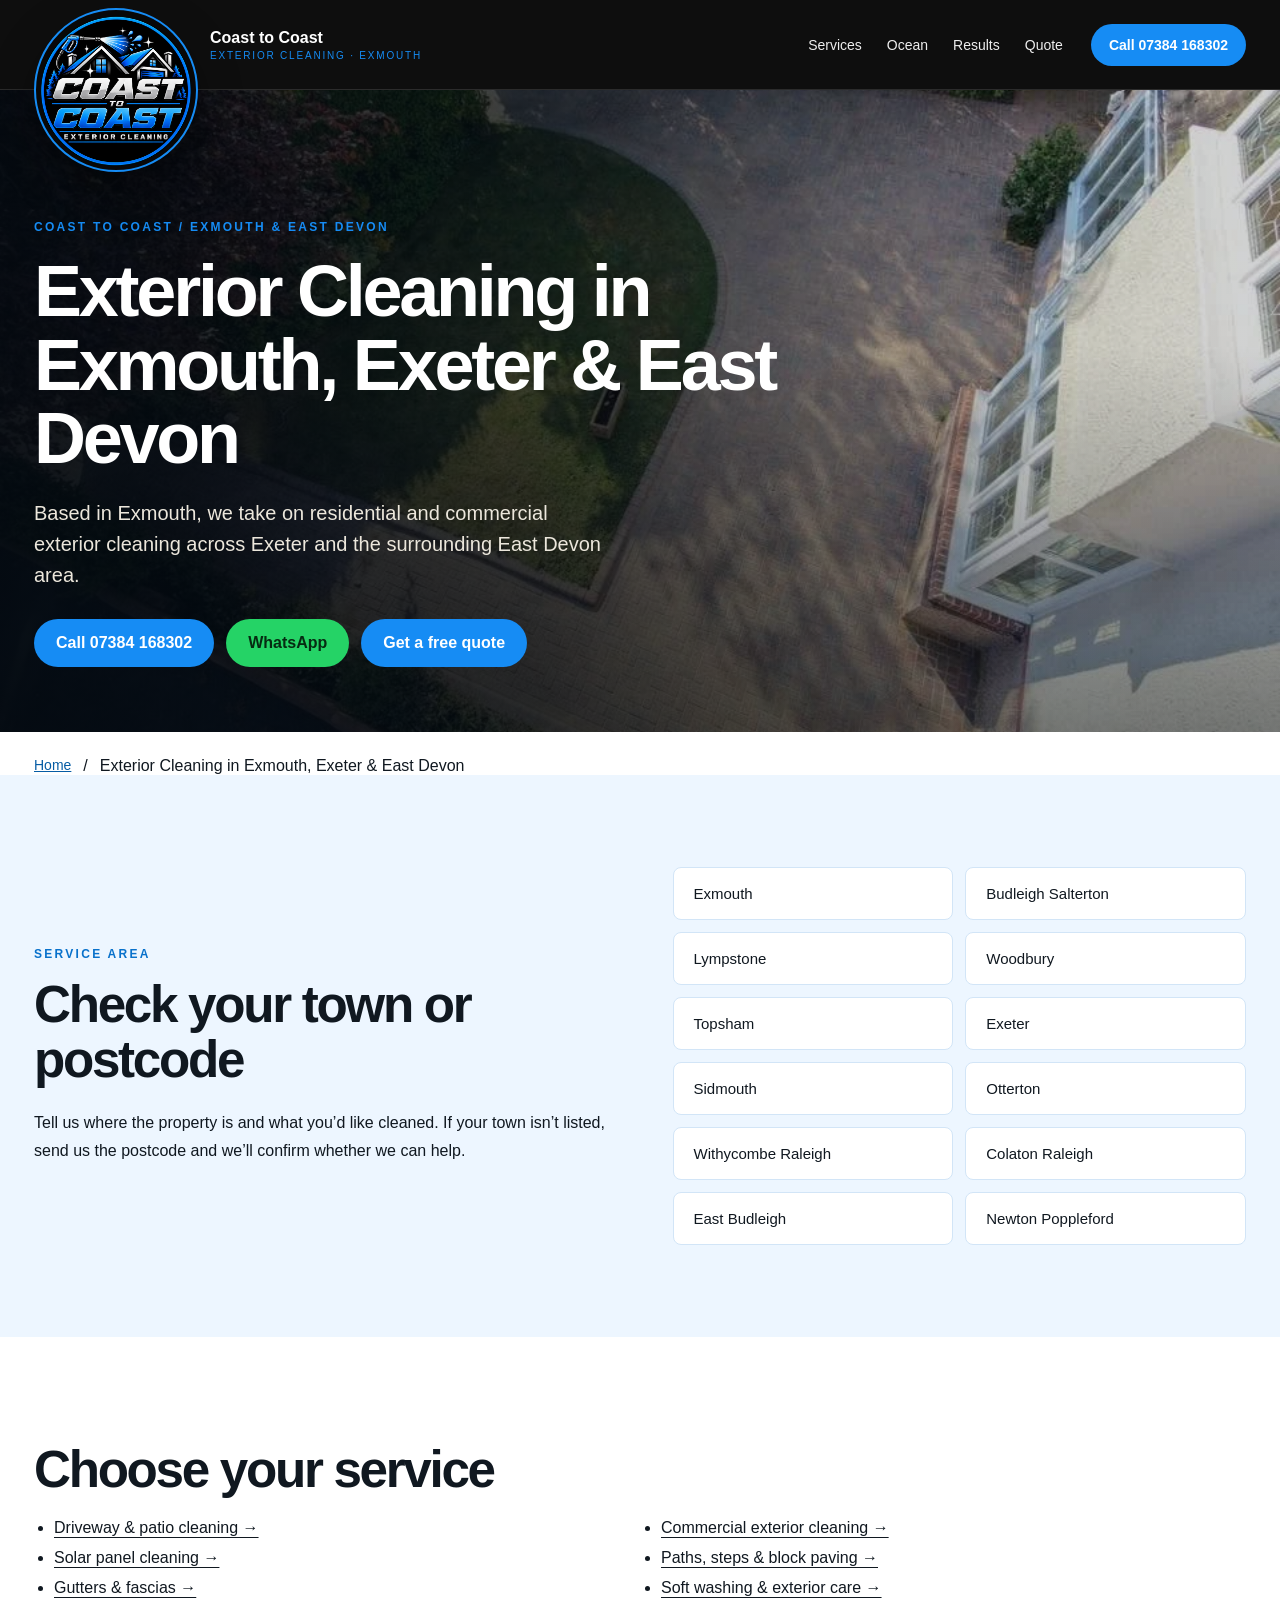
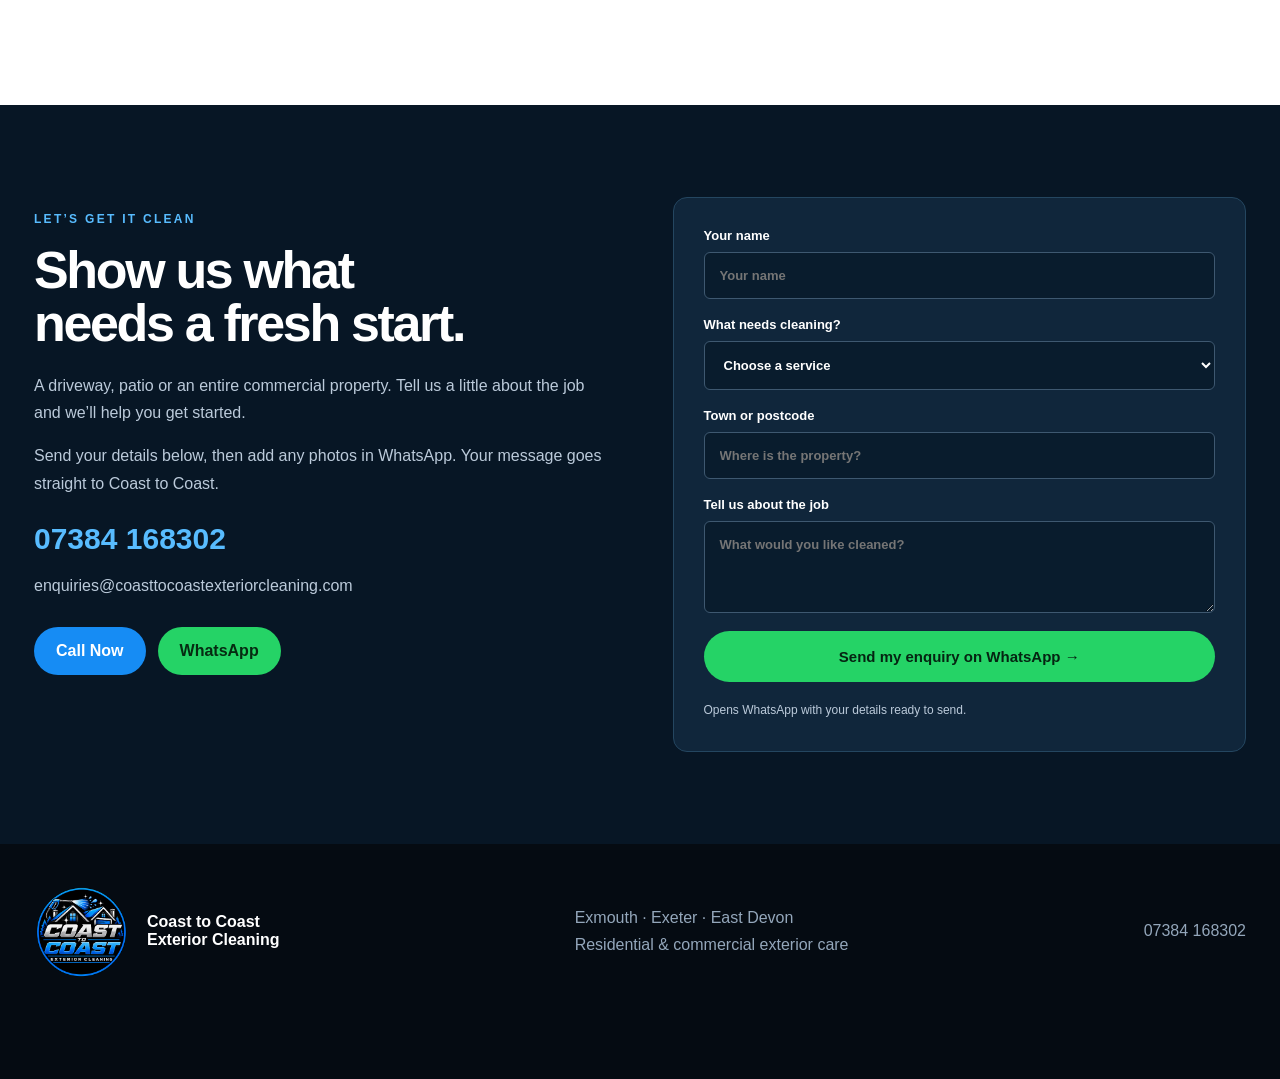
<file: service-areas.html>
<!doctype html><html lang="en-GB"><head><meta charset="utf-8"><meta name="viewport" content="width=device-width,initial-scale=1"><meta name="theme-color" content="#071625"><title>Exterior Cleaning in Exmouth, Exeter &amp; East Devon | Coast to Coast Exterior Cleaning</title><meta name="description" content="Check where Coast to Coast offers exterior cleaning, from Exmouth and Exeter to Budleigh Salterton, Sidmouth and nearby villages."><meta name="robots" content="index,follow,max-image-preview:large"><link rel="canonical" href="https://coasttocoastexteriorcleaning.co.uk/service-areas.html"><link rel="icon" href="assets/logo.png"><link rel="stylesheet" href="style.css?v=6"><meta property="og:type" content="website"><meta property="og:locale" content="en_GB"><meta property="og:site_name" content="Coast to Coast Exterior Cleaning"><meta property="og:title" content="Exterior Cleaning in Exmouth, Exeter &amp; East Devon | Coast to Coast Exterior Cleaning"><meta property="og:description" content="Check where Coast to Coast offers exterior cleaning, from Exmouth and Exeter to Budleigh Salterton, Sidmouth and nearby villages."><meta property="og:url" content="https://coasttocoastexteriorcleaning.co.uk/service-areas.html"><meta property="og:image" content="https://coasttocoastexteriorcleaning.co.uk/assets/coast-to-coast-share.jpg"><meta property="og:image:secure_url" content="https://coasttocoastexteriorcleaning.co.uk/assets/coast-to-coast-share.jpg"><meta property="og:image:width" content="1200"><meta property="og:image:height" content="630"><meta property="og:image:alt" content="Coast to Coast Exterior Cleaning, Exmouth and East Devon"><meta name="twitter:card" content="summary_large_image"><meta name="twitter:title" content="Exterior Cleaning in Exmouth, Exeter &amp; East Devon | Coast to Coast Exterior Cleaning"><meta name="twitter:description" content="Check where Coast to Coast offers exterior cleaning, from Exmouth and Exeter to Budleigh Salterton, Sidmouth and nearby villages."><meta name="twitter:image" content="https://coasttocoastexteriorcleaning.co.uk/assets/coast-to-coast-share.jpg"><meta name="twitter:image:alt" content="Coast to Coast Exterior Cleaning, Exmouth and East Devon"><script type="application/ld+json">{"@context": "https://schema.org", "@graph": [{"@type": "LocalBusiness", "@id": "https://coasttocoastexteriorcleaning.co.uk/#business", "name": "Coast to Coast Exterior Cleaning", "url": "https://coasttocoastexteriorcleaning.co.uk/", "logo": "https://coasttocoastexteriorcleaning.co.uk/assets/logo.png", "image": "https://coasttocoastexteriorcleaning.co.uk/assets/coast-to-coast-share.jpg", "telephone": "+447384168302", "email": "enquiries@coasttocoastexteriorcleaning.com", "areaServed": ["Exmouth", "Budleigh Salterton", "Lympstone", "Woodbury", "Topsham", "Exeter", "Sidmouth", "Otterton", "Withycombe Raleigh", "Colaton Raleigh", "East Budleigh", "Newton Poppleford"]}, {"@type": "WebSite", "@id": "https://coasttocoastexteriorcleaning.co.uk/#website", "url": "https://coasttocoastexteriorcleaning.co.uk/", "name": "Coast to Coast Exterior Cleaning", "publisher": {"@id": "https://coasttocoastexteriorcleaning.co.uk/#business"}}, {"@type": "WebPage", "@id": "https://coasttocoastexteriorcleaning.co.uk/service-areas.html#page", "url": "https://coasttocoastexteriorcleaning.co.uk/service-areas.html", "name": "Exterior Cleaning in Exmouth, Exeter & East Devon | Coast to Coast Exterior Cleaning", "description": "Check where Coast to Coast offers exterior cleaning, from Exmouth and Exeter to Budleigh Salterton, Sidmouth and nearby villages.", "isPartOf": {"@id": "https://coasttocoastexteriorcleaning.co.uk/#website"}, "inLanguage": "en-GB"}, {"@type": "BreadcrumbList", "itemListElement": [{"@type": "ListItem", "position": 1, "name": "Home", "item": "https://coasttocoastexteriorcleaning.co.uk/"}, {"@type": "ListItem", "position": 2, "name": "Exterior Cleaning in Exmouth, Exeter & East Devon", "item": "https://coasttocoastexteriorcleaning.co.uk/service-areas.html"}]}]}</script></head><body><a class="skip" href="#top">Skip to content</a><header class="site-header"><div class="nav-wrap"><a class="brand" href="index.html" aria-label="Coast to Coast home"><img src="assets/logo.png" alt="Coast to Coast Exterior Cleaning" width="1254" height="1254"></a><div class="brand-copy"><strong>Coast to Coast</strong><span>Exterior Cleaning · Exmouth</span></div><nav id="nav" aria-label="Main navigation"><a href="index.html#services">Services</a><a href="ocean-exmouth.html">Ocean</a><a href="index.html#results">Results</a><a href="#quote">Quote</a></nav><a class="head-call" href="tel:+447384168302">Call 07384 168302</a><button class="menu-toggle" aria-controls="nav" aria-expanded="false" aria-label="Toggle menu">☰</button></div></header><main id="top"><section class="hero inner-hero"><img class="hero-bg" src="assets/driveway-clean.webp" alt="" fetchpriority="high" width="960" height="720" srcset="assets/driveway-clean-640.webp 640w, assets/driveway-clean.webp 960w" sizes="(max-width: 600px) 100vw, 100vw"><div class="hero-mask"></div><div class="hero-inner"><p class="eyebrow">COAST TO COAST / EXMOUTH &amp; EAST DEVON</p><h1>Exterior Cleaning in Exmouth, Exeter &amp; East Devon</h1><p class="lead">Based in Exmouth, we take on residential and commercial exterior cleaning across Exeter and the surrounding East Devon area.</p><div class="hero-actions"><a class="btn primary" href="tel:+447384168302">Call 07384 168302</a><a class="btn whatsapp" href="https://wa.me/447384168302?text=Hi%20Coast%20to%20Coast%2C%20I%E2%80%99d%20like%20a%20free%20quote%20for%20exterior%20cleaning.">WhatsApp</a><a class="btn primary" href="#quote">Get a free quote</a></div></div></section><nav class="wrap crumbs" aria-label="Breadcrumb"><a href="index.html">Home</a><span aria-current="page">Exterior Cleaning in Exmouth, Exeter &amp; East Devon</span></nav><section class="areas"><div class="wrap split seo-detail"><div><p class="kicker">SERVICE AREA</p><h2>Check your town or postcode</h2><p>Tell us where the property is and what you’d like cleaned. If your town isn’t listed, send us the postcode and we’ll confirm whether we can help.</p></div><div class="towns"><span>Exmouth</span><span>Budleigh Salterton</span><span>Lympstone</span><span>Woodbury</span><span>Topsham</span><span>Exeter</span><span>Sidmouth</span><span>Otterton</span><span>Withycombe Raleigh</span><span>Colaton Raleigh</span><span>East Budleigh</span><span>Newton Poppleford</span></div></div></section><section class="wrap seo-related"><h2>Choose your service</h2><ul class="seo-links"><li><a href="driveway-patio-cleaning.html">Driveway &amp; patio cleaning →</a></li><li><a href="commercial-exterior-cleaning.html">Commercial exterior cleaning →</a></li><li><a href="solar-panel-cleaning.html">Solar panel cleaning →</a></li><li><a href="paths-steps-block-paving.html">Paths, steps &amp; block paving →</a></li><li><a href="gutter-fascia-cleaning.html">Gutters &amp; fascias →</a></li><li><a href="soft-washing.html">Soft washing &amp; exterior care →</a></li></ul></section><section class="quote" id="quote"><div class="wrap split"><div><p class="kicker">LET’S GET IT CLEAN</p><h2>Show us what<br>needs a fresh start.</h2><p>A driveway, patio or an entire commercial property. Tell us a little about the job and we’ll help you get started.</p><p>Send your details below, then add any photos in WhatsApp. Your message goes straight to Coast to Coast.</p><a class="contact-number" href="tel:+447384168302">07384 168302</a><p><a class="email" href="mailto:enquiries@coasttocoastexteriorcleaning.com">enquiries@coasttocoastexteriorcleaning.com</a></p><div class="hero-actions"><a class="btn primary" href="tel:+447384168302">Call Now</a><a class="btn whatsapp" href="https://wa.me/447384168302?text=Hi%20Coast%20to%20Coast%2C%20I%27d%20like%20a%20cleaning%20quote." target="_blank" rel="noopener">WhatsApp</a></div></div><form class="wa-form" id="wa-form"><label>Your name<input name="name" autocomplete="name" required maxlength="100" placeholder="Your name"></label><label>What needs cleaning?<select name="service" required><option value="">Choose a service</option><option>Driveway & patio cleaning</option><option>Commercial exterior cleaning</option><option>Solar panel cleaning</option><option>Paths, steps & block paving</option><option>Gutters & fascias</option><option>Soft washing & exterior care</option><option>Other / multiple services</option></select></label><label>Town or postcode<input name="area" autocomplete="postal-code" required maxlength="100" placeholder="Where is the property?"></label><label>Tell us about the job<textarea name="details" required rows="4" maxlength="2000" placeholder="What would you like cleaned?"></textarea></label><button type="submit">Send my enquiry on WhatsApp →</button><p class="form-note">Opens WhatsApp with your details ready to send.</p></form></div></section></main><footer><div class="footer-inner"><div class="footer-brand"><img src="assets/logo.png" alt="Coast to Coast logo" loading="lazy" width="1254" height="1254"><strong>Coast to Coast<br>Exterior Cleaning</strong></div><p>Exmouth · Exeter · East Devon<br>Residential & commercial exterior care</p><a href="tel:+447384168302">07384 168302</a></div></footer><div class="floating" id="floating" hidden aria-label="Quick contact"><a href="tel:+447384168302">Call Now</a><a href="https://wa.me/447384168302?text=Hi%20Coast%20to%20Coast%2C%20I%27d%20like%20a%20cleaning%20quote." target="_blank" rel="noopener">WhatsApp</a></div><script src="script.js?v=4" defer></script></body></html>
</file>
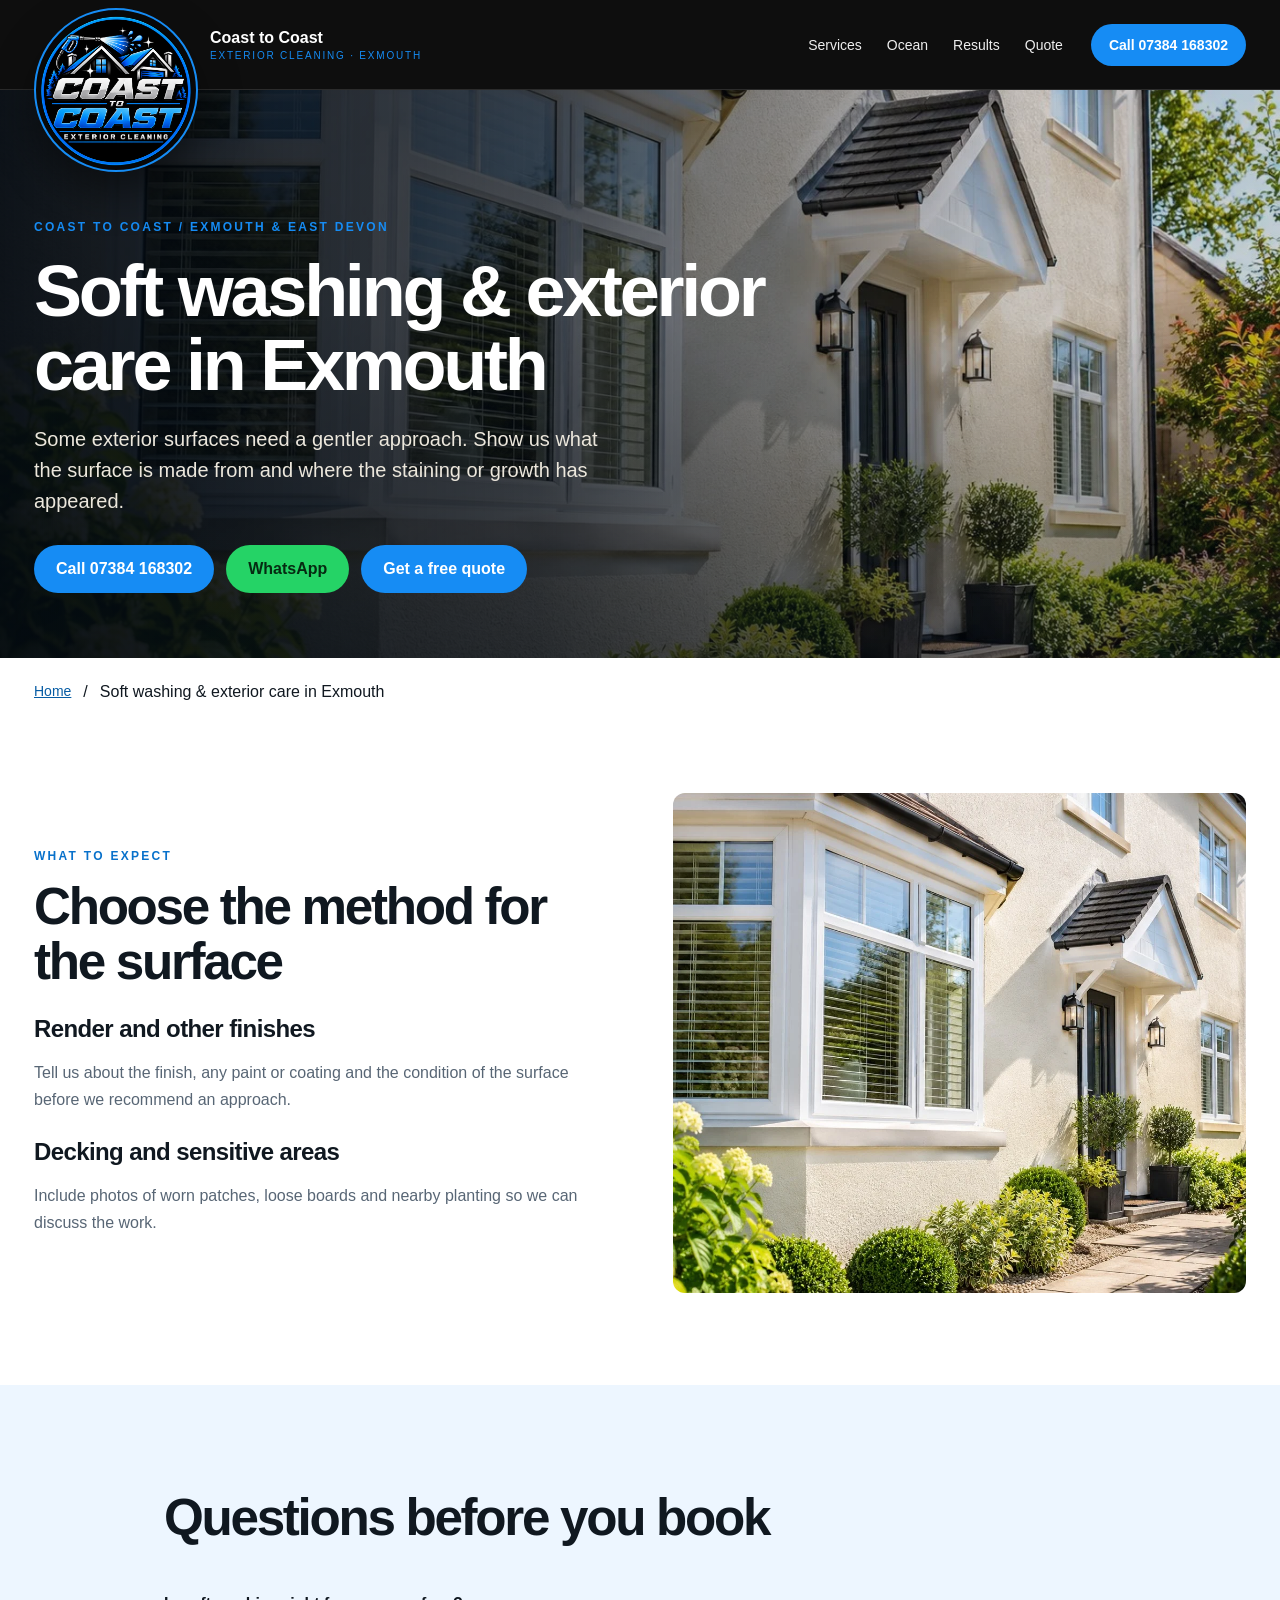
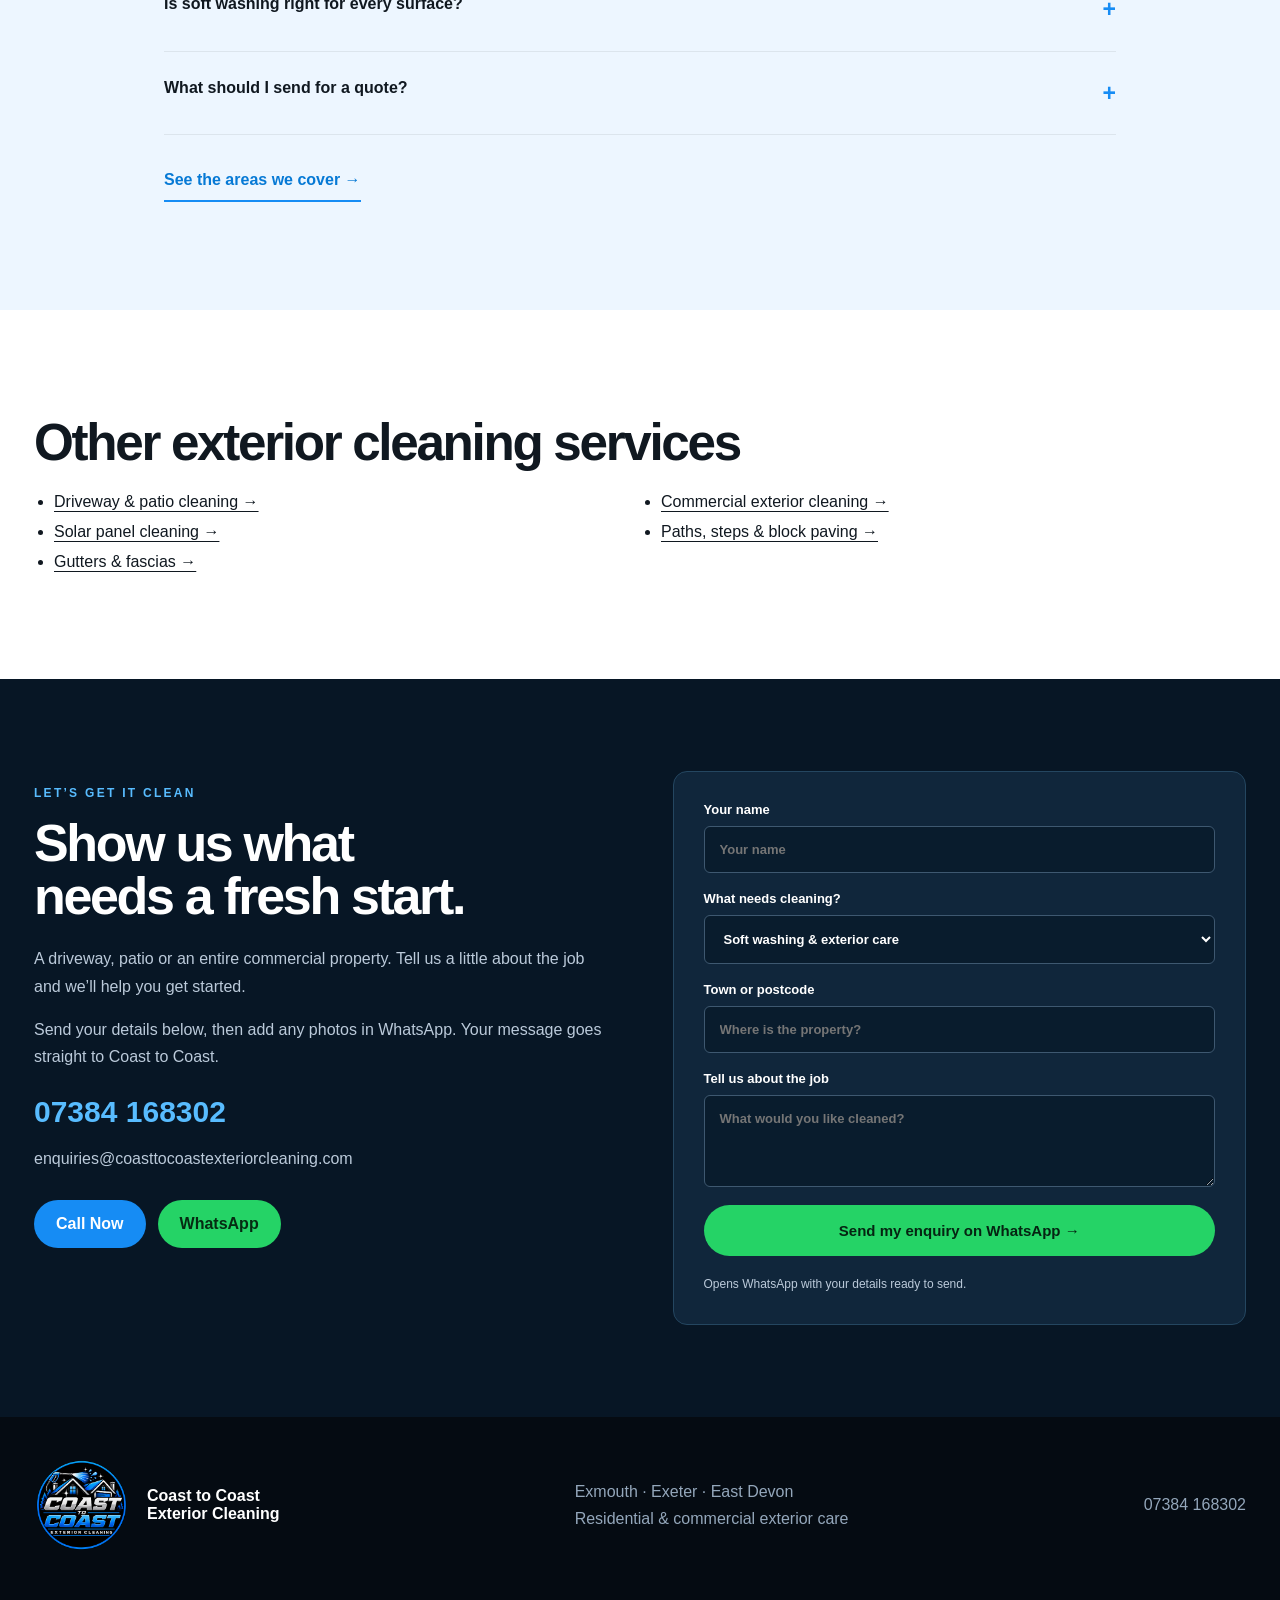
<file: soft-washing.html>
<!doctype html><html lang="en-GB"><head><meta charset="utf-8"><meta name="viewport" content="width=device-width,initial-scale=1"><meta name="theme-color" content="#071625"><title>Soft washing &amp; exterior care in Exmouth | Coast to Coast</title><meta name="description" content="Soft washing for suitable render, decking and other exterior surfaces in Exmouth, Exeter and East Devon."><meta name="robots" content="index,follow,max-image-preview:large"><link rel="canonical" href="https://coasttocoastexteriorcleaning.co.uk/soft-washing.html"><link rel="icon" href="assets/logo.png"><link rel="stylesheet" href="style.css?v=6"><meta property="og:type" content="website"><meta property="og:locale" content="en_GB"><meta property="og:site_name" content="Coast to Coast Exterior Cleaning"><meta property="og:title" content="Soft washing &amp; exterior care in Exmouth | Coast to Coast"><meta property="og:description" content="Soft washing for suitable render, decking and other exterior surfaces in Exmouth, Exeter and East Devon."><meta property="og:url" content="https://coasttocoastexteriorcleaning.co.uk/soft-washing.html"><meta property="og:image" content="https://coasttocoastexteriorcleaning.co.uk/assets/coast-to-coast-share.jpg"><meta property="og:image:secure_url" content="https://coasttocoastexteriorcleaning.co.uk/assets/coast-to-coast-share.jpg"><meta property="og:image:width" content="1200"><meta property="og:image:height" content="630"><meta property="og:image:alt" content="Coast to Coast Exterior Cleaning, Exmouth and East Devon"><meta name="twitter:card" content="summary_large_image"><meta name="twitter:title" content="Soft washing &amp; exterior care in Exmouth | Coast to Coast"><meta name="twitter:description" content="Soft washing for suitable render, decking and other exterior surfaces in Exmouth, Exeter and East Devon."><meta name="twitter:image" content="https://coasttocoastexteriorcleaning.co.uk/assets/coast-to-coast-share.jpg"><meta name="twitter:image:alt" content="Coast to Coast Exterior Cleaning, Exmouth and East Devon"><script type="application/ld+json">{"@context": "https://schema.org", "@graph": [{"@type": "LocalBusiness", "@id": "https://coasttocoastexteriorcleaning.co.uk/#business", "name": "Coast to Coast Exterior Cleaning", "url": "https://coasttocoastexteriorcleaning.co.uk/", "logo": "https://coasttocoastexteriorcleaning.co.uk/assets/logo.png", "image": "https://coasttocoastexteriorcleaning.co.uk/assets/coast-to-coast-share.jpg", "telephone": "+447384168302", "email": "enquiries@coasttocoastexteriorcleaning.com", "areaServed": ["Exmouth", "Budleigh Salterton", "Lympstone", "Woodbury", "Topsham", "Exeter", "Sidmouth", "Otterton", "Withycombe Raleigh", "Colaton Raleigh", "East Budleigh", "Newton Poppleford"]}, {"@type": "WebSite", "@id": "https://coasttocoastexteriorcleaning.co.uk/#website", "url": "https://coasttocoastexteriorcleaning.co.uk/", "name": "Coast to Coast Exterior Cleaning", "publisher": {"@id": "https://coasttocoastexteriorcleaning.co.uk/#business"}}, {"@type": "WebPage", "@id": "https://coasttocoastexteriorcleaning.co.uk/soft-washing.html#page", "url": "https://coasttocoastexteriorcleaning.co.uk/soft-washing.html", "name": "Soft washing & exterior care in Exmouth | Coast to Coast", "description": "Soft washing for suitable render, decking and other exterior surfaces in Exmouth, Exeter and East Devon.", "isPartOf": {"@id": "https://coasttocoastexteriorcleaning.co.uk/#website"}, "inLanguage": "en-GB"}, {"@type": "BreadcrumbList", "itemListElement": [{"@type": "ListItem", "position": 1, "name": "Home", "item": "https://coasttocoastexteriorcleaning.co.uk/"}, {"@type": "ListItem", "position": 2, "name": "Soft washing & exterior care in Exmouth", "item": "https://coasttocoastexteriorcleaning.co.uk/soft-washing.html"}]}, {"@type": "Service", "name": "Soft washing & exterior care", "url": "https://coasttocoastexteriorcleaning.co.uk/soft-washing.html", "provider": {"@id": "https://coasttocoastexteriorcleaning.co.uk/#business"}, "areaServed": ["Exmouth", "Budleigh Salterton", "Lympstone", "Woodbury", "Topsham", "Exeter", "Sidmouth", "Otterton", "Withycombe Raleigh", "Colaton Raleigh", "East Budleigh", "Newton Poppleford"]}]}</script></head><body><a class="skip" href="#top">Skip to content</a><header class="site-header"><div class="nav-wrap"><a class="brand" href="index.html" aria-label="Coast to Coast home"><img src="assets/logo.png" alt="Coast to Coast Exterior Cleaning" width="1254" height="1254"></a><div class="brand-copy"><strong>Coast to Coast</strong><span>Exterior Cleaning · Exmouth</span></div><nav id="nav" aria-label="Main navigation"><a href="index.html#services">Services</a><a href="ocean-exmouth.html">Ocean</a><a href="index.html#results">Results</a><a href="#quote">Quote</a></nav><a class="head-call" href="tel:+447384168302">Call 07384 168302</a><button class="menu-toggle" aria-controls="nav" aria-expanded="false" aria-label="Toggle menu">☰</button></div></header><main id="top"><section class="hero inner-hero" data-service="Soft washing &amp; exterior care"><img class="hero-bg" src="assets/soft-washing.webp" alt="" fetchpriority="high" width="1400" height="933" srcset="assets/soft-washing-640.webp 640w, assets/soft-washing.webp 1400w" sizes="(max-width: 600px) 100vw, 100vw"><div class="hero-mask"></div><div class="hero-inner"><p class="eyebrow">COAST TO COAST / EXMOUTH &amp; EAST DEVON</p><h1>Soft washing &amp; exterior care in Exmouth</h1><p class="lead">Some exterior surfaces need a gentler approach. Show us what the surface is made from and where the staining or growth has appeared.</p><div class="hero-actions"><a class="btn primary" href="tel:+447384168302">Call 07384 168302</a><a class="btn whatsapp" href="https://wa.me/447384168302?text=Hi%20Coast%20to%20Coast%2C%20I%E2%80%99d%20like%20a%20free%20quote%20for%20Soft%20washing%20%26%20exterior%20care.">WhatsApp</a><a class="btn primary" href="#quote">Get a free quote</a></div></div></section><nav class="wrap crumbs" aria-label="Breadcrumb"><a href="index.html">Home</a><span aria-current="page">Soft washing &amp; exterior care in Exmouth</span></nav><section class="wrap split seo-detail"><div><p class="kicker">WHAT TO EXPECT</p><h2>Choose the method for the surface</h2><h3>Render and other finishes</h3><p class="muted">Tell us about the finish, any paint or coating and the condition of the surface before we recommend an approach.</p><h3>Decking and sensitive areas</h3><p class="muted">Include photos of worn patches, loose boards and nearby planting so we can discuss the work.</p></div><div class="intro-photo"><img src="assets/soft-washing.webp" alt="Soft washing &amp; exterior care" loading="lazy" width="1400" height="933" srcset="assets/soft-washing-640.webp 640w, assets/soft-washing.webp 1400w" sizes="(max-width: 600px) 100vw, 55vw"></div></section><section class="faq areas"><div class="wrap"><h2>Questions before you book</h2><details><summary>Is soft washing right for every surface?</summary><p>No. Suitability depends on the material and its condition. We discuss the method after looking at the property.</p></details><details><summary>What should I send for a quote?</summary><p>Send the town or postcode, a short description and photos of the area. Let us know about access and water availability.</p></details><p><a class="text-link" href="service-areas.html">See the areas we cover →</a></p></div></section><section class="wrap seo-related"><h2>Other exterior cleaning services</h2><ul class="seo-links"><li><a href="driveway-patio-cleaning.html">Driveway &amp; patio cleaning →</a></li><li><a href="commercial-exterior-cleaning.html">Commercial exterior cleaning →</a></li><li><a href="solar-panel-cleaning.html">Solar panel cleaning →</a></li><li><a href="paths-steps-block-paving.html">Paths, steps &amp; block paving →</a></li><li><a href="gutter-fascia-cleaning.html">Gutters &amp; fascias →</a></li></ul></section><section class="quote" id="quote"><div class="wrap split"><div><p class="kicker">LET’S GET IT CLEAN</p><h2>Show us what<br>needs a fresh start.</h2><p>A driveway, patio or an entire commercial property. Tell us a little about the job and we’ll help you get started.</p><p>Send your details below, then add any photos in WhatsApp. Your message goes straight to Coast to Coast.</p><a class="contact-number" href="tel:+447384168302">07384 168302</a><p><a class="email" href="mailto:enquiries@coasttocoastexteriorcleaning.com">enquiries@coasttocoastexteriorcleaning.com</a></p><div class="hero-actions"><a class="btn primary" href="tel:+447384168302">Call Now</a><a class="btn whatsapp" href="https://wa.me/447384168302?text=Hi%20Coast%20to%20Coast%2C%20I%27d%20like%20a%20cleaning%20quote." target="_blank" rel="noopener">WhatsApp</a></div></div><form class="wa-form" id="wa-form"><label>Your name<input name="name" autocomplete="name" required maxlength="100" placeholder="Your name"></label><label>What needs cleaning?<select name="service" required><option value="">Choose a service</option><option>Driveway & patio cleaning</option><option>Commercial exterior cleaning</option><option>Solar panel cleaning</option><option>Paths, steps & block paving</option><option>Gutters & fascias</option><option>Soft washing & exterior care</option><option>Other / multiple services</option></select></label><label>Town or postcode<input name="area" autocomplete="postal-code" required maxlength="100" placeholder="Where is the property?"></label><label>Tell us about the job<textarea name="details" required rows="4" maxlength="2000" placeholder="What would you like cleaned?"></textarea></label><button type="submit">Send my enquiry on WhatsApp →</button><p class="form-note">Opens WhatsApp with your details ready to send.</p></form></div></section></main><footer><div class="footer-inner"><div class="footer-brand"><img src="assets/logo.png" alt="Coast to Coast logo" loading="lazy" width="1254" height="1254"><strong>Coast to Coast<br>Exterior Cleaning</strong></div><p>Exmouth · Exeter · East Devon<br>Residential & commercial exterior care</p><a href="tel:+447384168302">07384 168302</a></div></footer><div class="floating" id="floating" hidden aria-label="Quick contact"><a href="tel:+447384168302">Call Now</a><a href="https://wa.me/447384168302?text=Hi%20Coast%20to%20Coast%2C%20I%27d%20like%20a%20cleaning%20quote." target="_blank" rel="noopener">WhatsApp</a></div><script src="script.js?v=4" defer></script></body></html>
</file>
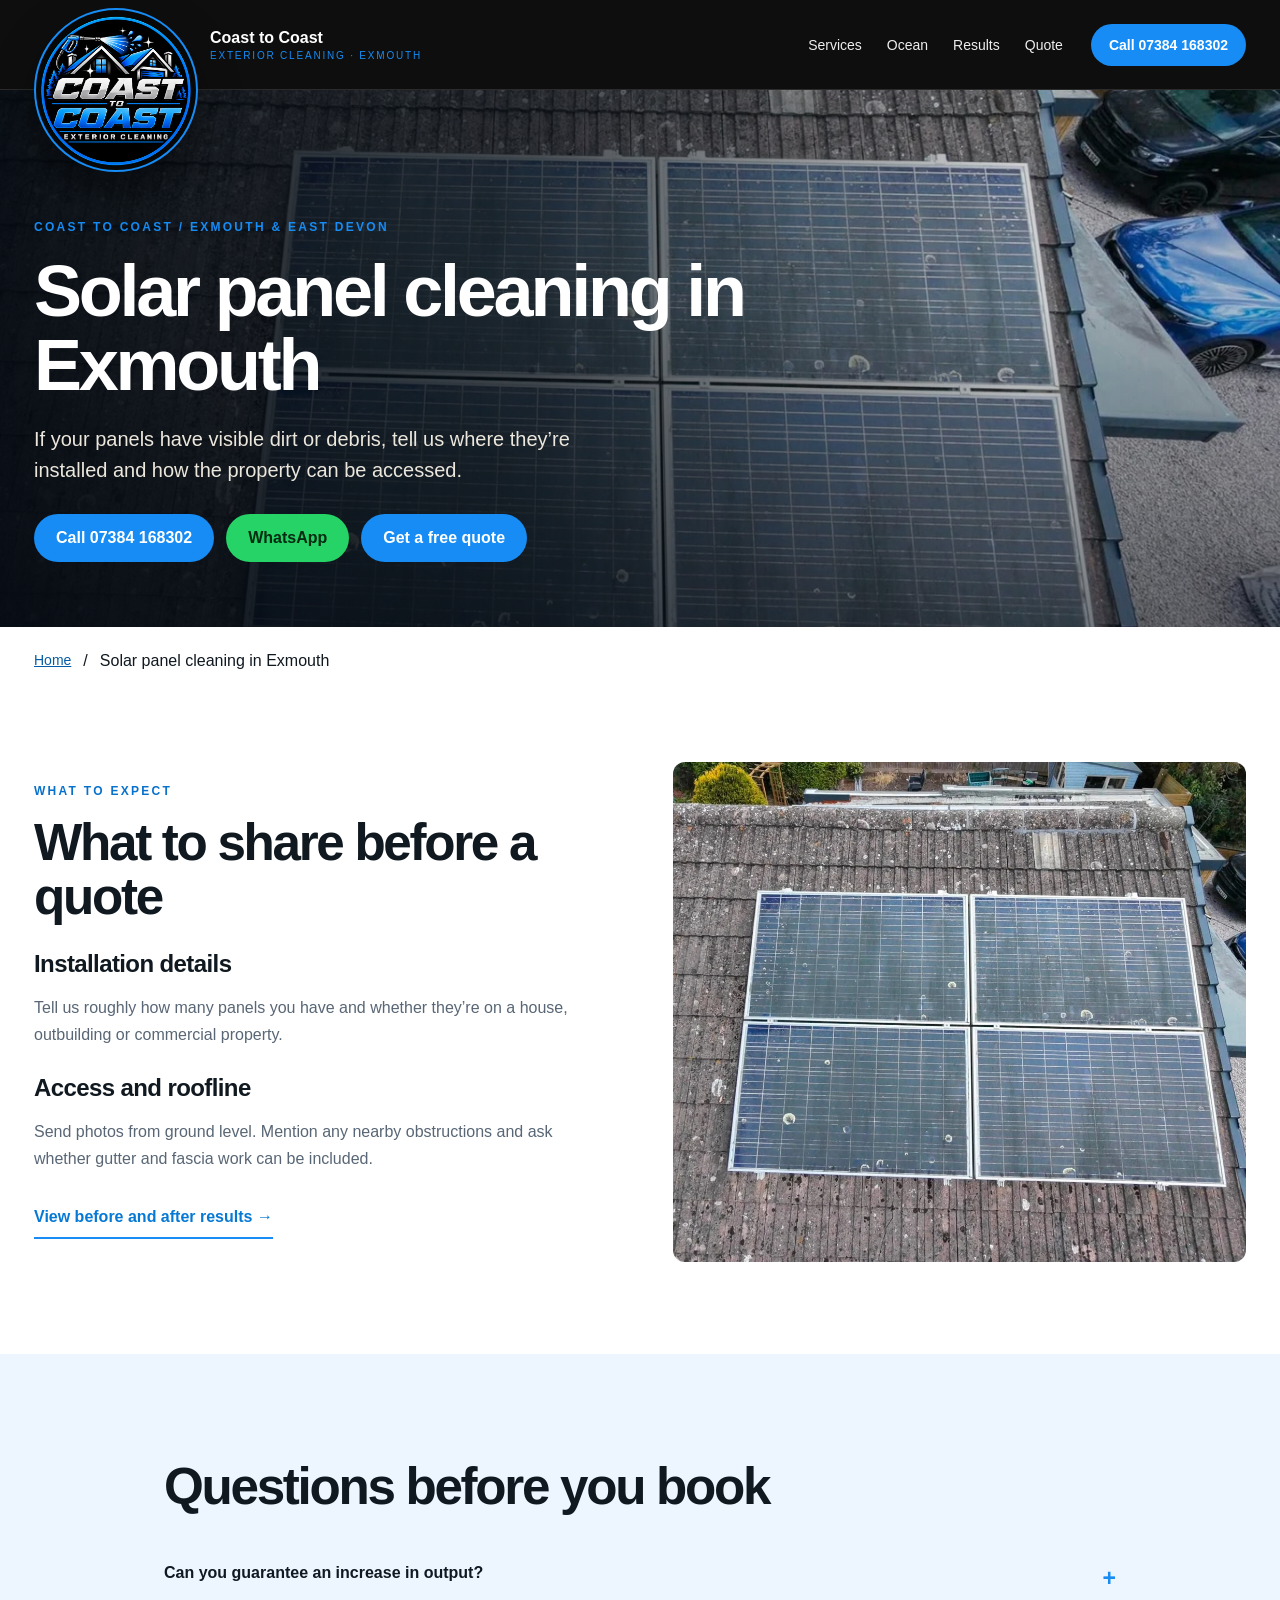
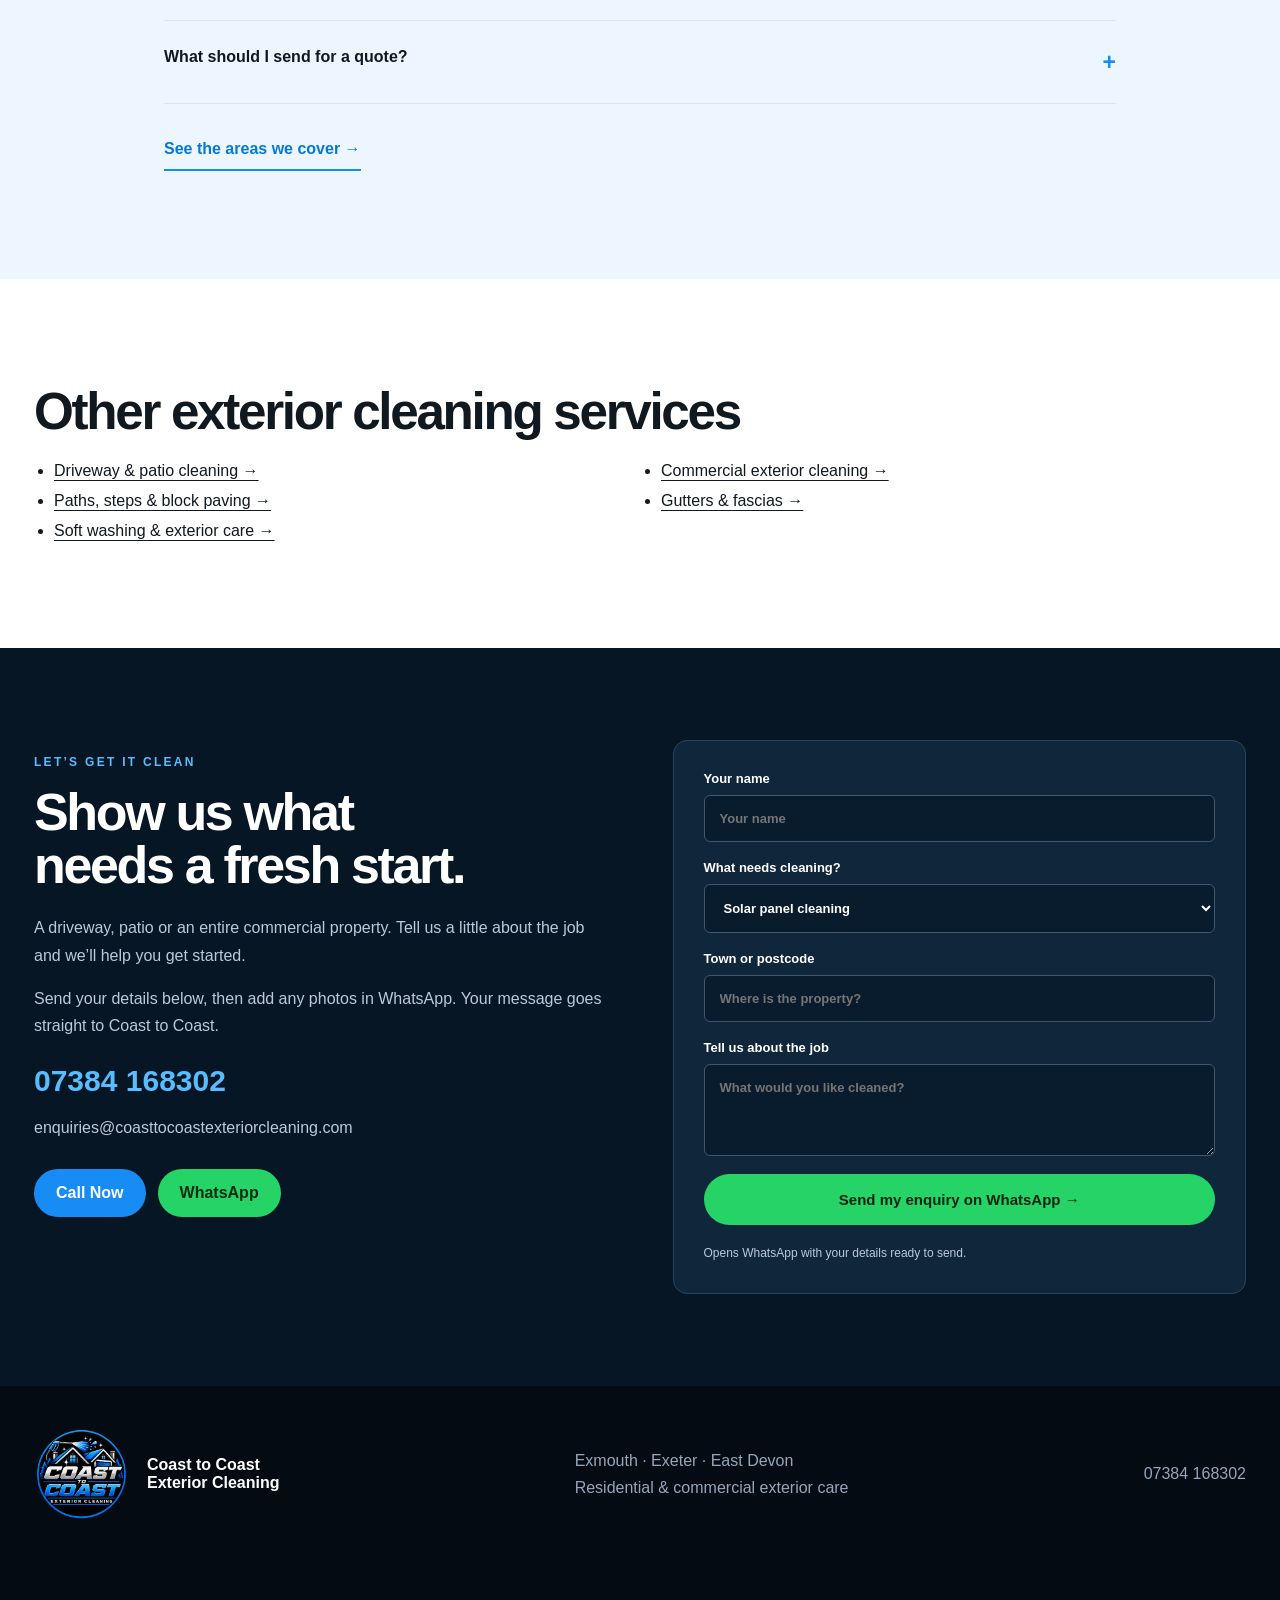
<file: solar-panel-cleaning.html>
<!doctype html><html lang="en-GB"><head><meta charset="utf-8"><meta name="viewport" content="width=device-width,initial-scale=1"><meta name="theme-color" content="#071625"><title>Solar panel cleaning in Exmouth | Coast to Coast</title><meta name="description" content="Solar panel cleaning in Exmouth, Exeter and East Devon. Send details of your installation and access for a free quote."><meta name="robots" content="index,follow,max-image-preview:large"><link rel="canonical" href="https://coasttocoastexteriorcleaning.co.uk/solar-panel-cleaning.html"><link rel="icon" href="assets/logo.png"><link rel="stylesheet" href="style.css?v=6"><meta property="og:type" content="website"><meta property="og:locale" content="en_GB"><meta property="og:site_name" content="Coast to Coast Exterior Cleaning"><meta property="og:title" content="Solar panel cleaning in Exmouth | Coast to Coast"><meta property="og:description" content="Solar panel cleaning in Exmouth, Exeter and East Devon. Send details of your installation and access for a free quote."><meta property="og:url" content="https://coasttocoastexteriorcleaning.co.uk/solar-panel-cleaning.html"><meta property="og:image" content="https://coasttocoastexteriorcleaning.co.uk/assets/coast-to-coast-share.jpg"><meta property="og:image:secure_url" content="https://coasttocoastexteriorcleaning.co.uk/assets/coast-to-coast-share.jpg"><meta property="og:image:width" content="1200"><meta property="og:image:height" content="630"><meta property="og:image:alt" content="Coast to Coast Exterior Cleaning, Exmouth and East Devon"><meta name="twitter:card" content="summary_large_image"><meta name="twitter:title" content="Solar panel cleaning in Exmouth | Coast to Coast"><meta name="twitter:description" content="Solar panel cleaning in Exmouth, Exeter and East Devon. Send details of your installation and access for a free quote."><meta name="twitter:image" content="https://coasttocoastexteriorcleaning.co.uk/assets/coast-to-coast-share.jpg"><meta name="twitter:image:alt" content="Coast to Coast Exterior Cleaning, Exmouth and East Devon"><script type="application/ld+json">{"@context": "https://schema.org", "@graph": [{"@type": "LocalBusiness", "@id": "https://coasttocoastexteriorcleaning.co.uk/#business", "name": "Coast to Coast Exterior Cleaning", "url": "https://coasttocoastexteriorcleaning.co.uk/", "logo": "https://coasttocoastexteriorcleaning.co.uk/assets/logo.png", "image": "https://coasttocoastexteriorcleaning.co.uk/assets/coast-to-coast-share.jpg", "telephone": "+447384168302", "email": "enquiries@coasttocoastexteriorcleaning.com", "areaServed": ["Exmouth", "Budleigh Salterton", "Lympstone", "Woodbury", "Topsham", "Exeter", "Sidmouth", "Otterton", "Withycombe Raleigh", "Colaton Raleigh", "East Budleigh", "Newton Poppleford"]}, {"@type": "WebSite", "@id": "https://coasttocoastexteriorcleaning.co.uk/#website", "url": "https://coasttocoastexteriorcleaning.co.uk/", "name": "Coast to Coast Exterior Cleaning", "publisher": {"@id": "https://coasttocoastexteriorcleaning.co.uk/#business"}}, {"@type": "WebPage", "@id": "https://coasttocoastexteriorcleaning.co.uk/solar-panel-cleaning.html#page", "url": "https://coasttocoastexteriorcleaning.co.uk/solar-panel-cleaning.html", "name": "Solar panel cleaning in Exmouth | Coast to Coast", "description": "Solar panel cleaning in Exmouth, Exeter and East Devon. Send details of your installation and access for a free quote.", "isPartOf": {"@id": "https://coasttocoastexteriorcleaning.co.uk/#website"}, "inLanguage": "en-GB"}, {"@type": "BreadcrumbList", "itemListElement": [{"@type": "ListItem", "position": 1, "name": "Home", "item": "https://coasttocoastexteriorcleaning.co.uk/"}, {"@type": "ListItem", "position": 2, "name": "Solar panel cleaning in Exmouth", "item": "https://coasttocoastexteriorcleaning.co.uk/solar-panel-cleaning.html"}]}, {"@type": "Service", "name": "Solar panel cleaning", "url": "https://coasttocoastexteriorcleaning.co.uk/solar-panel-cleaning.html", "provider": {"@id": "https://coasttocoastexteriorcleaning.co.uk/#business"}, "areaServed": ["Exmouth", "Budleigh Salterton", "Lympstone", "Woodbury", "Topsham", "Exeter", "Sidmouth", "Otterton", "Withycombe Raleigh", "Colaton Raleigh", "East Budleigh", "Newton Poppleford"]}]}</script></head><body><a class="skip" href="#top">Skip to content</a><header class="site-header"><div class="nav-wrap"><a class="brand" href="index.html" aria-label="Coast to Coast home"><img src="assets/logo.png" alt="Coast to Coast Exterior Cleaning" width="1254" height="1254"></a><div class="brand-copy"><strong>Coast to Coast</strong><span>Exterior Cleaning · Exmouth</span></div><nav id="nav" aria-label="Main navigation"><a href="index.html#services">Services</a><a href="ocean-exmouth.html">Ocean</a><a href="index.html#results">Results</a><a href="#quote">Quote</a></nav><a class="head-call" href="tel:+447384168302">Call 07384 168302</a><button class="menu-toggle" aria-controls="nav" aria-expanded="false" aria-label="Toggle menu">☰</button></div></header><main id="top"><section class="hero inner-hero" data-service="Solar panel cleaning"><img class="hero-bg" src="assets/solar-clean.webp" alt="" fetchpriority="high" width="1440" height="965" srcset="assets/solar-clean-640.webp 640w, assets/solar-clean.webp 1440w" sizes="(max-width: 600px) 100vw, 100vw"><div class="hero-mask"></div><div class="hero-inner"><p class="eyebrow">COAST TO COAST / EXMOUTH &amp; EAST DEVON</p><h1>Solar panel cleaning in Exmouth</h1><p class="lead">If your panels have visible dirt or debris, tell us where they’re installed and how the property can be accessed.</p><div class="hero-actions"><a class="btn primary" href="tel:+447384168302">Call 07384 168302</a><a class="btn whatsapp" href="https://wa.me/447384168302?text=Hi%20Coast%20to%20Coast%2C%20I%E2%80%99d%20like%20a%20free%20quote%20for%20Solar%20panel%20cleaning.">WhatsApp</a><a class="btn primary" href="#quote">Get a free quote</a></div></div></section><nav class="wrap crumbs" aria-label="Breadcrumb"><a href="index.html">Home</a><span aria-current="page">Solar panel cleaning in Exmouth</span></nav><section class="wrap split seo-detail"><div><p class="kicker">WHAT TO EXPECT</p><h2>What to share before a quote</h2><h3>Installation details</h3><p class="muted">Tell us roughly how many panels you have and whether they’re on a house, outbuilding or commercial property.</p><h3>Access and roofline</h3><p class="muted">Send photos from ground level. Mention any nearby obstructions and ask whether gutter and fascia work can be included.</p><p><a class="text-link" href="index.html#results">View before and after results →</a></p></div><div class="intro-photo"><img src="assets/solar-clean.webp" alt="Solar panel cleaning" loading="lazy" width="1440" height="965" srcset="assets/solar-clean-640.webp 640w, assets/solar-clean.webp 1440w" sizes="(max-width: 600px) 100vw, 55vw"></div></section><section class="faq areas"><div class="wrap"><h2>Questions before you book</h2><details><summary>Can you guarantee an increase in output?</summary><p>No. Output depends on several factors. The service focuses on removing surface dirt and build-up.</p></details><details><summary>What should I send for a quote?</summary><p>Send the town or postcode, a short description and photos of the area. Let us know about access and water availability.</p></details><p><a class="text-link" href="service-areas.html">See the areas we cover →</a></p></div></section><section class="wrap seo-related"><h2>Other exterior cleaning services</h2><ul class="seo-links"><li><a href="driveway-patio-cleaning.html">Driveway &amp; patio cleaning →</a></li><li><a href="commercial-exterior-cleaning.html">Commercial exterior cleaning →</a></li><li><a href="paths-steps-block-paving.html">Paths, steps &amp; block paving →</a></li><li><a href="gutter-fascia-cleaning.html">Gutters &amp; fascias →</a></li><li><a href="soft-washing.html">Soft washing &amp; exterior care →</a></li></ul></section><section class="quote" id="quote"><div class="wrap split"><div><p class="kicker">LET’S GET IT CLEAN</p><h2>Show us what<br>needs a fresh start.</h2><p>A driveway, patio or an entire commercial property. Tell us a little about the job and we’ll help you get started.</p><p>Send your details below, then add any photos in WhatsApp. Your message goes straight to Coast to Coast.</p><a class="contact-number" href="tel:+447384168302">07384 168302</a><p><a class="email" href="mailto:enquiries@coasttocoastexteriorcleaning.com">enquiries@coasttocoastexteriorcleaning.com</a></p><div class="hero-actions"><a class="btn primary" href="tel:+447384168302">Call Now</a><a class="btn whatsapp" href="https://wa.me/447384168302?text=Hi%20Coast%20to%20Coast%2C%20I%27d%20like%20a%20cleaning%20quote." target="_blank" rel="noopener">WhatsApp</a></div></div><form class="wa-form" id="wa-form"><label>Your name<input name="name" autocomplete="name" required maxlength="100" placeholder="Your name"></label><label>What needs cleaning?<select name="service" required><option value="">Choose a service</option><option>Driveway & patio cleaning</option><option>Commercial exterior cleaning</option><option>Solar panel cleaning</option><option>Paths, steps & block paving</option><option>Gutters & fascias</option><option>Soft washing & exterior care</option><option>Other / multiple services</option></select></label><label>Town or postcode<input name="area" autocomplete="postal-code" required maxlength="100" placeholder="Where is the property?"></label><label>Tell us about the job<textarea name="details" required rows="4" maxlength="2000" placeholder="What would you like cleaned?"></textarea></label><button type="submit">Send my enquiry on WhatsApp →</button><p class="form-note">Opens WhatsApp with your details ready to send.</p></form></div></section></main><footer><div class="footer-inner"><div class="footer-brand"><img src="assets/logo.png" alt="Coast to Coast logo" loading="lazy" width="1254" height="1254"><strong>Coast to Coast<br>Exterior Cleaning</strong></div><p>Exmouth · Exeter · East Devon<br>Residential & commercial exterior care</p><a href="tel:+447384168302">07384 168302</a></div></footer><div class="floating" id="floating" hidden aria-label="Quick contact"><a href="tel:+447384168302">Call Now</a><a href="https://wa.me/447384168302?text=Hi%20Coast%20to%20Coast%2C%20I%27d%20like%20a%20cleaning%20quote." target="_blank" rel="noopener">WhatsApp</a></div><script src="script.js?v=4" defer></script></body></html>
</file>
<file: style.css>
:root{
  --black:#0b0b0b;
  --black2:#141414;
  --charcoal:#1c1c1c;
  --gold:#168cf4;
  --gold2:#58bcff;
  --soft:#f6f4ef;
  --line:#e5dcc9;
  --white:#fff;
  --ink:#151515;
}
*{box-sizing:border-box}
html{scroll-behavior:smooth}
body{margin:0;font-family:Inter,Arial,sans-serif;color:var(--ink);background:#fff;overflow-x:hidden}
img{display:block;width:100%}
a{text-decoration:none;color:inherit}

.site-header{position:fixed;top:0;left:0;right:0;height:90px;background:rgba(10,10,10,.98);z-index:1000;border-bottom:1px solid #2b2b2b;backdrop-filter:blur(12px)}
.nav-wrap{max-width:1260px;height:100%;margin:auto;display:flex;align-items:center;padding:0 24px 0 200px;position:relative;gap:28px}
.brand{position:absolute;left:24px;top:8px;width:164px;height:164px;border-radius:50%;overflow:hidden;background:#080808;box-shadow:0 18px 44px rgba(0,0,0,.48);z-index:5;border:2px solid var(--gold)}
.brand img{height:100%;object-fit:cover}
.brand-copy{display:flex;flex-direction:column;color:#fff;min-width:210px}
.brand-copy strong{font-size:16px}
.brand-copy span{font-size:10px;color:var(--gold);letter-spacing:.18em;text-transform:uppercase;margin-top:3px}
nav{display:flex;gap:25px;margin-left:auto}
nav a{color:#eee;font-size:14px}
nav a:hover{color:var(--gold2)}
.head-call{background:var(--gold);color:#090909;padding:13px 18px;border-radius:999px;font-weight:900;font-size:14px}

main{padding-top:90px}
.hero{min-height:760px;position:relative;display:flex;align-items:center;overflow:hidden}
.hero-bg{position:absolute;inset:0;height:100%;object-fit:cover;object-position:center}
.hero-mask{position:absolute;inset:0;background:linear-gradient(90deg,rgba(5,5,5,.96),rgba(8,8,8,.82) 42%,rgba(8,8,8,.28) 75%,rgba(8,8,8,.1)),linear-gradient(0deg,rgba(0,0,0,.3),transparent 50%)}
.hero-inner{position:relative;z-index:2;max-width:1260px;width:100%;margin:auto;padding:135px 24px 105px}
.eyebrow,.kicker{font-size:12px;font-weight:900;letter-spacing:.19em;text-transform:uppercase;color:var(--gold)}
.hero h1,.copy h2,.section-head h2,.feature h2,.before-after h2,.about h2,.quote h2,.contact h2{font-size:52px;line-height:1.02;letter-spacing:-.045em}
.hero h1{font-size:74px;color:#fff;max-width:790px;margin:18px 0 22px}
.hero h1 em,.copy h2 em,.section-head h2 em,.before-after h2 em{font-style:normal;color:var(--gold2)}
.lead{max-width:660px;font-size:20px;line-height:1.55;color:#ece7dc}
.hero-actions{display:flex;gap:12px;margin-top:28px}
.btn{padding:15px 22px;border-radius:999px;font-weight:900}
.primary{background:var(--gold);color:#080808}
.whatsapp{background:#25d366;color:#062b12}
.trust-row{display:flex;gap:10px;flex-wrap:wrap;margin-top:28px}
.trust-row span{border:1px solid rgba(201,164,90,.65);color:#f6f0e4;background:rgba(17,17,17,.4);border-radius:999px;padding:8px 12px;font-size:12px}

.hero-card{position:absolute;right:5%;bottom:48px;z-index:3;width:365px;background:rgba(14,14,14,.95);color:#fff;padding:26px;border:1px solid #168cf4;border-radius:24px;box-shadow:0 25px 70px rgba(0,0,0,.42)}
.hero-card span{font-size:11px;font-weight:900;letter-spacing:.16em;color:var(--gold)}
.hero-card strong{display:block;font-size:26px;line-height:1.1;margin:10px 0}
.hero-card p{color:#d7d0c3;line-height:1.5;margin:0}


:root{--blue:#168cf4;--ink:#101820;--muted:#586675;--pale:#edf6ff}html{scroll-padding-top:120px}body{font-family:Arial,Helvetica,sans-serif}h2{font-size:clamp(34px,4vw,56px);letter-spacing:-.045em;line-height:1.07;margin:14px 0 22px}h3{letter-spacing:-.025em;font-size:24px;margin:16px 0 10px}p{line-height:1.7}.wrap{max-width:1260px;margin:auto;padding:92px 24px}.kicker{color:#0871cb}.muted{color:var(--muted)}.section-title{max-width:730px;margin-bottom:38px}.blue-text{color:#0785ed}.hero-card strong{font-size:25px}.hero-card{width:310px;right:3%;bottom:34px}.hero-inner{padding-bottom:165px}.lead{max-width:580px}.band{background:var(--blue);color:#fff}.band-inner{max-width:1260px;margin:auto;padding:23px 24px;display:flex;justify-content:space-between;gap:20px;flex-wrap:wrap;font-size:14px;font-weight:bold}.band-inner span::before{content:'✓';margin-right:10px}.split{display:grid;grid-template-columns:1fr 1fr;gap:65px;align-items:center}.intro-photo{position:relative}.intro-photo img{height:500px;object-fit:cover;border-radius:12px}.photo-note{position:absolute;left:24px;bottom:24px;background:#fff;padding:17px 22px;border-left:5px solid var(--blue);font-weight:bold}.text-link{color:#0679d5;font-weight:bold;display:inline-block;margin-top:15px;border-bottom:2px solid var(--blue);padding-bottom:7px}.services{background:var(--pale)}.service-grid{display:grid;grid-template-columns:repeat(3,1fr);gap:22px}.service{background:#fff;border-radius:12px;overflow:hidden;box-shadow:0 7px 30px #15365608}.service img{height:230px;object-fit:cover}.service-body{padding:25px}.service-body p{color:var(--muted);font-size:15px}.service-tag{font-size:11px;letter-spacing:.12em;font-weight:bold;color:#077ddf}.service-number{display:block;color:#0785ed;font-size:32px}.commercial{background:#080e17;color:#fff;position:relative;overflow:hidden}.commercial .kicker{color:#58bcff}.commercial p{color:#bbc8d8}.commercial .wrap{position:relative}.ocean-main{width:100%;height:470px;object-fit:cover;border-radius:12px}.ocean-heading{font-size:clamp(42px,5vw,70px)}.ocean-heading em{font-style:normal;color:#58bcff}.ocean-grid{display:grid;grid-template-columns:repeat(3,1fr);gap:15px;margin-top:25px}.ocean-grid figure{margin:0}.ocean-grid img{height:280px;object-fit:cover;border-radius:10px}.ocean-grid figcaption{font-size:13px;color:#9aacbf;padding-top:12px}.commercial .btn{display:inline-block;margin-top:18px}.client-pill{display:inline-block;padding:9px 14px;border:1px solid #266899;border-radius:30px;font-size:12px;color:#72c9ff;margin-bottom:12px}.transformations{background:#fff}.ba-pair{display:grid;grid-template-columns:1fr 1fr;gap:14px}.ba-pair figure{margin:0;background:#edf6ff;border-radius:10px;overflow:hidden}.ba-pair img{width:100%;height:430px;object-fit:contain;background:#e5edf4}.ba-pair figcaption{padding:13px 18px;font-size:12px;font-weight:bold;text-transform:uppercase;letter-spacing:.12em}.ba-pair figure:last-child figcaption{background:#168cf4;color:white}.result-block{margin-top:40px}.result-block h3{margin-bottom:20px}.videos{background:linear-gradient(140deg,#065ab1,#168cf4);color:#fff}.videos .kicker{color:#c5e7ff}.video-grid{display:grid;grid-template-columns:1fr 1fr;gap:30px}.video-card{background:#061321;border:1px solid #ffffff33;border-radius:14px;overflow:hidden}.video-card video{display:block;width:100%;height:500px;background:#000;object-fit:contain}.video-copy{padding:24px}.video-copy h3{margin-top:0}.video-copy p{color:#b7c9dc;margin-bottom:0}.solar-section{background:#edf6ff}.solar-section img{height:470px;object-fit:cover;border-radius:12px}.offer{background:#fff;padding:25px;border-left:4px solid var(--blue);margin:25px 0}.offer strong{font-size:22px;color:#087bdd}.reviews{background:#0b1018;color:#fff}.reviews .kicker{color:#58bcff}.review-grid{display:grid;grid-template-columns:1fr 1fr;gap:20px}.review{padding:30px;border:1px solid #263445;border-radius:12px;background:#111a26}.stars{color:#58bcff;letter-spacing:4px;font-size:24px}.review blockquote{margin:18px 0;font-size:18px;line-height:1.65}.review cite{font-size:14px;color:#a6b8cd;font-style:normal}.areas{background:#edf6ff}.towns{display:grid;grid-template-columns:1fr 1fr;gap:12px}.towns span{padding:17px 20px;border:1px solid #d2e5f7;background:#fff;border-radius:8px;font-size:15px}.ticks{padding:0;list-style:none}.ticks li{margin:14px 0}.ticks li::before{content:'✓';color:#087bdd;font-weight:bold;margin-right:12px}.faq .wrap{max-width:1000px}.faq details{border-bottom:1px solid #dce5ed;padding:24px 0}.faq summary{font-weight:bold;cursor:pointer;list-style:none;display:flex;justify-content:space-between;gap:22px;line-height:1.5}.faq summary::after{content:'+';color:var(--blue);font-size:23px}.faq details[open] summary::after{content:'−'}.faq details p{color:var(--muted);max-width:780px}.quote{background:#071625;color:#fff}.quote .kicker{color:#58bcff}.quote p{color:#bbcada}.quote .split{align-items:start}.contact-number{display:block;font-size:30px;font-weight:bold;margin-top:25px;color:#58bcff}.email{overflow-wrap:anywhere}.wa-form{padding:30px;background:#10263b;border:1px solid #244660;border-radius:14px;display:grid;gap:18px}.wa-form label{font-size:13px;font-weight:bold;display:grid;gap:9px}.wa-form input,.wa-form textarea,.wa-form select{font:inherit;width:100%;padding:15px;border:1px solid #3e5870;border-radius:6px;background:#091c2d;color:white}.wa-form textarea{resize:vertical}.wa-form button{border:0;cursor:pointer;font-size:15px;background:#25d366;color:#052412;padding:17px;border-radius:30px;font-weight:bold}.form-note{font-size:12px;margin:0}.footer-inner{max-width:1260px;margin:auto;padding:40px 24px 100px;display:flex;align-items:center;gap:30px;justify-content:space-between}footer{background:#050b12;color:#94a7bb}footer img{width:95px;height:95px;object-fit:contain}.footer-brand{display:flex;align-items:center;gap:18px;color:white}.footer-brand strong{max-width:220px}.floating{position:fixed;left:50%;bottom:16px;transform:translate(-50%,120px);opacity:0;pointer-events:none;display:flex;gap:10px;z-index:1002;transition:.25s}.floating[hidden]{display:none}.floating.show{transform:translate(-50%,0);opacity:1;pointer-events:auto}.floating a{padding:13px 22px;border-radius:999px;font-weight:bold;box-shadow:0 8px 30px #0004;white-space:nowrap}.floating a:first-child{background:var(--blue);color:white}.floating a:last-child{background:#25d366;color:#062b12}.menu-toggle{display:none}.video-toggle{position:absolute;bottom:25px;left:24px;z-index:4;border:1px solid #ffffff70;background:#0008;color:white;border-radius:30px;padding:8px 14px;cursor:pointer}.primary,.head-call{color:white}.brand img{object-fit:contain}.brand{border-color:#168cf4}.hero-mask{background:linear-gradient(90deg,rgba(3,9,16,.94),rgba(3,9,16,.72) 42%,rgba(3,9,16,.18) 80%),linear-gradient(0deg,#03091070,transparent 60%)}a:focus-visible,button:focus-visible,summary:focus-visible{outline:3px solid #58bcff;outline-offset:5px}
@media(min-width:901px) and (max-width:1170px){.nav-wrap{gap:15px}.brand-copy{min-width:180px}.brand-copy strong{font-size:14px}nav{gap:15px}.head-call{font-size:12px;padding:12px}}
@media(max-width:900px){.site-header{height:76px}.nav-wrap{padding:0 16px 0 126px;gap:12px}.brand{left:12px;top:7px;width:110px;height:110px}.brand-copy{min-width:0}.brand-copy strong{font-size:14px}.brand-copy span{font-size:9px}nav{display:none}.head-call{margin-left:auto;font-size:12px;padding:11px 14px}.menu-toggle{display:block;background:none;border:1px solid #4383b0;color:white;font-size:19px;padding:7px 10px;border-radius:6px}.site-header nav.open{display:flex;position:absolute;top:76px;left:0;right:0;background:#061422;padding:48px 24px 24px;flex-wrap:wrap;justify-content:center;border-bottom:2px solid #168cf4}main{padding-top:76px}.hero{min-height:760px}.hero-inner{padding:100px 24px 240px}.hero h1{font-size:56px;max-width:620px}.lead{font-size:18px;max-width:530px}.hero-card{left:24px;right:24px;bottom:65px;width:auto;padding:20px}.hero-card strong{font-size:22px}.hero-card p{font-size:14px}.video-toggle{bottom:18px}.wrap{padding:70px 24px}.split{grid-template-columns:1fr;gap:32px}.service-grid{grid-template-columns:1fr 1fr}.ocean-main{height:380px}.ocean-grid img{height:240px}.intro-photo img{height:420px}.footer-inner{flex-wrap:wrap}.brand-copy{display:none}}
@media(max-width:540px){.nav-wrap{padding-left:123px;gap:10px}.brand{width:104px;height:104px}.head-call{font-size:11px;padding:11px 12px}.hero{min-height:790px}.hero h1{font-size:44px}.hero-inner{padding:92px 18px 260px}.lead{font-size:17px}.hero-bg{object-position:55% center}.hero-mask{background:linear-gradient(90deg,#03101cda,#03101c70),linear-gradient(0deg,#03101c99,transparent)}.hero-actions .btn{padding:13px 20px;font-size:14px}.trust-row{gap:7px;margin-top:20px}.trust-row span{font-size:10px;padding:7px 9px}.hero-card{left:18px;right:18px;padding:18px;bottom:64px}.hero-card span{font-size:10px}.wrap{padding:58px 18px}.band-inner{padding:20px 18px;display:grid;grid-template-columns:1fr 1fr;font-size:11px;gap:15px}.service-grid{grid-template-columns:1fr}.service img{height:240px}.ocean-main{height:280px}.ocean-grid{grid-template-columns:1fr 1fr;gap:10px}.ocean-grid figure:last-child{grid-column:1/-1}.ocean-grid img{height:230px}.ocean-grid figure:last-child img{height:240px}.ba-pair{gap:8px}.ba-pair img{height:285px}.ba-pair figcaption{padding:11px;font-size:10px}.video-grid{grid-template-columns:1fr;gap:20px}.video-card video{height:auto;max-height:570px;aspect-ratio:9/16}.video-copy{padding:20px}.review-grid{grid-template-columns:1fr}.review{padding:24px}.towns{gap:8px}.towns span{padding:14px 12px;font-size:13px}.intro-photo img,.solar-section img{height:360px}.wa-form{padding:22px}.floating{width:calc(100% - 24px);bottom:12px}.floating a{flex:1;text-align:center;padding:13px}.footer-inner{padding:35px 18px 100px}.footer-brand strong{font-size:14px}.footer-inner p{font-size:13px}}
@media(prefers-reduced-motion:reduce){html{scroll-behavior:auto}*{transition:none!important}}


/* Media and header layout */
.hero{background:#061321}.hero-bg{width:100%;min-width:100%;display:block}.trust-row span{border-color:#168cf499}.brand{transition:width .2s,height .2s,box-shadow .2s}.site-header.scrolled .brand{width:106px;height:106px;box-shadow:0 7px 22px #0005}.site-header.scrolled .nav-wrap{padding-left:148px}.service{display:flex;flex-direction:column}.service>img{width:100%;height:230px;flex-shrink:0}.service-body{display:flex;flex-direction:column;flex:1}.service-body .text-link{align-self:flex-start;margin-top:auto}.service-body p{margin-bottom:24px}
.transformations .section-title{margin-bottom:30px}.results-grid{display:grid;grid-template-columns:repeat(2,minmax(0,1fr));gap:28px}.result-block{display:block;min-width:0;padding:22px;background:#f0f6fc;border:1px solid #dbe7f2;border-radius:14px;margin:0}.result-block h3{font-size:23px;max-width:none;margin:0 0 20px}.ba-pair{width:100%;max-width:none;margin:0;gap:10px}.ba-pair img{width:100%;height:auto;max-height:none;aspect-ratio:3/4;object-fit:contain;background:none}.ba-pair figure{background:white}.ba-pair figcaption{font-size:10px;letter-spacing:.09em;padding:12px}
.videos{background:#071b2e}.videos .wrap{padding-top:72px;padding-bottom:72px}.videos .section-title{max-width:850px;text-align:left;margin:0 0 30px}.video-grid{max-width:none;width:100%;margin:0;grid-template-columns:repeat(2,minmax(0,1fr));gap:28px;align-items:stretch}.video-card{display:flex;flex-direction:column;background:#102b43;border:1px solid #244c6d;min-width:0}.video-launch{border:0;padding:0;display:block;width:100%;position:relative;cursor:pointer;aspect-ratio:16/10;overflow:hidden;background:#091522}.video-launch img{width:100%;height:100%;object-fit:cover;filter:brightness(.78);transition:transform .25s,filter .25s}.video-launch:hover img{transform:scale(1.035);filter:brightness(.95)}.play-symbol{position:absolute;left:50%;top:50%;transform:translate(-50%,-50%);width:70px;height:70px;border-radius:50%;display:grid;place-items:center;background:#168cf4;color:white;font-size:26px;padding-left:4px;box-shadow:0 8px 35px #0005}.watch-label{position:absolute;bottom:20px;left:20px;font-size:11px;letter-spacing:.14em;font-weight:bold;color:white;background:#081a2cbf;padding:9px 13px;border-radius:20px}.video-copy{padding:24px}.video-copy h3{font-size:24px;margin:0 0 10px}.video-copy p{font-size:15px;margin:0;max-width:480px}.video-dialog{border:1px solid #3c6583;padding:42px 12px 12px;border-radius:12px;background:#030b12;max-width:calc(100vw - 24px);max-height:calc(100dvh - 24px);overflow:hidden}.video-dialog::backdrop{background:#000d}.video-dialog video{display:block;max-height:calc(100dvh - 110px);max-width:calc(100vw - 48px);width:auto;height:auto;background:black}.dialog-close{position:absolute;right:10px;top:7px;width:30px;height:30px;background:#17344b;color:white;border:0;border-radius:50%;font-size:18px;cursor:pointer}body.video-open{overflow:hidden}.floating{left:auto;right:24px;transform:translateY(120px)}.floating.show{transform:translateY(0)}
@media(max-width:900px){.site-header.scrolled .brand{width:86px;height:86px}.site-header.scrolled .nav-wrap{padding-left:112px}.results-grid{gap:18px}.result-block{padding:16px}.result-block h3{font-size:20px}.ba-pair figcaption{font-size:9px;letter-spacing:.025em;padding:10px 7px}.floating{right:16px}.video-grid{gap:18px}.video-copy{padding:20px}.video-copy h3{font-size:21px}}
@media(max-width:600px){.results-grid{grid-template-columns:1fr;gap:20px}.result-block{padding:16px}.result-block h3{font-size:22px}.ba-pair figcaption{font-size:10px;letter-spacing:.08em;padding:12px 10px}.video-grid{grid-template-columns:1fr;gap:22px}.video-launch{aspect-ratio:16/10}.videos .wrap{padding:58px 18px}.video-copy{padding:22px}.video-copy h3{font-size:23px}.floating{left:12px;right:12px;width:auto;bottom:12px}.floating a{padding:11px 14px;font-size:13px}}

.landscape-result .ba-pair img{aspect-ratio:4/3;object-fit:contain;background:white}

/* Sister business referral */
.sister-business{background:#edf3f7;border-top:1px solid #d7e1e9;color:#122338;padding:46px 24px}.sister-inner{max-width:1150px;margin:auto;display:grid;grid-template-columns:140px minmax(0,1fr) auto;gap:32px;align-items:center}.sister-logo{display:block;width:140px;height:140px;background:white;border-radius:50%;padding:9px;box-shadow:0 8px 24px #07152815}.sister-logo img{display:block;width:100%;height:100%;object-fit:contain}.sister-copy .sister-label{margin:0 0 10px;font-size:11px;line-height:1.4;letter-spacing:.14em;font-weight:800;text-transform:uppercase;color:#41617e}.sister-copy h2{font-size:28px;letter-spacing:-.03em;line-height:1.15;margin:0 0 12px}.sister-copy p:last-child{margin:0;font-size:16px;line-height:1.6;color:#526174;max-width:650px}.sister-link{display:inline-block;padding:15px 20px;border-radius:999px;background:#071528;color:white;font-size:14px;line-height:1.4;font-weight:800;text-align:center;white-space:nowrap}.sister-link:hover{background:#173954}.sister-link:focus-visible,.sister-logo:focus-visible{outline:3px solid #168cf4;outline-offset:5px}
@media(max-width:900px){.sister-inner{grid-template-columns:110px minmax(0,1fr);gap:22px}.sister-logo{width:110px;height:110px}.sister-link{grid-column:2;justify-self:start}.sister-copy h2{font-size:25px}}
@media(max-width:540px){.sister-business{padding:38px 18px}.sister-inner{grid-template-columns:1fr;gap:18px;text-align:center}.sister-logo{margin:auto;width:120px;height:120px}.sister-copy h2{font-size:25px}.sister-copy p:last-child{font-size:15px}.sister-link{grid-column:1;justify-self:center;white-space:normal}}
.skip{position:fixed;top:0;left:0;z-index:2000;transform:translateY(-130%);padding:12px;background:#fff;color:#071625}.skip:focus{transform:none}
.inner-hero{min-height:450px}.inner-hero .hero-inner{padding:115px 24px 65px}.inner-hero h1{font-size:clamp(39px,6vw,72px)}.inner-hero .hero-actions{flex-wrap:wrap}
.crumbs{display:flex;gap:12px;padding-top:25px;padding-bottom:0;margin-left:auto}.crumbs a{color:#065ca4;text-decoration:underline}.crumbs span::before{content:"/";margin-right:12px}
.seo-detail h3{margin:25px 0 8px}.seo-links{display:grid;grid-template-columns:repeat(2,minmax(0,1fr));gap:12px 22px;padding-left:20px}.seo-links a,.project-more{text-decoration:underline;text-underline-offset:4px}.project-more{display:inline-block;margin:14px;color:#96d6ff}
#quote,#services,#ocean,#results{scroll-margin-top:125px}
@media(max-width:540px){.inner-hero .hero-inner{padding:86px 18px 49px}.seo-links{grid-template-columns:1fr}}
</file>
